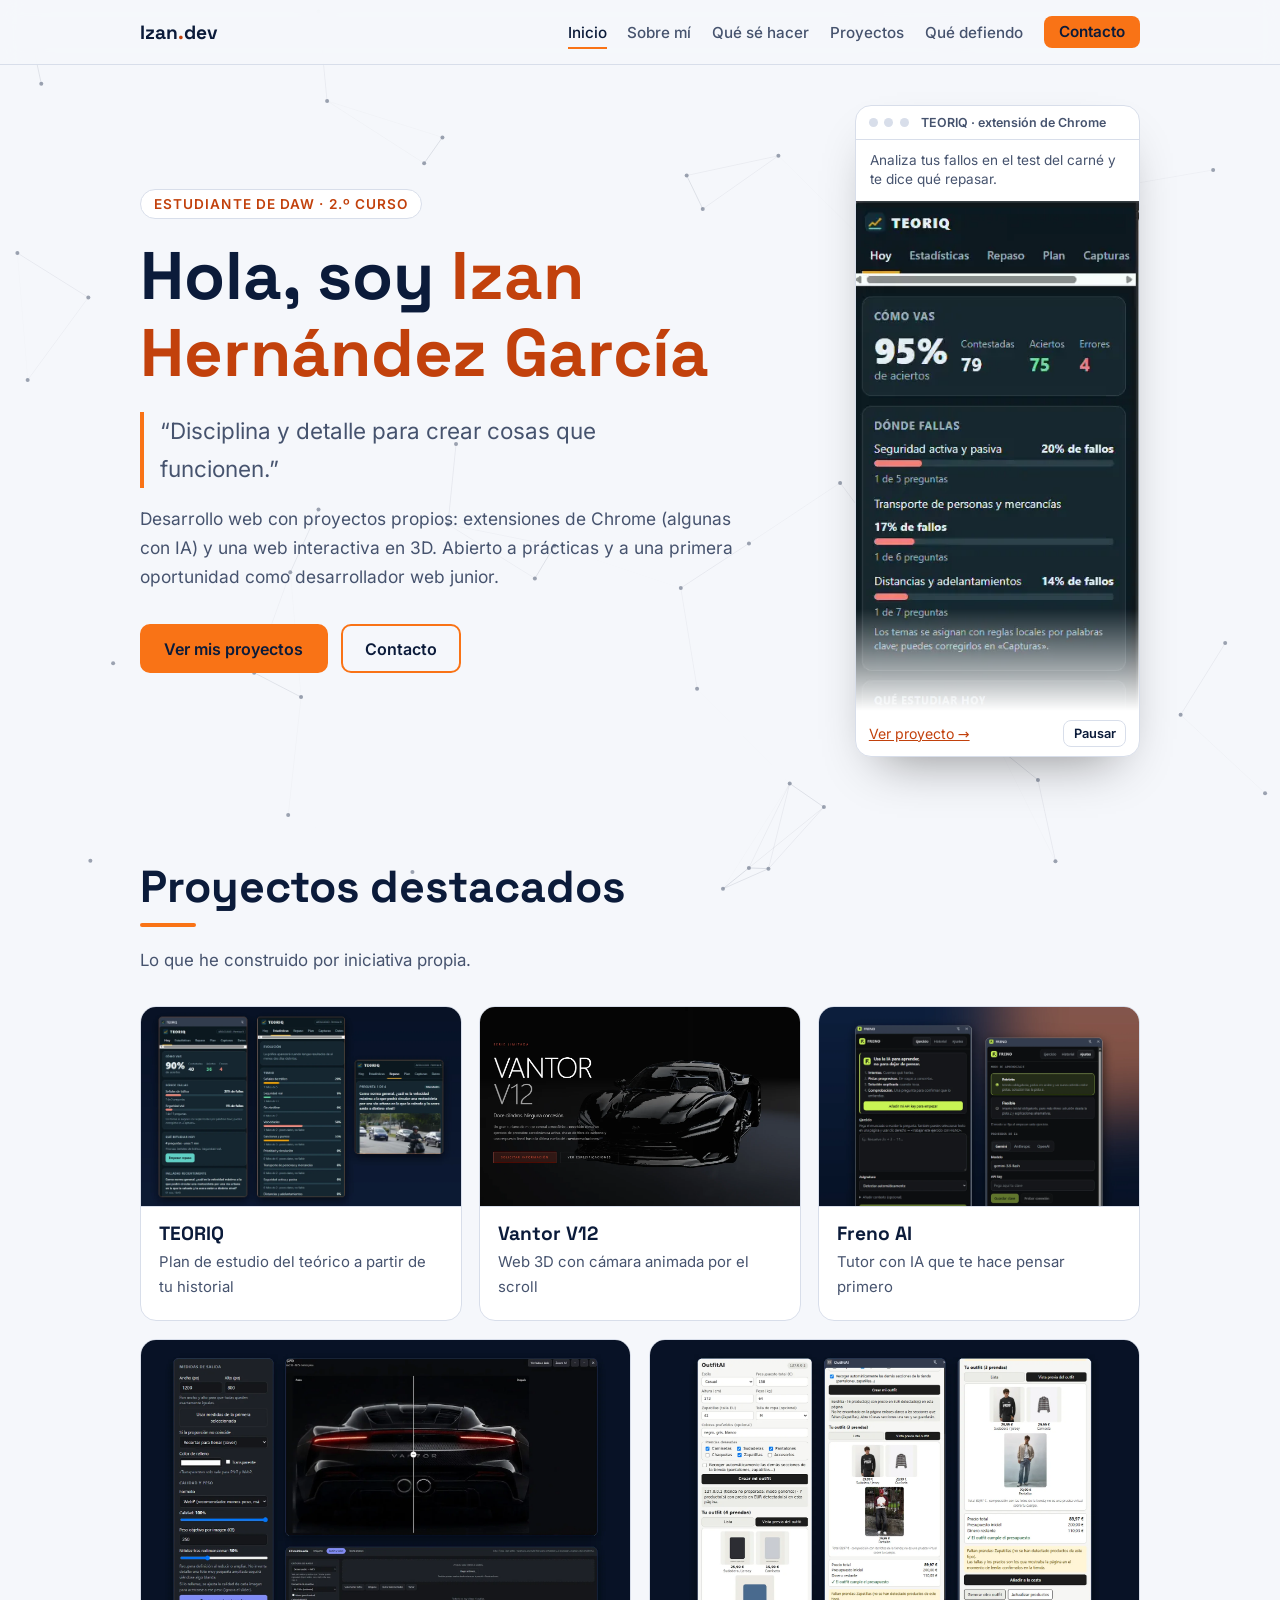
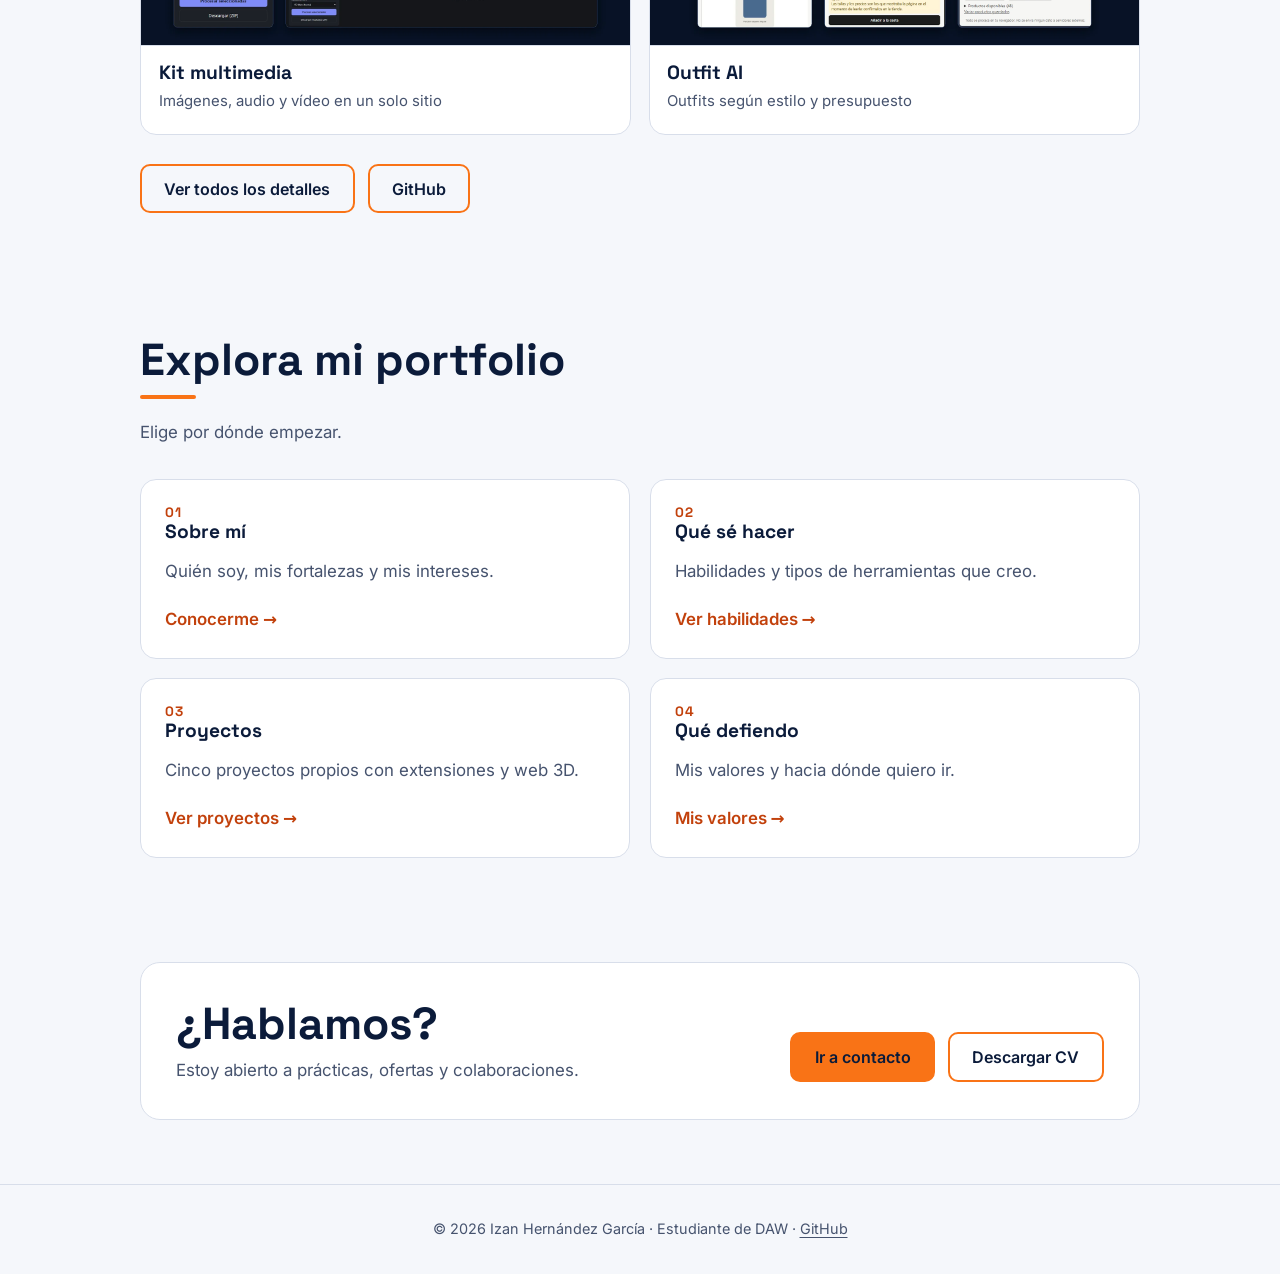
<file: index.html>
<!DOCTYPE html>
<html lang="es">
<head>
<meta charset="utf-8">
<meta name="viewport" content="width=device-width, initial-scale=1">
<title>Estudiante de DAW · Izan Hernández</title>
<meta name="description" content="Portfolio de Izan Hernández, estudiante de Desarrollo de Aplicaciones Web. Disciplina y detalle para crear cosas que funcionen.">

<meta name="theme-color" content="#071226">
<link rel="icon" href="favicon.svg" type="image/svg+xml">
<meta property="og:type" content="website"><meta property="og:locale" content="es_ES">
<meta property="og:title" content="Estudiante de DAW · Izan Hernández"><meta property="og:description" content="Portfolio de Izan Hernández, estudiante de Desarrollo de Aplicaciones Web. Disciplina y detalle para crear cosas que funcionen.">
<meta property="og:url" content="https://izanhg2411.github.io/portfolio/index.html">
<meta property="og:image" content="https://izanhg2411.github.io/portfolio/img/og-image.png"><meta property="og:image:width" content="1200"><meta property="og:image:height" content="630"><meta property="og:image:alt" content="Izan Hernández · Estudiante de Desarrollo de Aplicaciones Web">
<meta name="twitter:card" content="summary_large_image">
<link rel="canonical" href="https://izanhg2411.github.io/portfolio/index.html">
<link rel="stylesheet" href="css/style.css">
<script src="js/main.js" defer></script>
<script type="application/ld+json">{"@context":"https://schema.org","@type":"Person","name":"Izan Hernández","url":"https://izanhg2411.github.io/portfolio/","sameAs":["https://github.com/izanhg2411"],"jobTitle":"Estudiante de Desarrollo de Aplicaciones Web"}</script>
</head>
<body data-page="inicio">
<a class="skip" href="#contenido">Saltar al contenido</a>
<div id="site-header"></div>
<noscript><p class="wrap"><a href="index.html">Inicio</a> · <a href="contacto.html">Contacto</a></p></noscript>
<main id="contenido">
<section class="hero">
 <div class="wrap hero-grid">
  <div class="hero-text">
   <span class="eyebrow">Estudiante de DAW · 2.º curso</span>
   <h1>Hola, soy <em>Izan<br>Hernández García</em></h1>
   <p class="motto">“Disciplina y detalle para crear cosas que funcionen.”</p>
   <p class="hero-sub">Desarrollo web con proyectos propios: extensiones de Chrome (algunas con IA) y una web interactiva en 3D. Abierto a prácticas y a una primera oportunidad como desarrollador web junior.</p>
   <div class="cta"><a class="btn primary" href="proyectos.html">Ver mis proyectos</a><a class="btn ghost" href="contacto.html">Contacto</a></div>
  </div>
  <figure class="hero-demo" role="group" aria-label="Demostración animada de TEORIQ">
   <div class="hd-bar" aria-hidden="true"><span></span><span></span><span></span><b>TEORIQ · extensión de Chrome</b></div>
   <p class="hd-desc">Analiza tus fallos en el test del carné y te dice qué repasar.</p>
   <video muted loop playsinline preload="none" poster="video/portada-teoriq.webp" width="344" height="620" aria-hidden="true" data-src="video/portada-teoriq.mp4"></video>
   <figcaption><a href="proyectos.html#teoriq">Ver proyecto →</a><button type="button" class="hd-pause" aria-pressed="false" aria-label="Pausar o reproducir la animación">Pausar</button></figcaption>
  </figure>
 </div>
</section>
<section>
 <div class="wrap">
  <h2>Proyectos destacados</h2>
  <p class="lead">Lo que he construido por iniciativa propia.</p>
  <div class="thumbs"><a class="card lk thumb" href="proyectos.html#teoriq"><img src="img/proyectos/teoriq/teoriq-resumen.webp" alt="Capturas de TEORIQ" width="1600" height="1000" loading="lazy" decoding="async"><div><h3>TEORIQ</h3><p>Plan de estudio del teórico a partir de tu historial</p></div></a><a class="card lk thumb" href="proyectos.html#vantor"><img src="img/proyectos/vantor-v12.webp" alt="Captura de Vantor V12" width="1248" height="780" loading="lazy" decoding="async"><div><h3>Vantor V12</h3><p>Web 3D con cámara animada por el scroll</p></div></a><a class="card lk thumb" href="proyectos.html#freno"><img src="img/proyectos/freno-ai.webp" alt="Captura de Freno AI" width="1600" height="1000" loading="lazy" decoding="async"><div><h3>Freno AI</h3><p>Tutor con IA que te hace pensar primero</p></div></a><a class="card lk thumb" href="proyectos.html#kit"><img src="img/proyectos/kit-multimedia/kit-resumen.webp" alt="Captura de Kit multimedia" width="1600" height="1000" loading="lazy" decoding="async"><div><h3>Kit multimedia</h3><p>Imágenes, audio y vídeo en un solo sitio</p></div></a><a class="card lk thumb" href="proyectos.html#outfit"><img src="img/proyectos/outfit-ai/outfit-resumen.webp" alt="Captura de Outfit AI" width="1600" height="1000" loading="lazy" decoding="async"><div><h3>Outfit AI</h3><p>Outfits según estilo y presupuesto</p></div></a></div>
  <p class="more"><a class="btn ghost" href="proyectos.html">Ver todos los detalles</a> <a class="btn ghost" href="https://github.com/izanhg2411" target="_blank" rel="noopener">GitHub</a></p>
 </div>
</section>
<section>
 <div class="wrap">
  <h2>Explora mi portfolio</h2>
  <p class="lead">Elige por dónde empezar.</p>
  <div class="grid g4">
   <a class="card lk" href="sobre-mi.html"><span class="num">01</span><h3>Sobre mí</h3><p>Quién soy, mis fortalezas y mis intereses.</p><span class="go">Conocerme →</span></a>
   <a class="card lk" href="habilidades.html"><span class="num">02</span><h3>Qué sé hacer</h3><p>Habilidades y tipos de herramientas que creo.</p><span class="go">Ver habilidades →</span></a>
   <a class="card lk" href="proyectos.html"><span class="num">03</span><h3>Proyectos</h3><p>Cinco proyectos propios con extensiones y web 3D.</p><span class="go">Ver proyectos →</span></a>
   <a class="card lk" href="valores.html"><span class="num">04</span><h3>Qué defiendo</h3><p>Mis valores y hacia dónde quiero ir.</p><span class="go">Mis valores →</span></a>
  </div>
 </div>
</section>
<section>
 <div class="wrap">
  <div class="band"><div><h2>¿Hablamos?</h2><p>Estoy abierto a prácticas, ofertas y colaboraciones.</p></div><div class="cta"><a class="btn primary" href="contacto.html">Ir a contacto</a><a class="btn ghost" data-cv href="cv/Izan-Hernandez-CV.pdf" download hidden>Descargar CV</a></div></div>
 </div>
</section>
</main>
<footer id="site-footer"></footer>
</body>
</html>
</file>
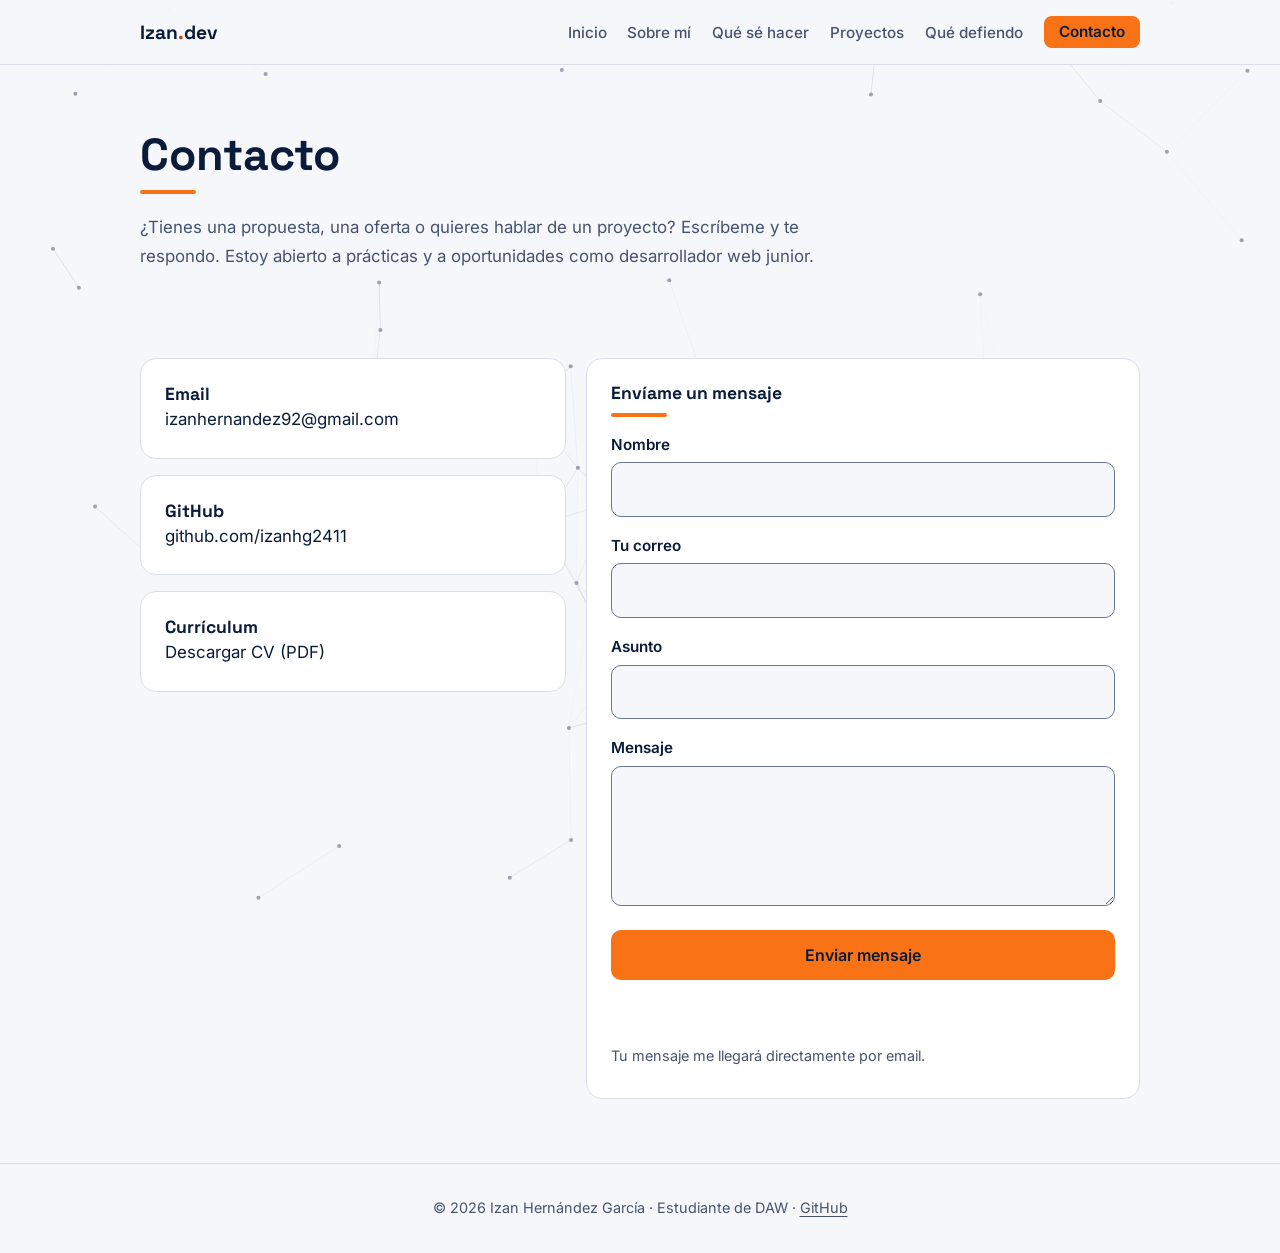
<file: contacto.html>
<!DOCTYPE html>
<html lang="es">
<head>
<meta charset="utf-8">
<meta name="viewport" content="width=device-width, initial-scale=1">
<title>Contacto · Izan Hernández</title>
<meta name="description" content="Contacta con Izan por email o GitHub.">

<meta name="theme-color" content="#071226">
<link rel="icon" href="favicon.svg" type="image/svg+xml">
<meta property="og:type" content="website"><meta property="og:locale" content="es_ES">
<meta property="og:title" content="Contacto · Izan Hernández"><meta property="og:description" content="Contacta con Izan por email o GitHub.">
<meta property="og:url" content="https://izanhg2411.github.io/portfolio/contacto.html">
<meta property="og:image" content="https://izanhg2411.github.io/portfolio/img/og-image.png"><meta property="og:image:width" content="1200"><meta property="og:image:height" content="630"><meta property="og:image:alt" content="Izan Hernández · Estudiante de Desarrollo de Aplicaciones Web">
<meta name="twitter:card" content="summary_large_image">
<link rel="canonical" href="https://izanhg2411.github.io/portfolio/contacto.html">
<link rel="stylesheet" href="css/style.css">
<script src="js/main.js" defer></script>
</head>
<body data-page="contacto">
<a class="skip" href="#contenido">Saltar al contenido</a>
<div id="site-header"></div>
<noscript><p class="wrap"><a href="index.html">Inicio</a> · <a href="contacto.html">Contacto</a></p></noscript>
<main id="contenido">
<div class="page-head"><div class="wrap"><h1 class="title">Contacto</h1>
 <p class="lead">¿Tienes una propuesta, una oferta o quieres hablar de un proyecto? Escríbeme y te respondo. Estoy abierto a prácticas y a oportunidades como desarrollador web junior.</p></div></div>
<section><div class="wrap"><div class="contact-layout">
 <div class="stack">
  <a class="card lk" data-link="email" href="#"><strong>Email</strong><span class="val"></span></a>
  <a class="card lk" data-link="linkedin" href="#"><strong>LinkedIn</strong><span class="val"></span></a>
  <a class="card lk" data-link="github" href="#"><strong>GitHub</strong><span class="val"></span></a>
  <a class="card lk" data-cv href="cv/Izan-Hernandez-CV.pdf" download hidden><strong>Currículum</strong><span class="val">Descargar CV (PDF)</span></a>
 </div>
 <div class="card">
  <h2 class="sub" style="margin-top:0">Envíame un mensaje</h2>
  <form class="form" id="contact-form">
   <div><label for="nombre">Nombre</label><input id="nombre" name="nombre" autocomplete="name" required></div>
   <div><label for="correo">Tu correo</label><input id="correo" name="correo" type="email" autocomplete="email" required></div>
   <div><label for="asunto">Asunto</label><input id="asunto" name="asunto" required></div>
   <div><label for="mensaje">Mensaje</label><textarea id="mensaje" name="mensaje" required></textarea></div>
   <button class="btn primary" type="submit">Enviar mensaje</button>
   <p id="status" role="status" aria-live="polite"></p>
   <p class="note">Tu mensaje me llegará directamente por email.</p>
  </form>
 </div>
</div></div></section>
</main>
<footer id="site-footer"></footer>
</body>
</html>
</file>
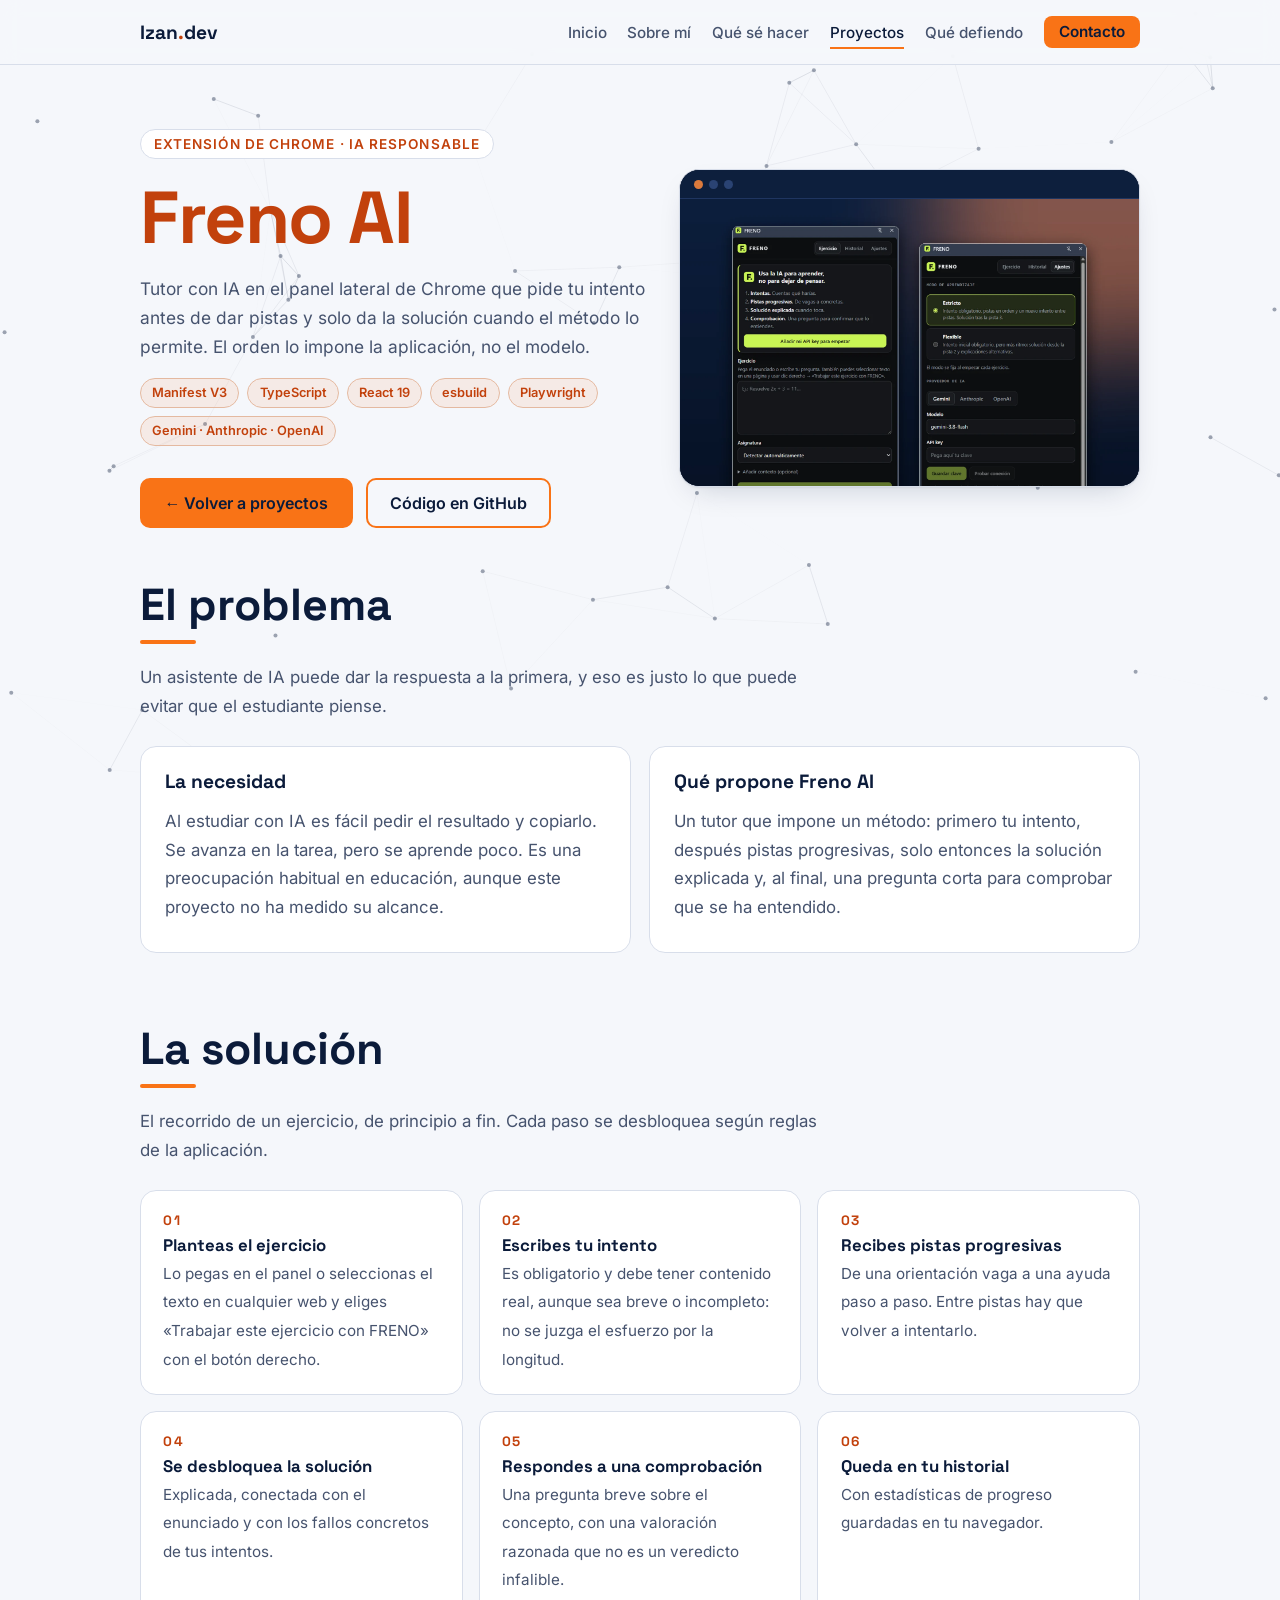
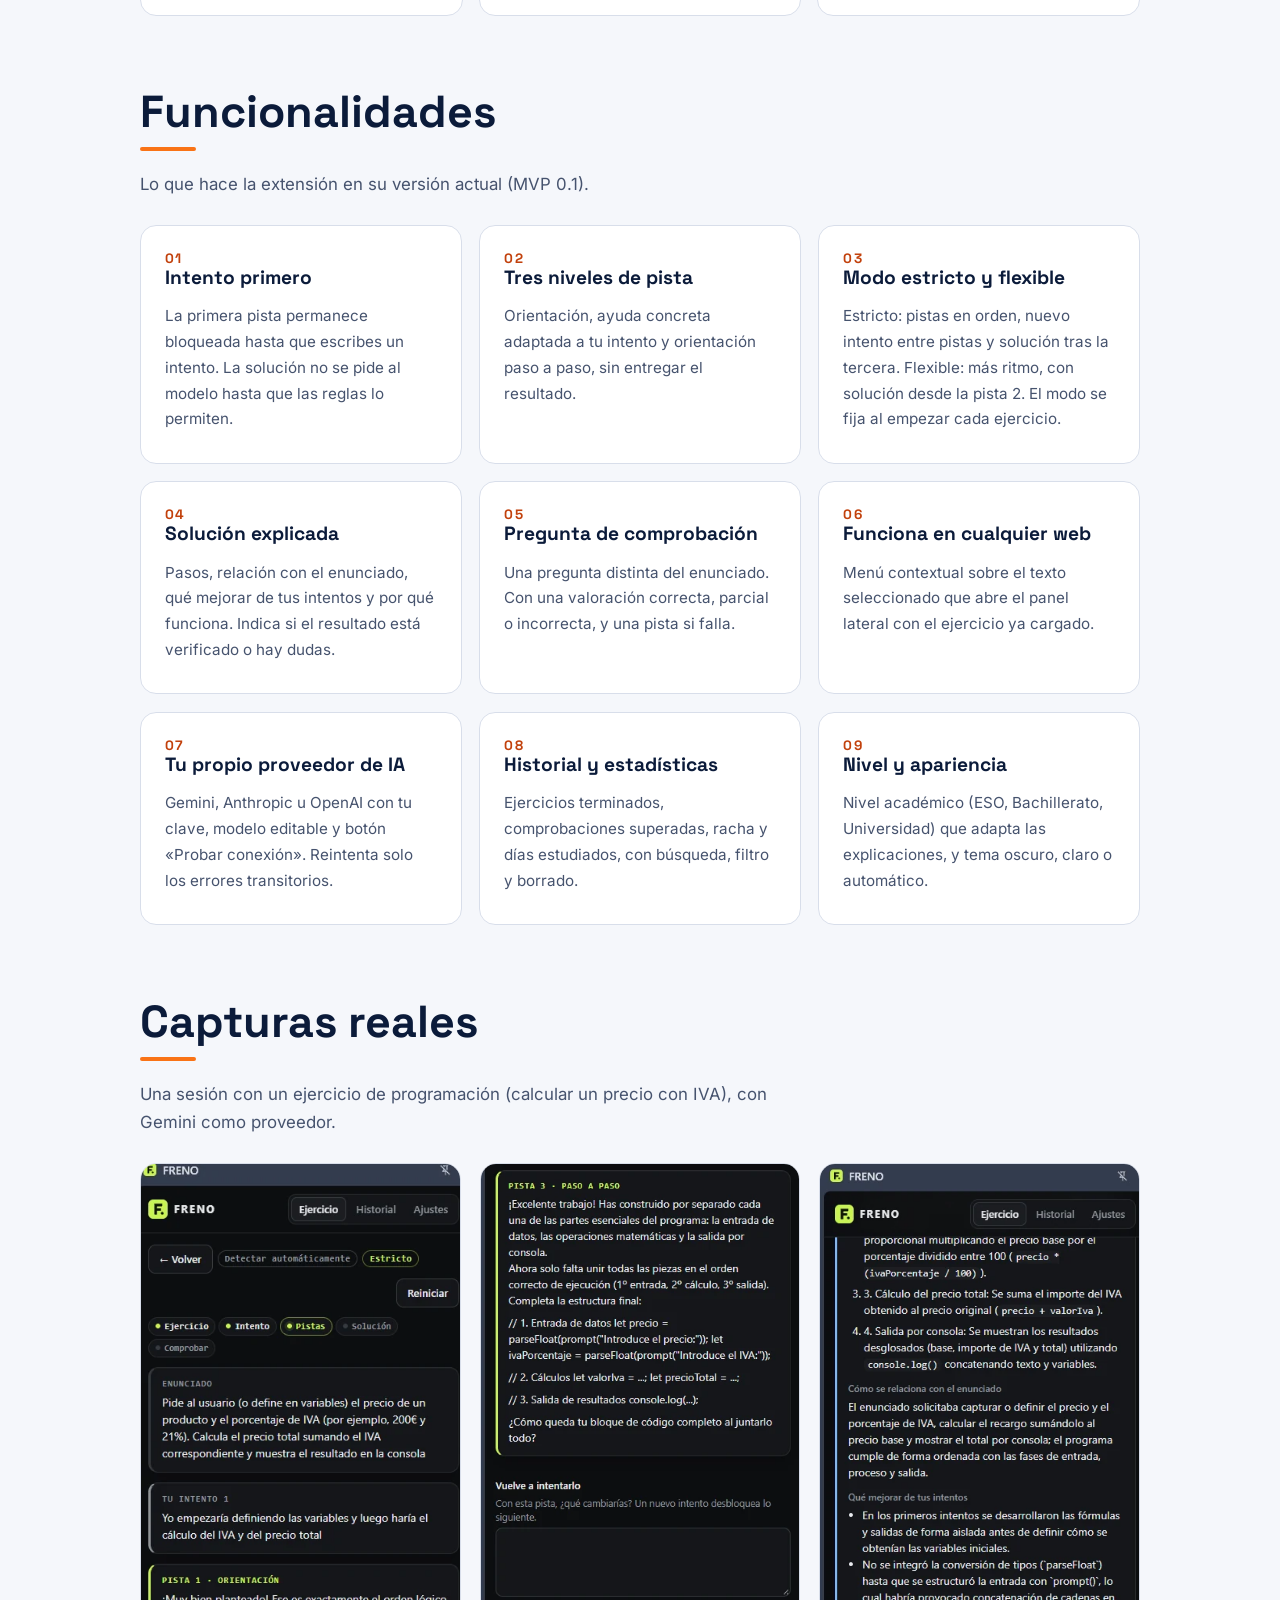
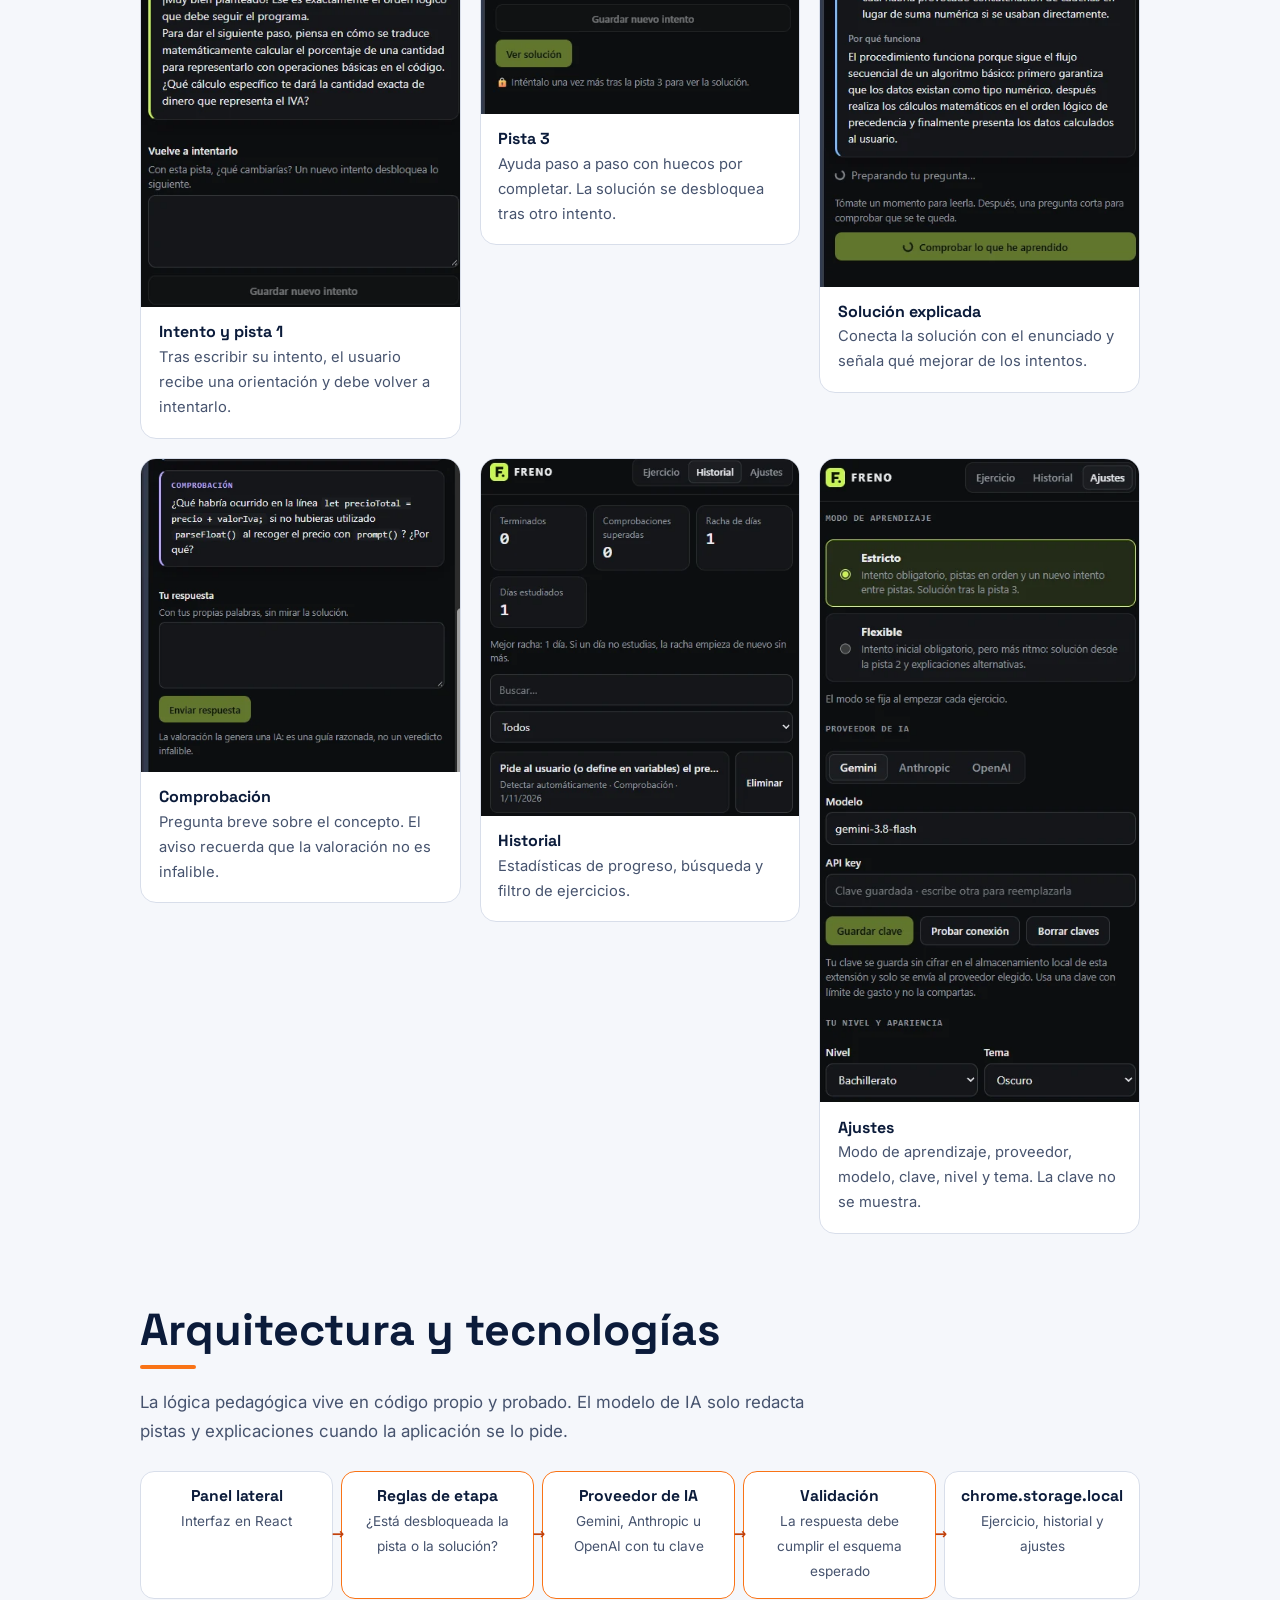
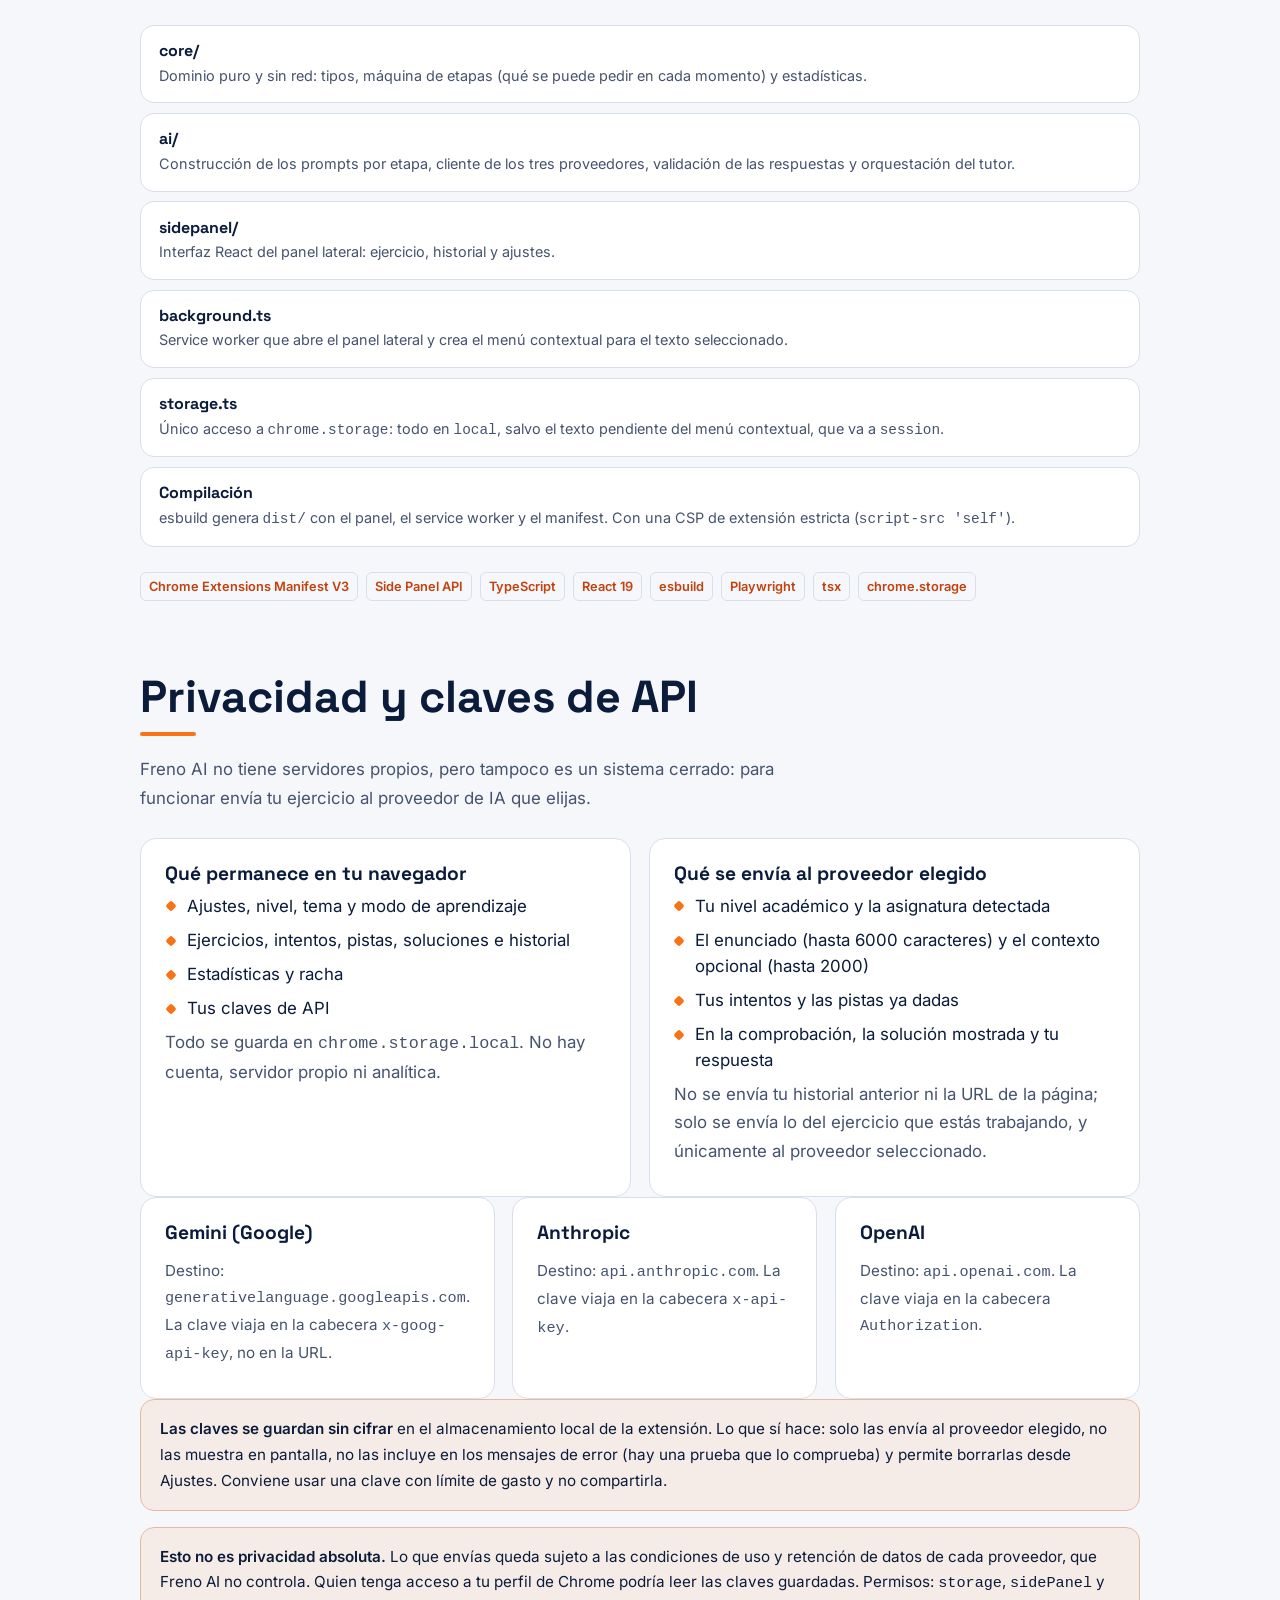
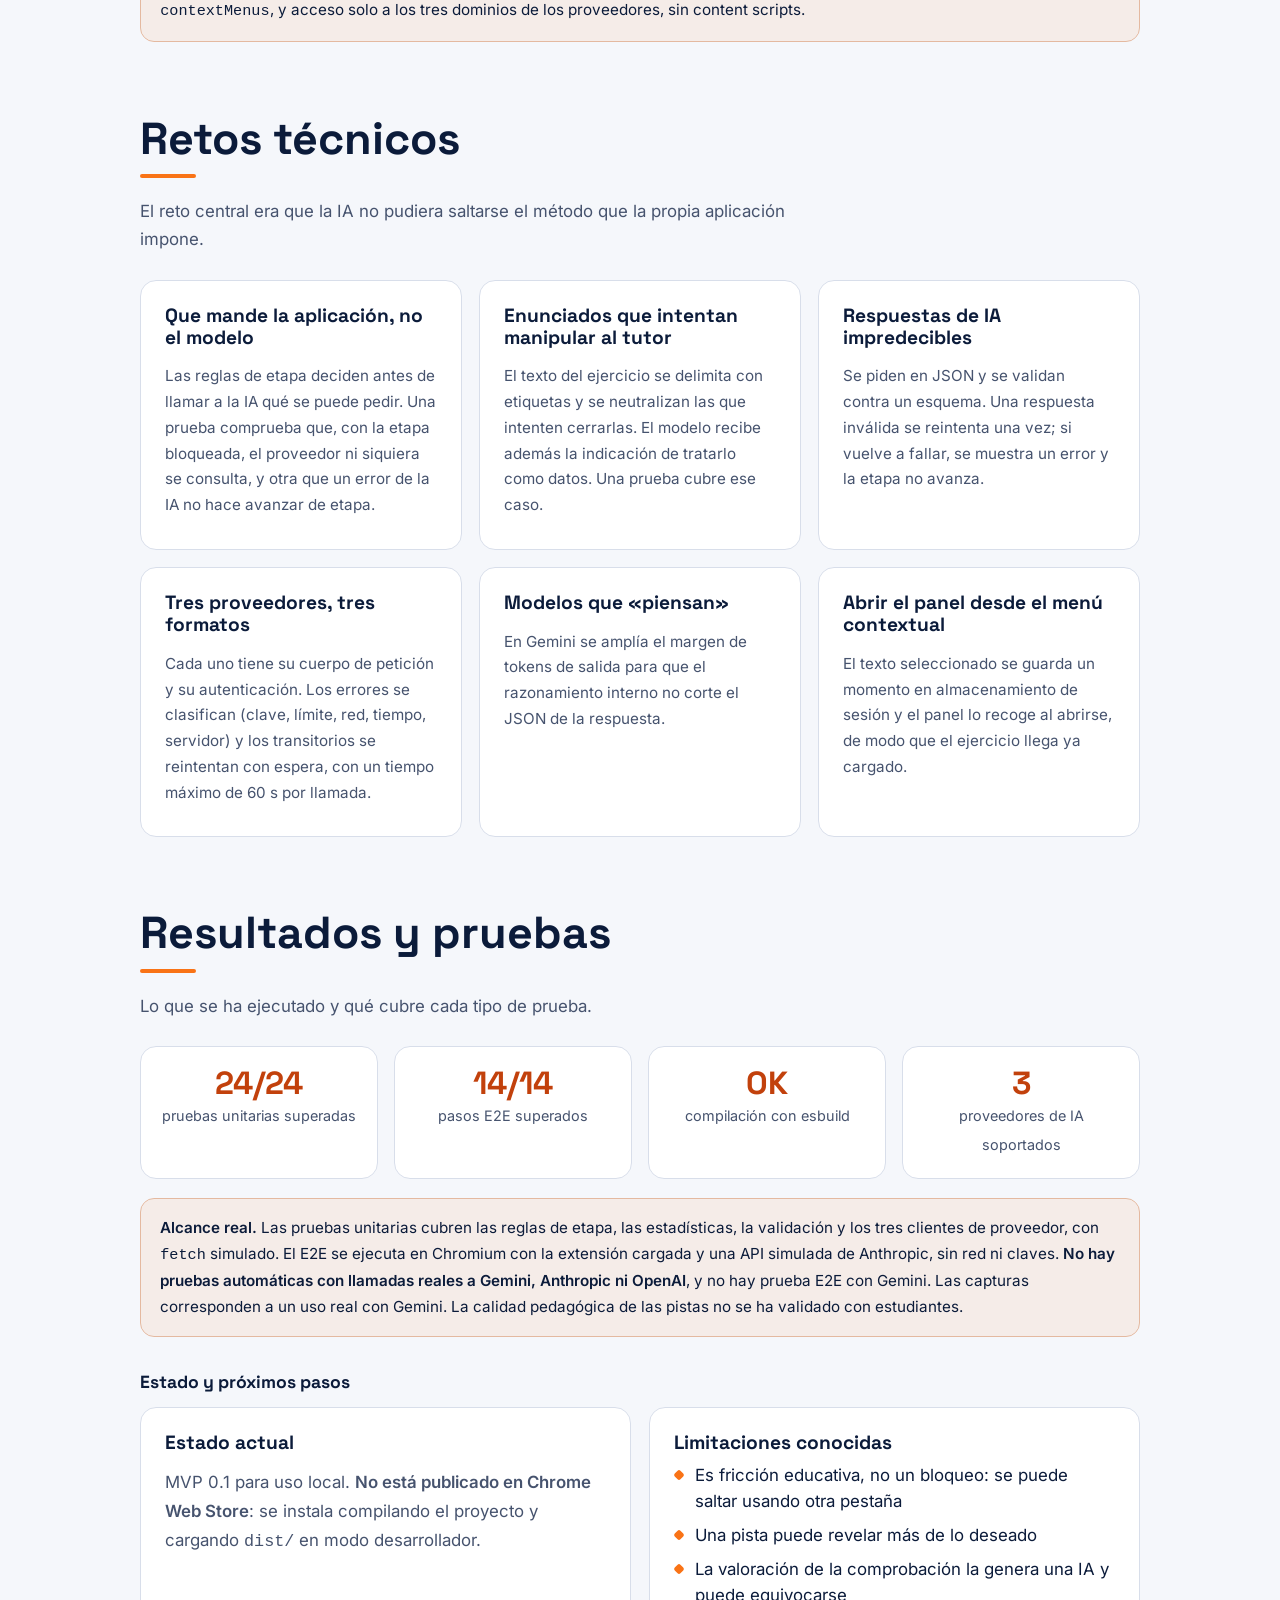
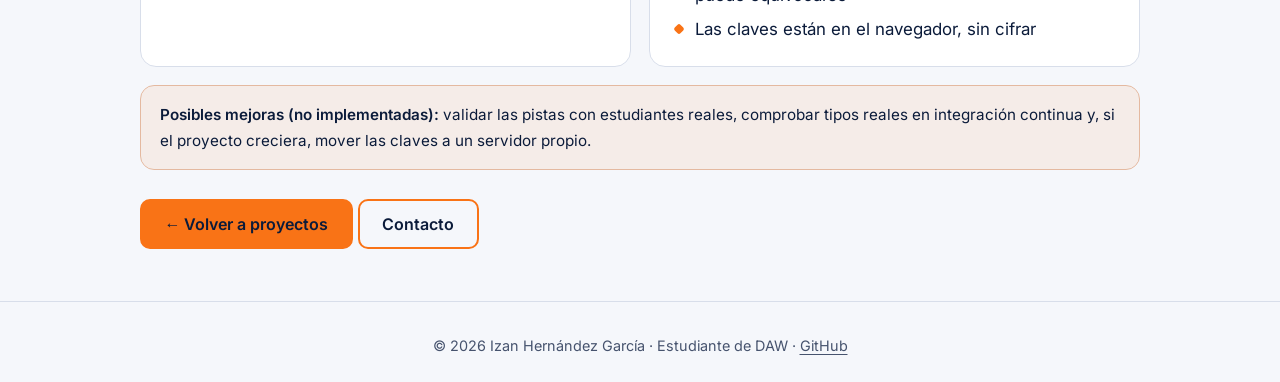
<file: freno-ai.html>
<!DOCTYPE html>
<html lang="es">
<head>
<meta charset="utf-8">
<meta name="viewport" content="width=device-width, initial-scale=1">
<title>Freno AI · Proyectos · Izan Hernández</title>
<meta name="description" content="Freno AI: extensión de Chrome (Manifest V3, TypeScript, React) con un tutor en el panel lateral que exige tu intento antes de dar pistas y solo da la solución cuando el método lo permite. Funciona con tu propia clave de Gemini, Anthropic u OpenAI. Proyecto de Izan Hernández.">

<meta name="theme-color" content="#071226">
<link rel="icon" href="favicon.svg" type="image/svg+xml">
<meta property="og:type" content="website"><meta property="og:locale" content="es_ES">
<meta property="og:title" content="Freno AI · Izan Hernández"><meta property="og:description" content="Tutor con IA en el panel lateral de Chrome que pide tu intento antes de dar pistas.">
<meta property="og:url" content="https://izanhg2411.github.io/portfolio/freno-ai.html">
<meta name="twitter:card" content="summary_large_image">
<meta property="og:image" content="https://izanhg2411.github.io/portfolio/img/proyectos/freno-ai.webp">
<link rel="canonical" href="https://izanhg2411.github.io/portfolio/freno-ai.html">
<link rel="stylesheet" href="css/style.css">
<script src="js/main.js" defer></script>
</head>
<body data-page="proyectos">
<a class="skip" href="#contenido">Saltar al contenido</a>
<div id="site-header"></div>
<noscript><p class="wrap"><a href="index.html">Inicio</a> · <a href="proyectos.html">Proyectos</a> · <a href="contacto.html">Contacto</a></p></noscript>
<main id="contenido">

<!-- A. Hero -->
<div class="wrap">
 <div class="tq-hero">
  <div>
   <span class="eyebrow">Extensión de Chrome · IA responsable</span>
   <h1><em>Freno AI</em></h1>
   <p class="hero-sub">Tutor con IA en el panel lateral de Chrome que pide tu intento antes de dar pistas y solo da la solución cuando el método lo permite. El orden lo impone la aplicación, no el modelo.</p>
   <div class="chips" aria-label="Tecnologías"><span>Manifest V3</span><span>TypeScript</span><span>React 19</span><span>esbuild</span><span>Playwright</span><span>Gemini · Anthropic · OpenAI</span></div>
   <div class="cta">
    <a class="btn primary" href="proyectos.html#freno">← Volver a proyectos</a>
    <a class="btn ghost" data-pj="frenoCode" href="#">Código en GitHub</a>
   </div>
  </div>
  <figure class="tq-shot">
   <div class="pj-bar" aria-hidden="true"><i></i><i></i><i></i></div>
   <img src="img/proyectos/freno-ai.webp" alt="Freno AI en el panel lateral de Chrome: pantalla de inicio y ajustes con los tres proveedores de IA" width="1600" height="1000" decoding="async">
  </figure>
 </div>
</div>

<!-- B. Problema -->
<section class="tq-sec"><div class="wrap">
 <h2>El problema</h2>
 <p class="lead">Un asistente de IA puede dar la respuesta a la primera, y eso es justo lo que puede evitar que el estudiante piense.</p>
 <div class="tq-two">
  <div class="card"><h3>La necesidad</h3><p>Al estudiar con IA es fácil pedir el resultado y copiarlo. Se avanza en la tarea, pero se aprende poco. Es una preocupación habitual en educación, aunque este proyecto no ha medido su alcance.</p></div>
  <div class="card"><h3>Qué propone Freno AI</h3><p>Un tutor que impone un método: primero tu intento, después pistas progresivas, solo entonces la solución explicada y, al final, una pregunta corta para comprobar que se ha entendido.</p></div>
 </div>
</div></section>

<!-- C. Solución -->
<section class="tq-sec"><div class="wrap">
 <h2>La solución</h2>
 <p class="lead">El recorrido de un ejercicio, de principio a fin. Cada paso se desbloquea según reglas de la aplicación.</p>
 <ol class="tq-steps">
  <li><strong>Planteas el ejercicio</strong><span>Lo pegas en el panel o seleccionas el texto en cualquier web y eliges «Trabajar este ejercicio con FRENO» con el botón derecho.</span></li>
  <li><strong>Escribes tu intento</strong><span>Es obligatorio y debe tener contenido real, aunque sea breve o incompleto: no se juzga el esfuerzo por la longitud.</span></li>
  <li><strong>Recibes pistas progresivas</strong><span>De una orientación vaga a una ayuda paso a paso. Entre pistas hay que volver a intentarlo.</span></li>
  <li><strong>Se desbloquea la solución</strong><span>Explicada, conectada con el enunciado y con los fallos concretos de tus intentos.</span></li>
  <li><strong>Respondes a una comprobación</strong><span>Una pregunta breve sobre el concepto, con una valoración razonada que no es un veredicto infalible.</span></li>
  <li><strong>Queda en tu historial</strong><span>Con estadísticas de progreso guardadas en tu navegador.</span></li>
 </ol>
</div></section>

<!-- D. Funcionalidades -->
<section class="tq-sec"><div class="wrap">
 <h2>Funcionalidades</h2>
 <p class="lead">Lo que hace la extensión en su versión actual (MVP 0.1).</p>
 <div class="tq-feats">
  <div class="card"><span class="num">01</span><h3>Intento primero</h3><p>La primera pista permanece bloqueada hasta que escribes un intento. La solución no se pide al modelo hasta que las reglas lo permiten.</p></div>
  <div class="card"><span class="num">02</span><h3>Tres niveles de pista</h3><p>Orientación, ayuda concreta adaptada a tu intento y orientación paso a paso, sin entregar el resultado.</p></div>
  <div class="card"><span class="num">03</span><h3>Modo estricto y flexible</h3><p>Estricto: pistas en orden, nuevo intento entre pistas y solución tras la tercera. Flexible: más ritmo, con solución desde la pista 2. El modo se fija al empezar cada ejercicio.</p></div>
  <div class="card"><span class="num">04</span><h3>Solución explicada</h3><p>Pasos, relación con el enunciado, qué mejorar de tus intentos y por qué funciona. Indica si el resultado está verificado o hay dudas.</p></div>
  <div class="card"><span class="num">05</span><h3>Pregunta de comprobación</h3><p>Una pregunta distinta del enunciado. Con una valoración correcta, parcial o incorrecta, y una pista si falla.</p></div>
  <div class="card"><span class="num">06</span><h3>Funciona en cualquier web</h3><p>Menú contextual sobre el texto seleccionado que abre el panel lateral con el ejercicio ya cargado.</p></div>
  <div class="card"><span class="num">07</span><h3>Tu propio proveedor de IA</h3><p>Gemini, Anthropic u OpenAI con tu clave, modelo editable y botón «Probar conexión». Reintenta solo los errores transitorios.</p></div>
  <div class="card"><span class="num">08</span><h3>Historial y estadísticas</h3><p>Ejercicios terminados, comprobaciones superadas, racha y días estudiados, con búsqueda, filtro y borrado.</p></div>
  <div class="card"><span class="num">09</span><h3>Nivel y apariencia</h3><p>Nivel académico (ESO, Bachillerato, Universidad) que adapta las explicaciones, y tema oscuro, claro o automático.</p></div>
 </div>
</div></section>

<!-- Capturas -->
<section class="tq-sec"><div class="wrap">
 <h2>Capturas reales</h2>
 <p class="lead">Una sesión con un ejercicio de programación (calcular un precio con IVA), con Gemini como proveedor.</p>
 <div class="tq-gallery">
  <figure><img src="img/proyectos/freno-ai/pista-1.webp" alt="Ejercicio en modo estricto con el enunciado, el primer intento del usuario y la pista 1 de orientación" width="395" height="922" loading="lazy" decoding="async"><figcaption><strong>Intento y pista 1</strong>Tras escribir su intento, el usuario recibe una orientación y debe volver a intentarlo.</figcaption></figure>
  <figure><img src="img/proyectos/freno-ai/pista-3.webp" alt="Pista 3 paso a paso con una estructura de código incompleta y el botón Ver solución todavía bloqueado" width="415" height="717" loading="lazy" decoding="async"><figcaption><strong>Pista 3</strong>Ayuda paso a paso con huecos por completar. La solución se desbloquea tras otro intento.</figcaption></figure>
  <figure><img src="img/proyectos/freno-ai/solucion.webp" alt="Solución explicada con la relación con el enunciado, qué mejorar de los intentos y por qué funciona" width="408" height="926" loading="lazy" decoding="async"><figcaption><strong>Solución explicada</strong>Conecta la solución con el enunciado y señala qué mejorar de los intentos.</figcaption></figure>
 </div>
 <div class="tq-gallery">
  <figure><img src="img/proyectos/freno-ai/comprobacion.webp" alt="Pregunta de comprobación con un campo de respuesta y el aviso de que la valoración la genera una IA" width="430" height="423" loading="lazy" decoding="async"><figcaption><strong>Comprobación</strong>Pregunta breve sobre el concepto. El aviso recuerda que la valoración no es infalible.</figcaption></figure>
  <figure><img src="img/proyectos/freno-ai/historial.webp" alt="Historial con ejercicios terminados, comprobaciones superadas, racha y días estudiados" width="420" height="471" loading="lazy" decoding="async"><figcaption><strong>Historial</strong>Estadísticas de progreso, búsqueda y filtro de ejercicios.</figcaption></figure>
  <figure><img src="img/proyectos/freno-ai/ajustes.webp" alt="Ajustes: modo de aprendizaje, proveedor de IA, modelo, clave de API, nivel y tema" width="396" height="800" loading="lazy" decoding="async"><figcaption><strong>Ajustes</strong>Modo de aprendizaje, proveedor, modelo, clave, nivel y tema. La clave no se muestra.</figcaption></figure>
 </div>
</div></section>

<!-- E. Arquitectura -->
<section class="tq-sec"><div class="wrap">
 <h2>Arquitectura y tecnologías</h2>
 <p class="lead">La lógica pedagógica vive en código propio y probado. El modelo de IA solo redacta pistas y explicaciones cuando la aplicación se lo pide.</p>
 <ol class="tq-flow" aria-label="Flujo de una petición">
  <li><b>Panel lateral</b><span>Interfaz en React</span></li>
  <li class="core"><b>Reglas de etapa</b><span>¿Está desbloqueada la pista o la solución?</span></li>
  <li class="core"><b>Proveedor de IA</b><span>Gemini, Anthropic u OpenAI con tu clave</span></li>
  <li class="core"><b>Validación</b><span>La respuesta debe cumplir el esquema esperado</span></li>
  <li><b>chrome.storage.local</b><span>Ejercicio, historial y ajustes</span></li>
 </ol>
 <ul class="tq-arch">
  <li><b>core/</b><small>Dominio puro y sin red: tipos, máquina de etapas (qué se puede pedir en cada momento) y estadísticas.</small></li>
  <li><b>ai/</b><small>Construcción de los prompts por etapa, cliente de los tres proveedores, validación de las respuestas y orquestación del tutor.</small></li>
  <li><b>sidepanel/</b><small>Interfaz React del panel lateral: ejercicio, historial y ajustes.</small></li>
  <li><b>background.ts</b><small>Service worker que abre el panel lateral y crea el menú contextual para el texto seleccionado.</small></li>
  <li><b>storage.ts</b><small>Único acceso a <code>chrome.storage</code>: todo en <code>local</code>, salvo el texto pendiente del menú contextual, que va a <code>session</code>.</small></li>
  <li><b>Compilación</b><small>esbuild genera <code>dist/</code> con el panel, el service worker y el manifest. Con una CSP de extensión estricta (<code>script-src 'self'</code>).</small></li>
 </ul>
 <div class="chips" aria-label="Tecnologías"><span>Chrome Extensions Manifest V3</span><span>Side Panel API</span><span>TypeScript</span><span>React 19</span><span>esbuild</span><span>Playwright</span><span>tsx</span><span>chrome.storage</span></div>
</div></section>

<!-- F. Privacidad -->
<section class="tq-sec"><div class="wrap">
 <h2>Privacidad y claves de API</h2>
 <p class="lead">Freno AI no tiene servidores propios, pero tampoco es un sistema cerrado: para funcionar envía tu ejercicio al proveedor de IA que elijas.</p>
 <div class="tq-two">
  <div class="card"><h3>Qué permanece en tu navegador</h3><ul class="tq-list"><li>Ajustes, nivel, tema y modo de aprendizaje</li><li>Ejercicios, intentos, pistas, soluciones e historial</li><li>Estadísticas y racha</li><li>Tus claves de API</li></ul><p>Todo se guarda en <code>chrome.storage.local</code>. No hay cuenta, servidor propio ni analítica.</p></div>
  <div class="card"><h3>Qué se envía al proveedor elegido</h3><ul class="tq-list"><li>Tu nivel académico y la asignatura detectada</li><li>El enunciado (hasta 6000 caracteres) y el contexto opcional (hasta 2000)</li><li>Tus intentos y las pistas ya dadas</li><li>En la comprobación, la solución mostrada y tu respuesta</li></ul><p>No se envía tu historial anterior ni la URL de la página; solo se envía lo del ejercicio que estás trabajando, y únicamente al proveedor seleccionado.</p></div>
 </div>
 <div class="tq-feats">
  <div class="card"><h3>Gemini (Google)</h3><p>Destino: <code>generativelanguage.googleapis.com</code>. La clave viaja en la cabecera <code>x-goog-api-key</code>, no en la URL.</p></div>
  <div class="card"><h3>Anthropic</h3><p>Destino: <code>api.anthropic.com</code>. La clave viaja en la cabecera <code>x-api-key</code>.</p></div>
  <div class="card"><h3>OpenAI</h3><p>Destino: <code>api.openai.com</code>. La clave viaja en la cabecera <code>Authorization</code>.</p></div>
 </div>
 <div class="tq-note"><strong>Las claves se guardan sin cifrar</strong> en el almacenamiento local de la extensión. Lo que sí hace: solo las envía al proveedor elegido, no las muestra en pantalla, no las incluye en los mensajes de error (hay una prueba que lo comprueba) y permite borrarlas desde Ajustes. Conviene usar una clave con límite de gasto y no compartirla.</div>
 <div class="tq-note" style="margin-top:1rem"><strong>Esto no es privacidad absoluta.</strong> Lo que envías queda sujeto a las condiciones de uso y retención de datos de cada proveedor, que Freno AI no controla. Quien tenga acceso a tu perfil de Chrome podría leer las claves guardadas. Permisos: <code>storage</code>, <code>sidePanel</code> y <code>contextMenus</code>, y acceso solo a los tres dominios de los proveedores, sin content scripts.</div>
</div></section>

<!-- G. Retos -->
<section class="tq-sec"><div class="wrap">
 <h2>Retos técnicos</h2>
 <p class="lead">El reto central era que la IA no pudiera saltarse el método que la propia aplicación impone.</p>
 <div class="tq-feats">
  <div class="card"><h3>Que mande la aplicación, no el modelo</h3><p>Las reglas de etapa deciden antes de llamar a la IA qué se puede pedir. Una prueba comprueba que, con la etapa bloqueada, el proveedor ni siquiera se consulta, y otra que un error de la IA no hace avanzar de etapa.</p></div>
  <div class="card"><h3>Enunciados que intentan manipular al tutor</h3><p>El texto del ejercicio se delimita con etiquetas y se neutralizan las que intenten cerrarlas. El modelo recibe además la indicación de tratarlo como datos. Una prueba cubre ese caso.</p></div>
  <div class="card"><h3>Respuestas de IA impredecibles</h3><p>Se piden en JSON y se validan contra un esquema. Una respuesta inválida se reintenta una vez; si vuelve a fallar, se muestra un error y la etapa no avanza.</p></div>
  <div class="card"><h3>Tres proveedores, tres formatos</h3><p>Cada uno tiene su cuerpo de petición y su autenticación. Los errores se clasifican (clave, límite, red, tiempo, servidor) y los transitorios se reintentan con espera, con un tiempo máximo de 60 s por llamada.</p></div>
  <div class="card"><h3>Modelos que «piensan»</h3><p>En Gemini se amplía el margen de tokens de salida para que el razonamiento interno no corte el JSON de la respuesta.</p></div>
  <div class="card"><h3>Abrir el panel desde el menú contextual</h3><p>El texto seleccionado se guarda un momento en almacenamiento de sesión y el panel lo recoge al abrirse, de modo que el ejercicio llega ya cargado.</p></div>
 </div>
</div></section>

<!-- H. Resultados -->
<section class="tq-sec"><div class="wrap">
 <h2>Resultados y pruebas</h2>
 <p class="lead">Lo que se ha ejecutado y qué cubre cada tipo de prueba.</p>
 <div class="tq-stats">
  <div class="tq-stat"><b>24/24</b><span>pruebas unitarias superadas</span></div>
  <div class="tq-stat"><b>14/14</b><span>pasos E2E superados</span></div>
  <div class="tq-stat"><b>OK</b><span>compilación con esbuild</span></div>
  <div class="tq-stat"><b>3</b><span>proveedores de IA soportados</span></div>
 </div>
 <div class="tq-note"><strong>Alcance real.</strong> Las pruebas unitarias cubren las reglas de etapa, las estadísticas, la validación y los tres clientes de proveedor, con <code>fetch</code> simulado. El E2E se ejecuta en Chromium con la extensión cargada y una API simulada de Anthropic, sin red ni claves. <strong>No hay pruebas automáticas con llamadas reales a Gemini, Anthropic ni OpenAI</strong>, y no hay prueba E2E con Gemini. Las capturas corresponden a un uso real con Gemini. La calidad pedagógica de las pistas no se ha validado con estudiantes.</div>
 <h3 class="sub">Estado y próximos pasos</h3>
 <div class="tq-two">
  <div class="card"><h3>Estado actual</h3><p>MVP 0.1 para uso local. <strong>No está publicado en Chrome Web Store</strong>: se instala compilando el proyecto y cargando <code>dist/</code> en modo desarrollador.</p></div>
  <div class="card"><h3>Limitaciones conocidas</h3><ul class="tq-list"><li>Es fricción educativa, no un bloqueo: se puede saltar usando otra pestaña</li><li>Una pista puede revelar más de lo deseado</li><li>La valoración de la comprobación la genera una IA y puede equivocarse</li><li>Las claves están en el navegador, sin cifrar</li></ul></div>
 </div>
 <p class="tq-note" style="margin-top:1.1rem"><strong>Posibles mejoras (no implementadas):</strong> validar las pistas con estudiantes reales, comprobar tipos reales en integración continua y, si el proyecto creciera, mover las claves a un servidor propio.</p>
 <p class="tq-back"><a class="btn primary" href="proyectos.html#freno">← Volver a proyectos</a> <a class="btn ghost" href="contacto.html">Contacto</a></p>
</div></section>

</main>
<footer id="site-footer"></footer>
</body>
</html>
</file>
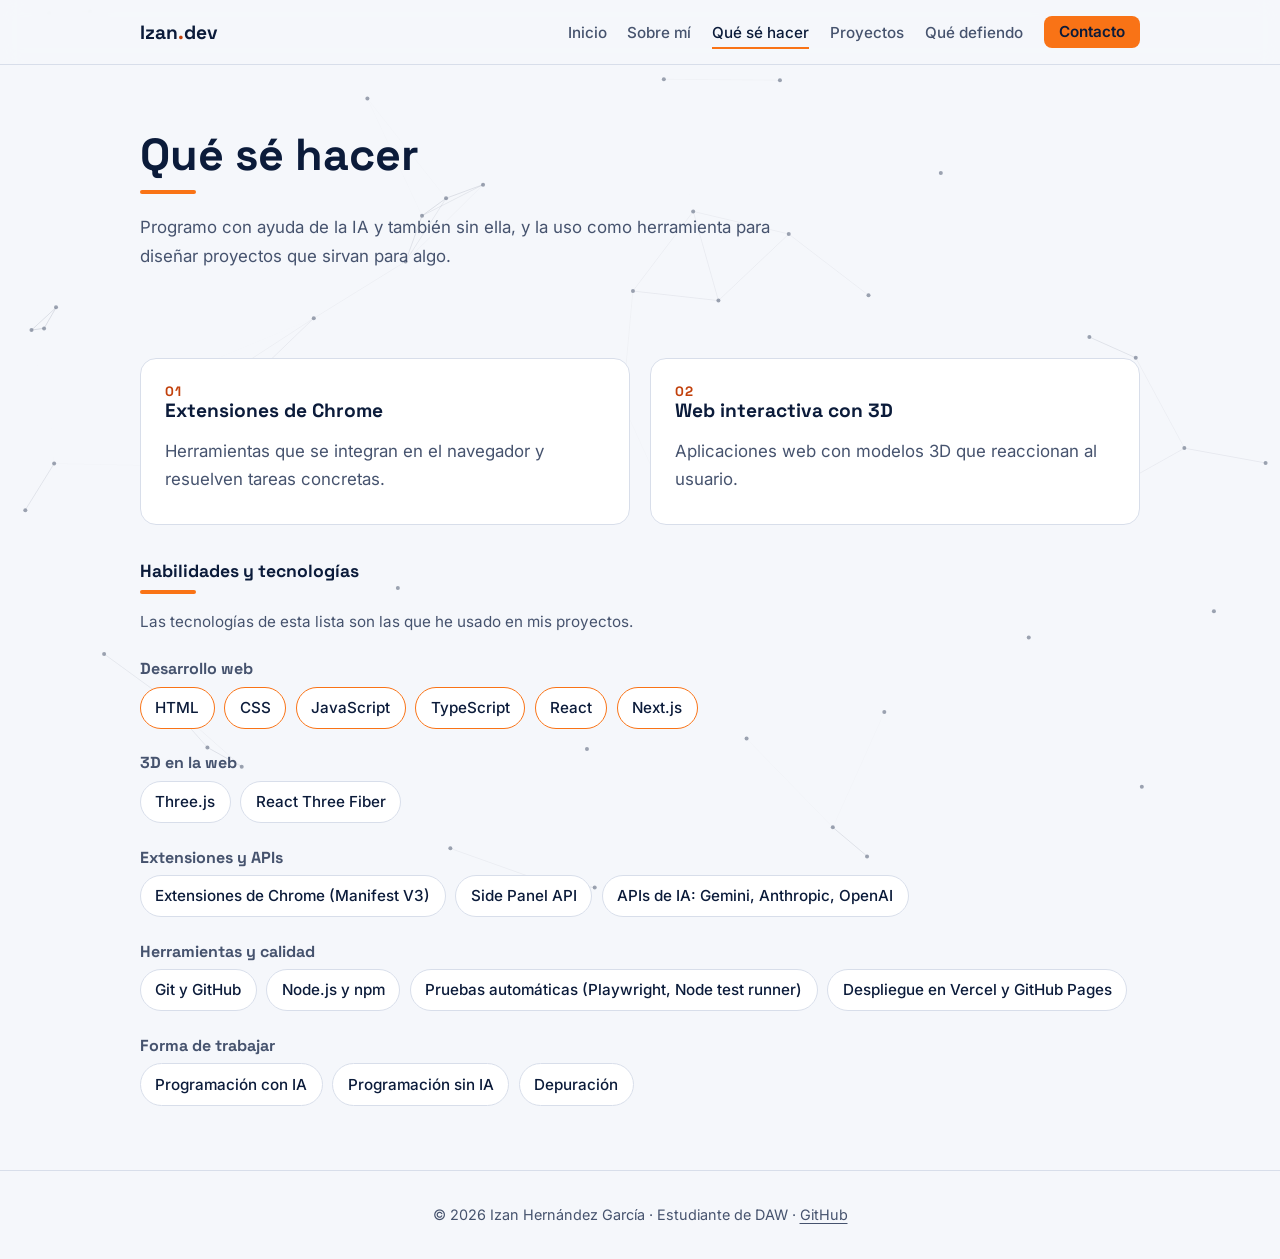
<file: habilidades.html>
<!DOCTYPE html>
<html lang="es">
<head>
<meta charset="utf-8">
<meta name="viewport" content="width=device-width, initial-scale=1">
<title>Qué sé hacer · Izan Hernández</title>
<meta name="description" content="Habilidades y tecnologías de Izan.">

<meta name="theme-color" content="#071226">
<link rel="icon" href="favicon.svg" type="image/svg+xml">
<meta property="og:type" content="website"><meta property="og:locale" content="es_ES">
<meta property="og:title" content="Qué sé hacer · Izan Hernández"><meta property="og:description" content="Habilidades y tecnologías de Izan.">
<meta property="og:url" content="https://izanhg2411.github.io/portfolio/habilidades.html">
<meta property="og:image" content="https://izanhg2411.github.io/portfolio/img/og-image.png"><meta property="og:image:width" content="1200"><meta property="og:image:height" content="630"><meta property="og:image:alt" content="Izan Hernández · Estudiante de Desarrollo de Aplicaciones Web">
<meta name="twitter:card" content="summary_large_image">
<link rel="canonical" href="https://izanhg2411.github.io/portfolio/habilidades.html">
<link rel="stylesheet" href="css/style.css">
<script src="js/main.js" defer></script>
</head>
<body data-page="habilidades">
<a class="skip" href="#contenido">Saltar al contenido</a>
<div id="site-header"></div>
<noscript><p class="wrap"><a href="index.html">Inicio</a> · <a href="contacto.html">Contacto</a></p></noscript>
<main id="contenido">
<div class="page-head"><div class="wrap"><h1 class="title">Qué sé hacer</h1>
 <p class="lead">Programo con ayuda de la IA y también sin ella, y la uso como herramienta para diseñar proyectos que sirvan para algo.</p></div></div>
<section><div class="wrap">
 <div class="grid g2">
  <article class="card"><span class="num">01</span><h3>Extensiones de Chrome</h3><p>Herramientas que se integran en el navegador y resuelven tareas concretas.</p></article>
  <article class="card"><span class="num">02</span><h3>Web interactiva con 3D</h3><p>Aplicaciones web con modelos 3D que reaccionan al usuario.</p></article>
 </div>
 <h2 class="sub">Habilidades y tecnologías</h2>
 <p class="note-s">Las tecnologías de esta lista son las que he usado en mis proyectos.</p>
 <h3 class="grp">Desarrollo web</h3>
 <ul class="tags"><li class="hot">HTML</li><li class="hot">CSS</li><li class="hot">JavaScript</li><li class="hot">TypeScript</li><li class="hot">React</li><li class="hot">Next.js</li></ul>
 <h3 class="grp">3D en la web</h3>
 <ul class="tags"><li>Three.js</li><li>React Three Fiber</li></ul>
 <h3 class="grp">Extensiones y APIs</h3>
 <ul class="tags"><li>Extensiones de Chrome (Manifest V3)</li><li>Side Panel API</li><li>APIs de IA: Gemini, Anthropic, OpenAI</li></ul>
 <h3 class="grp">Herramientas y calidad</h3>
 <ul class="tags"><li>Git y GitHub</li><li>Node.js y npm</li><li>Pruebas automáticas (Playwright, Node test runner)</li><li>Despliegue en Vercel y GitHub Pages</li></ul>
 <h3 class="grp">Forma de trabajar</h3>
 <ul class="tags"><li>Programación con IA</li><li>Programación sin IA</li><li>Depuración</li></ul>
</div></section>
</main>
<footer id="site-footer"></footer>
</body>
</html>
</file>
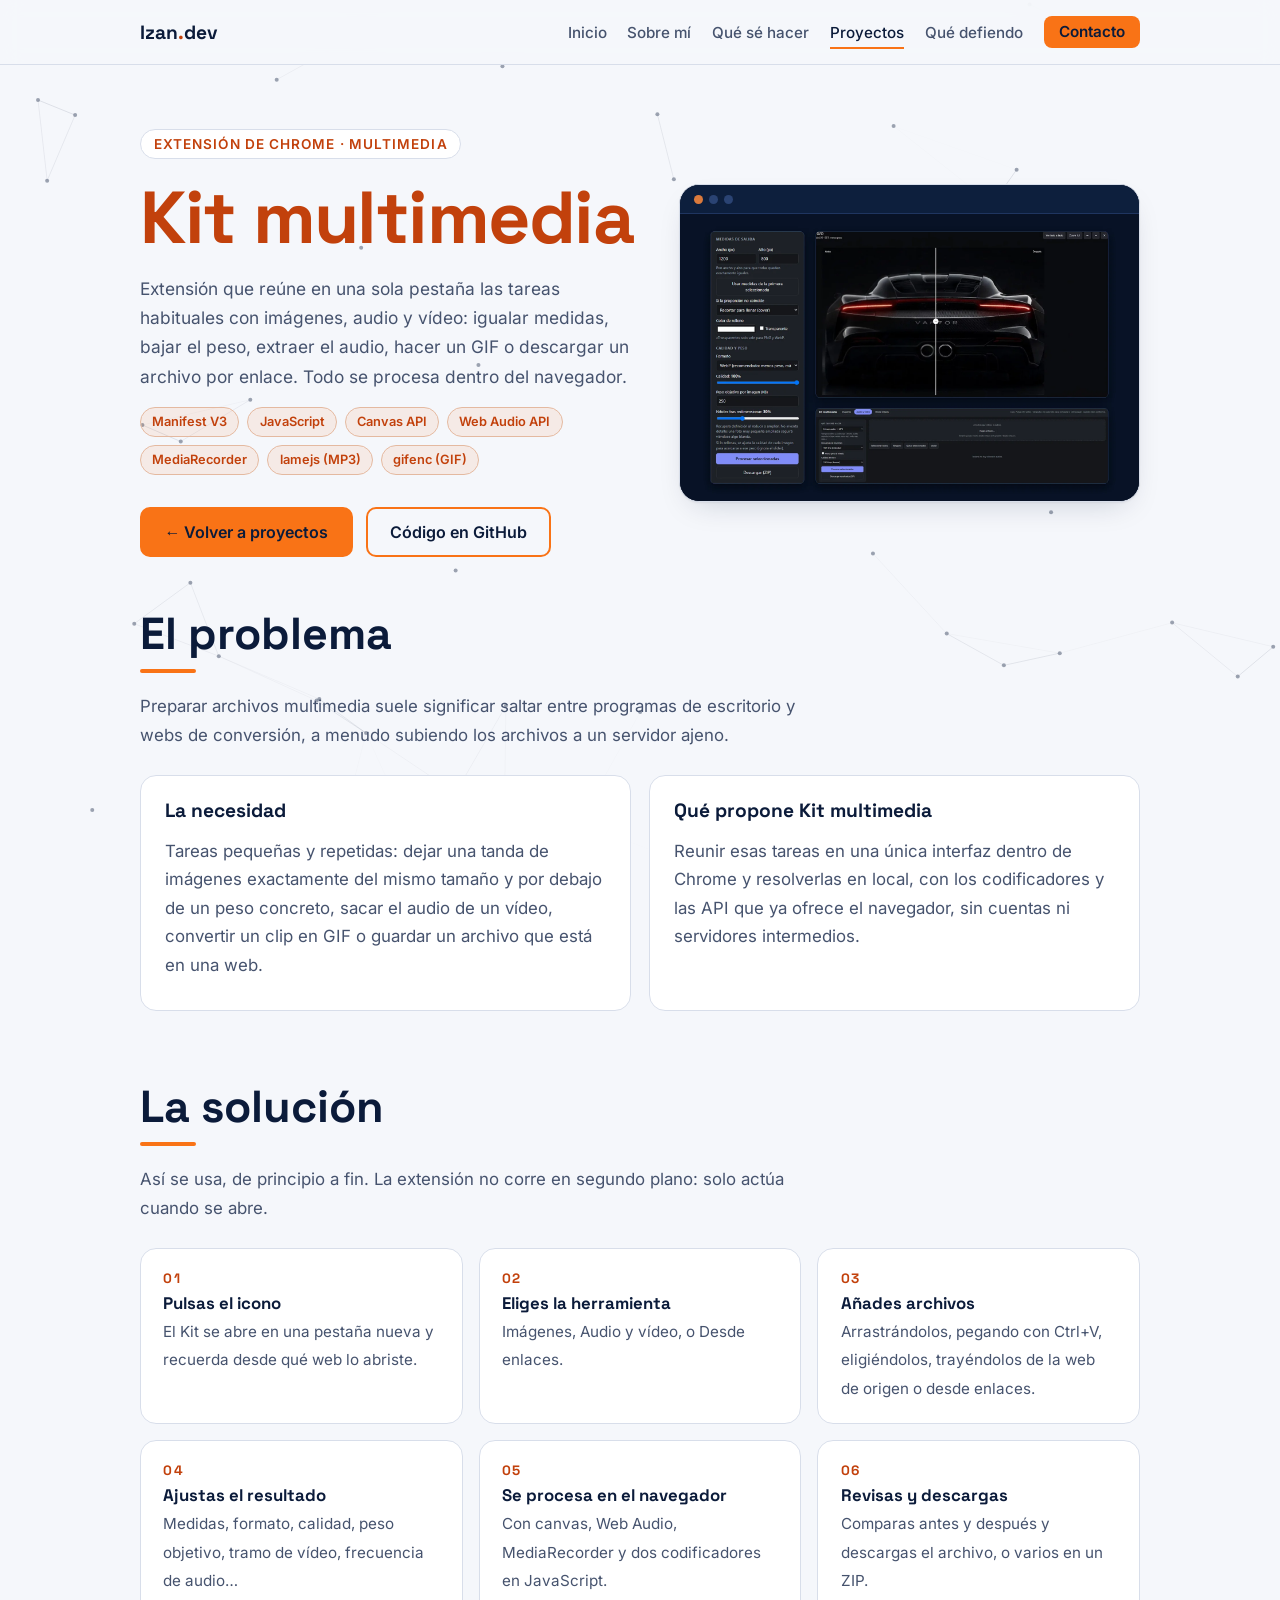
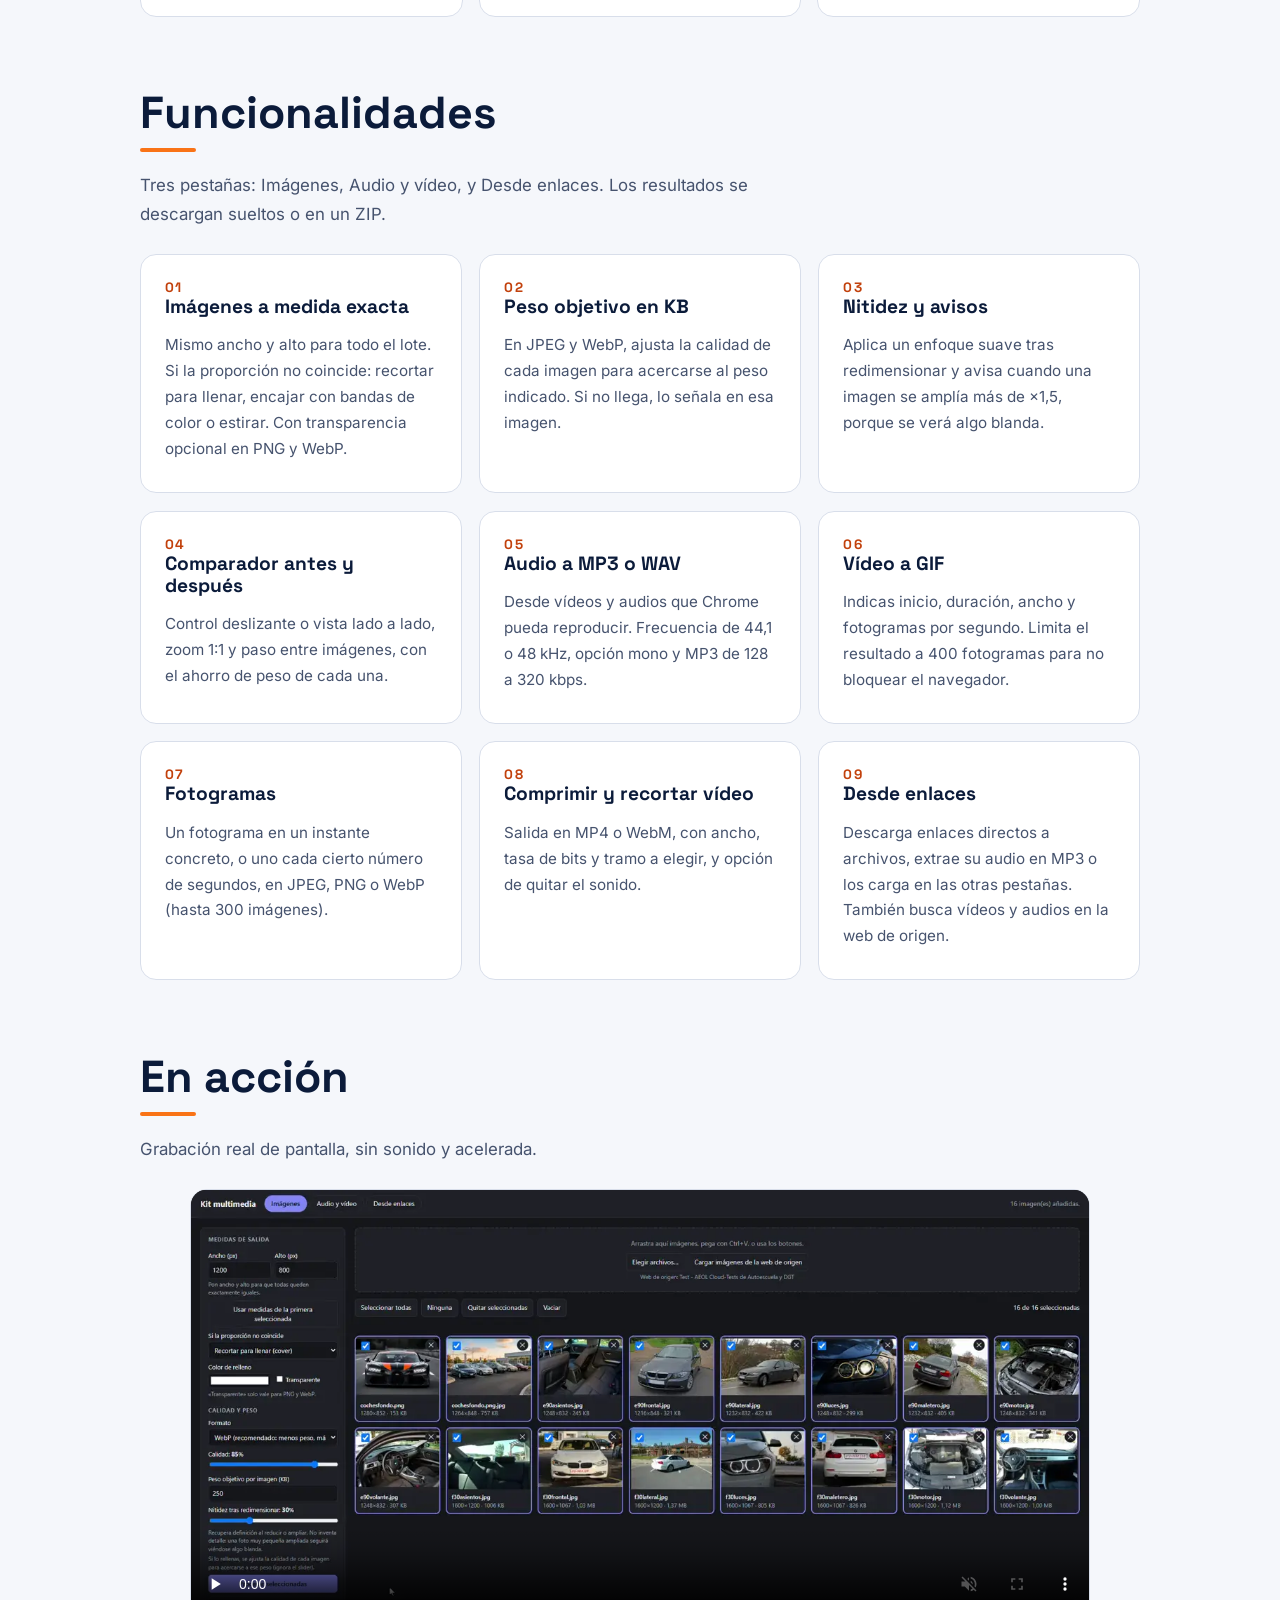
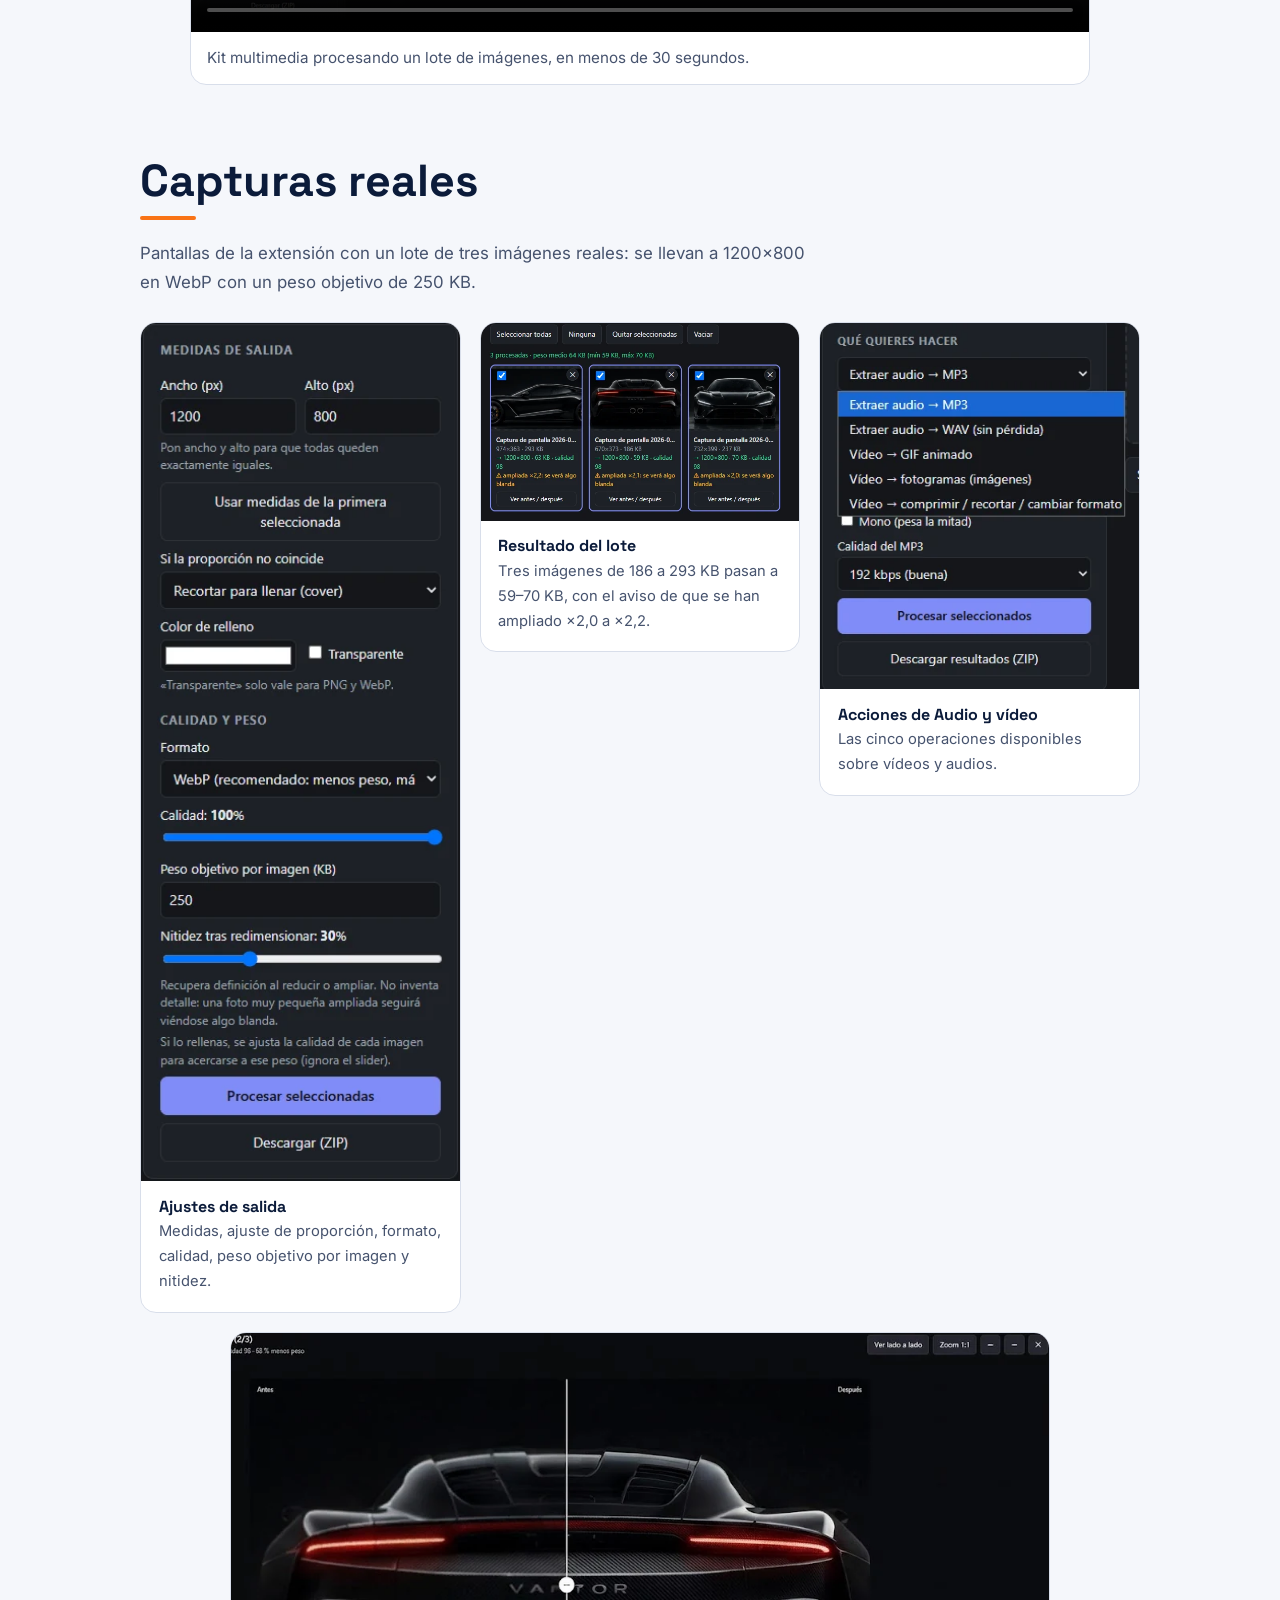
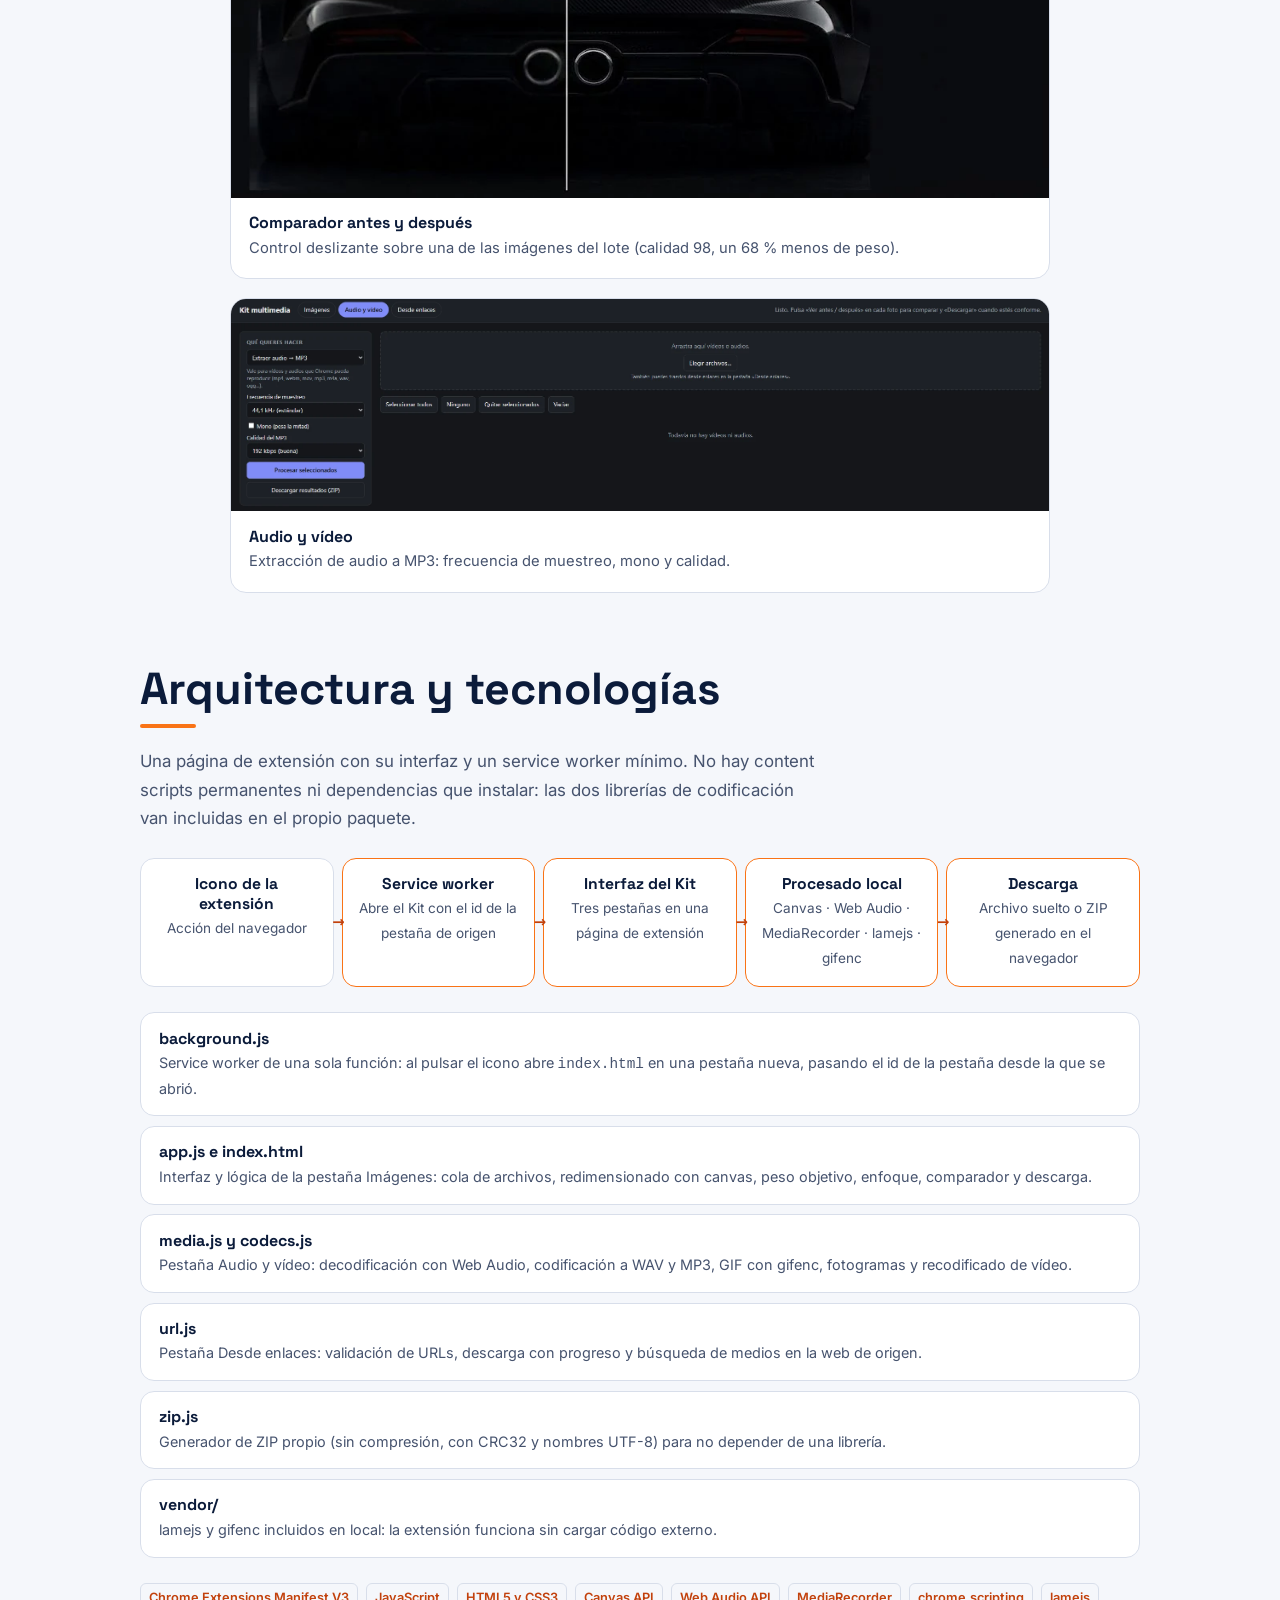
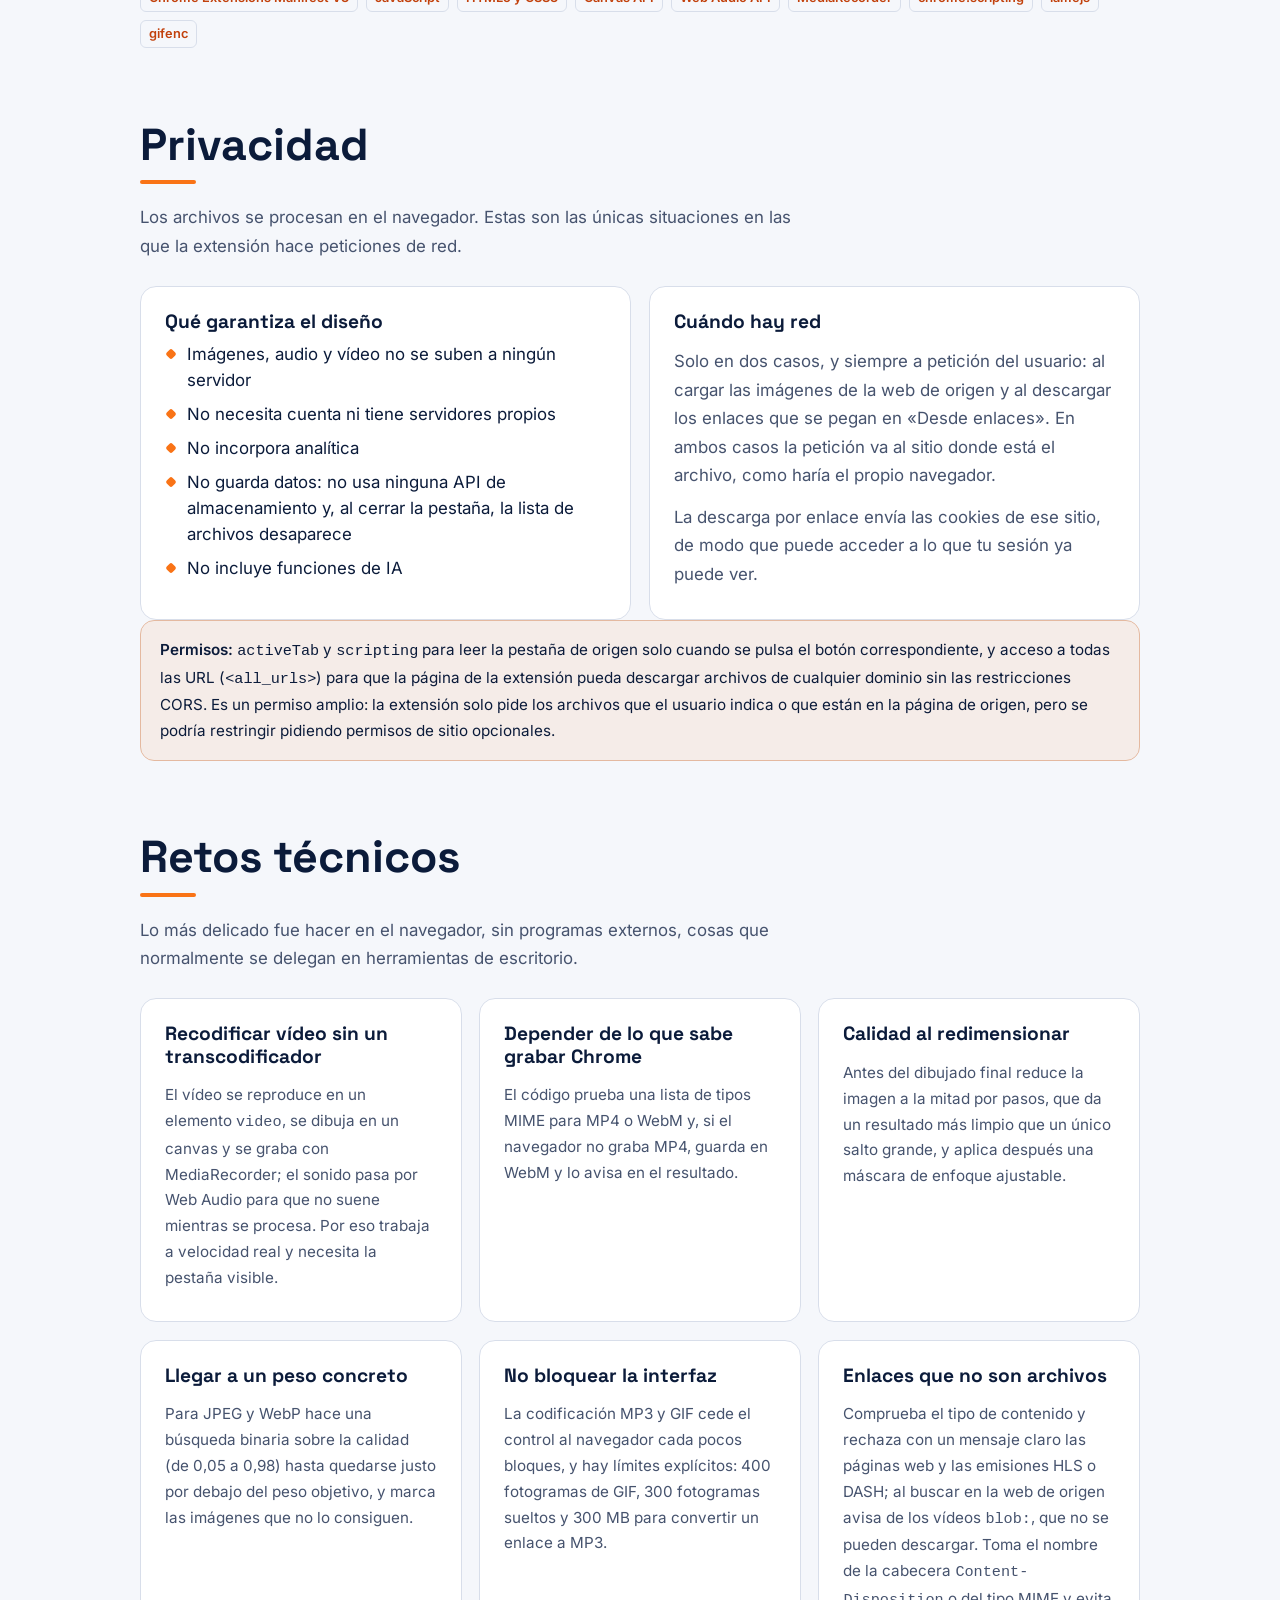
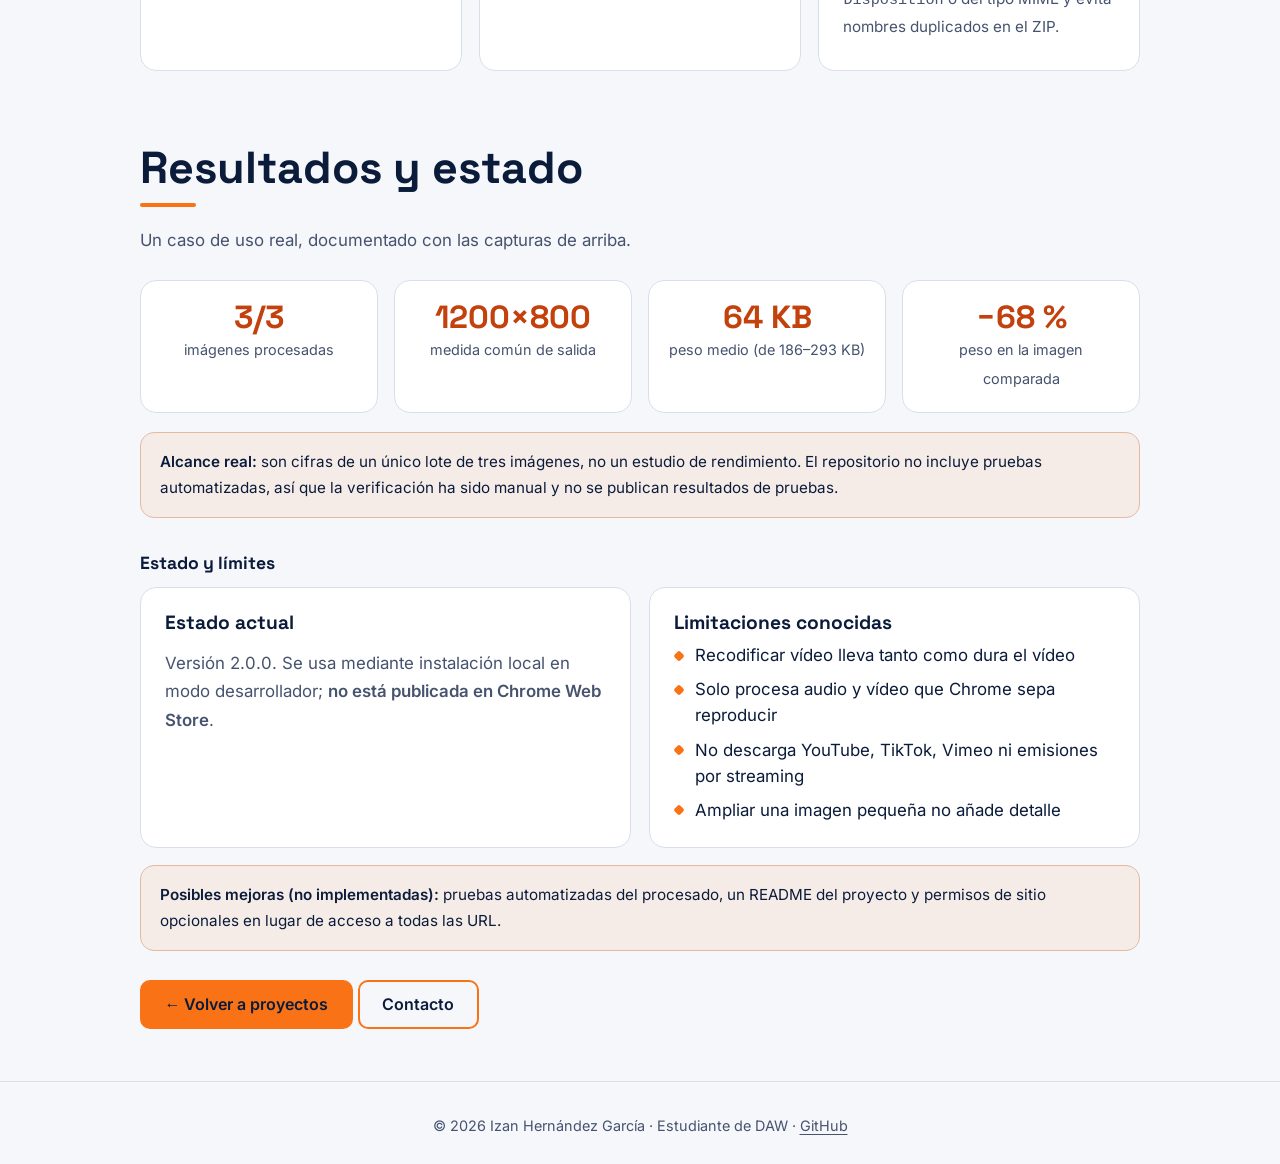
<file: kit-multimedia.html>
<!DOCTYPE html>
<html lang="es">
<head>
<meta charset="utf-8">
<meta name="viewport" content="width=device-width, initial-scale=1">
<title>Kit multimedia · Proyectos · Izan Hernández</title>
<meta name="description" content="Kit multimedia: extensión de Chrome (Manifest V3, JavaScript) que iguala imágenes, extrae audio a MP3, crea GIF, saca fotogramas, comprime vídeo y descarga archivos por enlace, todo procesado en el navegador. Proyecto de Izan Hernández.">

<meta name="theme-color" content="#071226">
<link rel="icon" href="favicon.svg" type="image/svg+xml">
<meta property="og:type" content="website"><meta property="og:locale" content="es_ES">
<meta property="og:title" content="Kit multimedia · Izan Hernández"><meta property="og:description" content="Extensión de Chrome con herramientas para imágenes, audio y vídeo que trabaja en local, sin subir tus archivos.">
<meta property="og:url" content="https://izanhg2411.github.io/portfolio/kit-multimedia.html">
<meta name="twitter:card" content="summary_large_image">
<meta property="og:image" content="https://izanhg2411.github.io/portfolio/img/proyectos/kit-multimedia/kit-resumen.webp">
<link rel="canonical" href="https://izanhg2411.github.io/portfolio/kit-multimedia.html">
<link rel="stylesheet" href="css/style.css">
<script src="js/main.js" defer></script>
</head>
<body data-page="proyectos">
<a class="skip" href="#contenido">Saltar al contenido</a>
<div id="site-header"></div>
<noscript><p class="wrap"><a href="index.html">Inicio</a> · <a href="proyectos.html">Proyectos</a> · <a href="contacto.html">Contacto</a></p></noscript>
<main id="contenido">

<!-- A. Hero -->
<div class="wrap">
 <div class="tq-hero">
  <div>
   <span class="eyebrow">Extensión de Chrome · Multimedia</span>
   <h1><em>Kit multimedia</em></h1>
   <p class="hero-sub">Extensión que reúne en una sola pestaña las tareas habituales con imágenes, audio y vídeo: igualar medidas, bajar el peso, extraer el audio, hacer un GIF o descargar un archivo por enlace. Todo se procesa dentro del navegador.</p>
   <div class="chips" aria-label="Tecnologías"><span>Manifest V3</span><span>JavaScript</span><span>Canvas API</span><span>Web Audio API</span><span>MediaRecorder</span><span>lamejs (MP3)</span><span>gifenc (GIF)</span></div>
   <div class="cta">
    <a class="btn primary" href="proyectos.html#kit">← Volver a proyectos</a>
    <a class="btn ghost" data-pj="kitCode" href="#">Código en GitHub</a>
   </div>
  </div>
  <figure class="tq-shot">
   <div class="pj-bar" aria-hidden="true"><i></i><i></i><i></i></div>
   <img src="img/proyectos/kit-multimedia/kit-resumen.webp" alt="Tres pantallas reales de Kit multimedia: ajustes de salida de imágenes, comparador antes y después, y la pestaña Audio y vídeo" width="1600" height="1000" decoding="async">
  </figure>
 </div>
</div>

<!-- B. Problema -->
<section class="tq-sec"><div class="wrap">
 <h2>El problema</h2>
 <p class="lead">Preparar archivos multimedia suele significar saltar entre programas de escritorio y webs de conversión, a menudo subiendo los archivos a un servidor ajeno.</p>
 <div class="tq-two">
  <div class="card"><h3>La necesidad</h3><p>Tareas pequeñas y repetidas: dejar una tanda de imágenes exactamente del mismo tamaño y por debajo de un peso concreto, sacar el audio de un vídeo, convertir un clip en GIF o guardar un archivo que está en una web.</p></div>
  <div class="card"><h3>Qué propone Kit multimedia</h3><p>Reunir esas tareas en una única interfaz dentro de Chrome y resolverlas en local, con los codificadores y las API que ya ofrece el navegador, sin cuentas ni servidores intermedios.</p></div>
 </div>
</div></section>

<!-- C. Solución -->
<section class="tq-sec"><div class="wrap">
 <h2>La solución</h2>
 <p class="lead">Así se usa, de principio a fin. La extensión no corre en segundo plano: solo actúa cuando se abre.</p>
 <ol class="tq-steps">
  <li><strong>Pulsas el icono</strong><span>El Kit se abre en una pestaña nueva y recuerda desde qué web lo abriste.</span></li>
  <li><strong>Eliges la herramienta</strong><span>Imágenes, Audio y vídeo, o Desde enlaces.</span></li>
  <li><strong>Añades archivos</strong><span>Arrastrándolos, pegando con Ctrl+V, eligiéndolos, trayéndolos de la web de origen o desde enlaces.</span></li>
  <li><strong>Ajustas el resultado</strong><span>Medidas, formato, calidad, peso objetivo, tramo de vídeo, frecuencia de audio…</span></li>
  <li><strong>Se procesa en el navegador</strong><span>Con canvas, Web Audio, MediaRecorder y dos codificadores en JavaScript.</span></li>
  <li><strong>Revisas y descargas</strong><span>Comparas antes y después y descargas el archivo, o varios en un ZIP.</span></li>
 </ol>
</div></section>

<!-- D. Funcionalidades -->
<section class="tq-sec"><div class="wrap">
 <h2>Funcionalidades</h2>
 <p class="lead">Tres pestañas: Imágenes, Audio y vídeo, y Desde enlaces. Los resultados se descargan sueltos o en un ZIP.</p>
 <div class="tq-feats">
  <div class="card"><span class="num">01</span><h3>Imágenes a medida exacta</h3><p>Mismo ancho y alto para todo el lote. Si la proporción no coincide: recortar para llenar, encajar con bandas de color o estirar. Con transparencia opcional en PNG y WebP.</p></div>
  <div class="card"><span class="num">02</span><h3>Peso objetivo en KB</h3><p>En JPEG y WebP, ajusta la calidad de cada imagen para acercarse al peso indicado. Si no llega, lo señala en esa imagen.</p></div>
  <div class="card"><span class="num">03</span><h3>Nitidez y avisos</h3><p>Aplica un enfoque suave tras redimensionar y avisa cuando una imagen se amplía más de ×1,5, porque se verá algo blanda.</p></div>
  <div class="card"><span class="num">04</span><h3>Comparador antes y después</h3><p>Control deslizante o vista lado a lado, zoom 1:1 y paso entre imágenes, con el ahorro de peso de cada una.</p></div>
  <div class="card"><span class="num">05</span><h3>Audio a MP3 o WAV</h3><p>Desde vídeos y audios que Chrome pueda reproducir. Frecuencia de 44,1 o 48 kHz, opción mono y MP3 de 128 a 320 kbps.</p></div>
  <div class="card"><span class="num">06</span><h3>Vídeo a GIF</h3><p>Indicas inicio, duración, ancho y fotogramas por segundo. Limita el resultado a 400 fotogramas para no bloquear el navegador.</p></div>
  <div class="card"><span class="num">07</span><h3>Fotogramas</h3><p>Un fotograma en un instante concreto, o uno cada cierto número de segundos, en JPEG, PNG o WebP (hasta 300 imágenes).</p></div>
  <div class="card"><span class="num">08</span><h3>Comprimir y recortar vídeo</h3><p>Salida en MP4 o WebM, con ancho, tasa de bits y tramo a elegir, y opción de quitar el sonido.</p></div>
  <div class="card"><span class="num">09</span><h3>Desde enlaces</h3><p>Descarga enlaces directos a archivos, extrae su audio en MP3 o los carga en las otras pestañas. También busca vídeos y audios en la web de origen.</p></div>
 </div>
</div></section>

<!-- En acción -->
<section class="tq-sec"><div class="wrap">
 <h2>En acción</h2>
 <p class="lead">Grabación real de pantalla, sin sonido y acelerada.</p>
 <figure class="demo-video demo-wide"><video controls muted playsinline preload="none" poster="video/kit-multimedia.webp" width="1280" height="630" aria-label="Kit multimedia en acción"><source src="video/kit-multimedia.mp4" type="video/mp4">Tu navegador no puede reproducir este vídeo.</video><figcaption>Kit multimedia procesando un lote de imágenes, en menos de 30 segundos.</figcaption></figure>
</div></section>

<!-- Capturas -->
<section class="tq-sec"><div class="wrap">
 <h2>Capturas reales</h2>
 <p class="lead">Pantallas de la extensión con un lote de tres imágenes reales: se llevan a 1200×800 en WebP con un peso objetivo de 250 KB.</p>
 <div class="tq-gallery">
  <figure><img src="img/proyectos/kit-multimedia/ajustes-imagenes.webp" alt="Panel de ajustes de la pestaña Imágenes: ancho y alto, recorte, color de relleno, formato WebP, calidad, peso objetivo y nitidez" width="314" height="846" loading="lazy" decoding="async"><figcaption><strong>Ajustes de salida</strong>Medidas, ajuste de proporción, formato, calidad, peso objetivo por imagen y nitidez.</figcaption></figure>
  <figure><img src="img/proyectos/kit-multimedia/imagenes-resultado.webp" alt="Tres imágenes procesadas a 1200×800 con su peso final, calidad aplicada y aviso de ampliación" width="629" height="391" loading="lazy" decoding="async"><figcaption><strong>Resultado del lote</strong>Tres imágenes de 186 a 293 KB pasan a 59–70 KB, con el aviso de que se han ampliado ×2,0 a ×2,2.</figcaption></figure>
  <figure><img src="img/proyectos/kit-multimedia/acciones-audio-video.webp" alt="Desplegable de acciones de Audio y vídeo: extraer audio a MP3 o WAV, vídeo a GIF, a fotogramas y comprimir o recortar" width="347" height="399" loading="lazy" decoding="async"><figcaption><strong>Acciones de Audio y vídeo</strong>Las cinco operaciones disponibles sobre vídeos y audios.</figcaption></figure>
 </div>
 <div class="tq-gallery one">
  <figure><img src="img/proyectos/kit-multimedia/comparador.webp" alt="Comparador antes y después con un control deslizante sobre una imagen procesada" width="1024" height="582" loading="lazy" decoding="async"><figcaption><strong>Comparador antes y después</strong>Control deslizante sobre una de las imágenes del lote (calidad 98, un 68 % menos de peso).</figcaption></figure>
 </div>
 <div class="tq-gallery one">
  <figure><img src="img/proyectos/kit-multimedia/audio-video.webp" alt="Pestaña Audio y vídeo con la acción Extraer audio a MP3, frecuencia de muestreo y calidad" width="1919" height="497" loading="lazy" decoding="async"><figcaption><strong>Audio y vídeo</strong>Extracción de audio a MP3: frecuencia de muestreo, mono y calidad.</figcaption></figure>
 </div>
</div></section>

<!-- E. Arquitectura -->
<section class="tq-sec"><div class="wrap">
 <h2>Arquitectura y tecnologías</h2>
 <p class="lead">Una página de extensión con su interfaz y un service worker mínimo. No hay content scripts permanentes ni dependencias que instalar: las dos librerías de codificación van incluidas en el propio paquete.</p>
 <ol class="tq-flow" aria-label="Flujo de la extensión">
  <li><b>Icono de la extensión</b><span>Acción del navegador</span></li>
  <li class="core"><b>Service worker</b><span>Abre el Kit con el id de la pestaña de origen</span></li>
  <li class="core"><b>Interfaz del Kit</b><span>Tres pestañas en una página de extensión</span></li>
  <li class="core"><b>Procesado local</b><span>Canvas · Web Audio · MediaRecorder · lamejs · gifenc</span></li>
  <li class="core"><b>Descarga</b><span>Archivo suelto o ZIP generado en el navegador</span></li>
 </ol>
 <ul class="tq-arch">
  <li><b>background.js</b><small>Service worker de una sola función: al pulsar el icono abre <code>index.html</code> en una pestaña nueva, pasando el id de la pestaña desde la que se abrió.</small></li>
  <li><b>app.js e index.html</b><small>Interfaz y lógica de la pestaña Imágenes: cola de archivos, redimensionado con canvas, peso objetivo, enfoque, comparador y descarga.</small></li>
  <li><b>media.js y codecs.js</b><small>Pestaña Audio y vídeo: decodificación con Web Audio, codificación a WAV y MP3, GIF con gifenc, fotogramas y recodificado de vídeo.</small></li>
  <li><b>url.js</b><small>Pestaña Desde enlaces: validación de URLs, descarga con progreso y búsqueda de medios en la web de origen.</small></li>
  <li><b>zip.js</b><small>Generador de ZIP propio (sin compresión, con CRC32 y nombres UTF-8) para no depender de una librería.</small></li>
  <li><b>vendor/</b><small>lamejs y gifenc incluidos en local: la extensión funciona sin cargar código externo.</small></li>
 </ul>
 <div class="chips" aria-label="Tecnologías"><span>Chrome Extensions Manifest V3</span><span>JavaScript</span><span>HTML5 y CSS3</span><span>Canvas API</span><span>Web Audio API</span><span>MediaRecorder</span><span>chrome.scripting</span><span>lamejs</span><span>gifenc</span></div>
</div></section>

<!-- F. Privacidad -->
<section class="tq-sec"><div class="wrap">
 <h2>Privacidad</h2>
 <p class="lead">Los archivos se procesan en el navegador. Estas son las únicas situaciones en las que la extensión hace peticiones de red.</p>
 <div class="tq-two">
  <div class="card"><h3>Qué garantiza el diseño</h3><ul class="tq-list"><li>Imágenes, audio y vídeo no se suben a ningún servidor</li><li>No necesita cuenta ni tiene servidores propios</li><li>No incorpora analítica</li><li>No guarda datos: no usa ninguna API de almacenamiento y, al cerrar la pestaña, la lista de archivos desaparece</li><li>No incluye funciones de IA</li></ul></div>
  <div class="card"><h3>Cuándo hay red</h3><p>Solo en dos casos, y siempre a petición del usuario: al cargar las imágenes de la web de origen y al descargar los enlaces que se pegan en «Desde enlaces». En ambos casos la petición va al sitio donde está el archivo, como haría el propio navegador.</p><p>La descarga por enlace envía las cookies de ese sitio, de modo que puede acceder a lo que tu sesión ya puede ver.</p></div>
 </div>
 <div class="tq-note"><strong>Permisos:</strong> <code>activeTab</code> y <code>scripting</code> para leer la pestaña de origen solo cuando se pulsa el botón correspondiente, y acceso a todas las URL (<code>&lt;all_urls&gt;</code>) para que la página de la extensión pueda descargar archivos de cualquier dominio sin las restricciones CORS. Es un permiso amplio: la extensión solo pide los archivos que el usuario indica o que están en la página de origen, pero se podría restringir pidiendo permisos de sitio opcionales.</div>
</div></section>

<!-- G. Retos -->
<section class="tq-sec"><div class="wrap">
 <h2>Retos técnicos</h2>
 <p class="lead">Lo más delicado fue hacer en el navegador, sin programas externos, cosas que normalmente se delegan en herramientas de escritorio.</p>
 <div class="tq-feats">
  <div class="card"><h3>Recodificar vídeo sin un transcodificador</h3><p>El vídeo se reproduce en un elemento <code>video</code>, se dibuja en un canvas y se graba con MediaRecorder; el sonido pasa por Web Audio para que no suene mientras se procesa. Por eso trabaja a velocidad real y necesita la pestaña visible.</p></div>
  <div class="card"><h3>Depender de lo que sabe grabar Chrome</h3><p>El código prueba una lista de tipos MIME para MP4 o WebM y, si el navegador no graba MP4, guarda en WebM y lo avisa en el resultado.</p></div>
  <div class="card"><h3>Calidad al redimensionar</h3><p>Antes del dibujado final reduce la imagen a la mitad por pasos, que da un resultado más limpio que un único salto grande, y aplica después una máscara de enfoque ajustable.</p></div>
  <div class="card"><h3>Llegar a un peso concreto</h3><p>Para JPEG y WebP hace una búsqueda binaria sobre la calidad (de 0,05 a 0,98) hasta quedarse justo por debajo del peso objetivo, y marca las imágenes que no lo consiguen.</p></div>
  <div class="card"><h3>No bloquear la interfaz</h3><p>La codificación MP3 y GIF cede el control al navegador cada pocos bloques, y hay límites explícitos: 400 fotogramas de GIF, 300 fotogramas sueltos y 300 MB para convertir un enlace a MP3.</p></div>
  <div class="card"><h3>Enlaces que no son archivos</h3><p>Comprueba el tipo de contenido y rechaza con un mensaje claro las páginas web y las emisiones HLS o DASH; al buscar en la web de origen avisa de los vídeos <code>blob:</code>, que no se pueden descargar. Toma el nombre de la cabecera <code>Content-Disposition</code> o del tipo MIME y evita nombres duplicados en el ZIP.</p></div>
 </div>
</div></section>

<!-- H. Resultados -->
<section class="tq-sec"><div class="wrap">
 <h2>Resultados y estado</h2>
 <p class="lead">Un caso de uso real, documentado con las capturas de arriba.</p>
 <div class="tq-stats">
  <div class="tq-stat"><b>3/3</b><span>imágenes procesadas</span></div>
  <div class="tq-stat"><b>1200×800</b><span>medida común de salida</span></div>
  <div class="tq-stat"><b>64 KB</b><span>peso medio (de 186–293 KB)</span></div>
  <div class="tq-stat"><b>−68 %</b><span>peso en la imagen comparada</span></div>
 </div>
 <p class="tq-note"><strong>Alcance real:</strong> son cifras de un único lote de tres imágenes, no un estudio de rendimiento. El repositorio no incluye pruebas automatizadas, así que la verificación ha sido manual y no se publican resultados de pruebas.</p>
 <h3 class="sub">Estado y límites</h3>
 <div class="tq-two">
  <div class="card"><h3>Estado actual</h3><p>Versión 2.0.0. Se usa mediante instalación local en modo desarrollador; <strong>no está publicada en Chrome Web Store</strong>.</p></div>
  <div class="card"><h3>Limitaciones conocidas</h3><ul class="tq-list"><li>Recodificar vídeo lleva tanto como dura el vídeo</li><li>Solo procesa audio y vídeo que Chrome sepa reproducir</li><li>No descarga YouTube, TikTok, Vimeo ni emisiones por streaming</li><li>Ampliar una imagen pequeña no añade detalle</li></ul></div>
 </div>
 <p class="tq-note" style="margin-top:1.1rem"><strong>Posibles mejoras (no implementadas):</strong> pruebas automatizadas del procesado, un README del proyecto y permisos de sitio opcionales en lugar de acceso a todas las URL.</p>
 <p class="tq-back"><a class="btn primary" href="proyectos.html#kit">← Volver a proyectos</a> <a class="btn ghost" href="contacto.html">Contacto</a></p>
</div></section>

</main>
<footer id="site-footer"></footer>
</body>
</html>
</file>
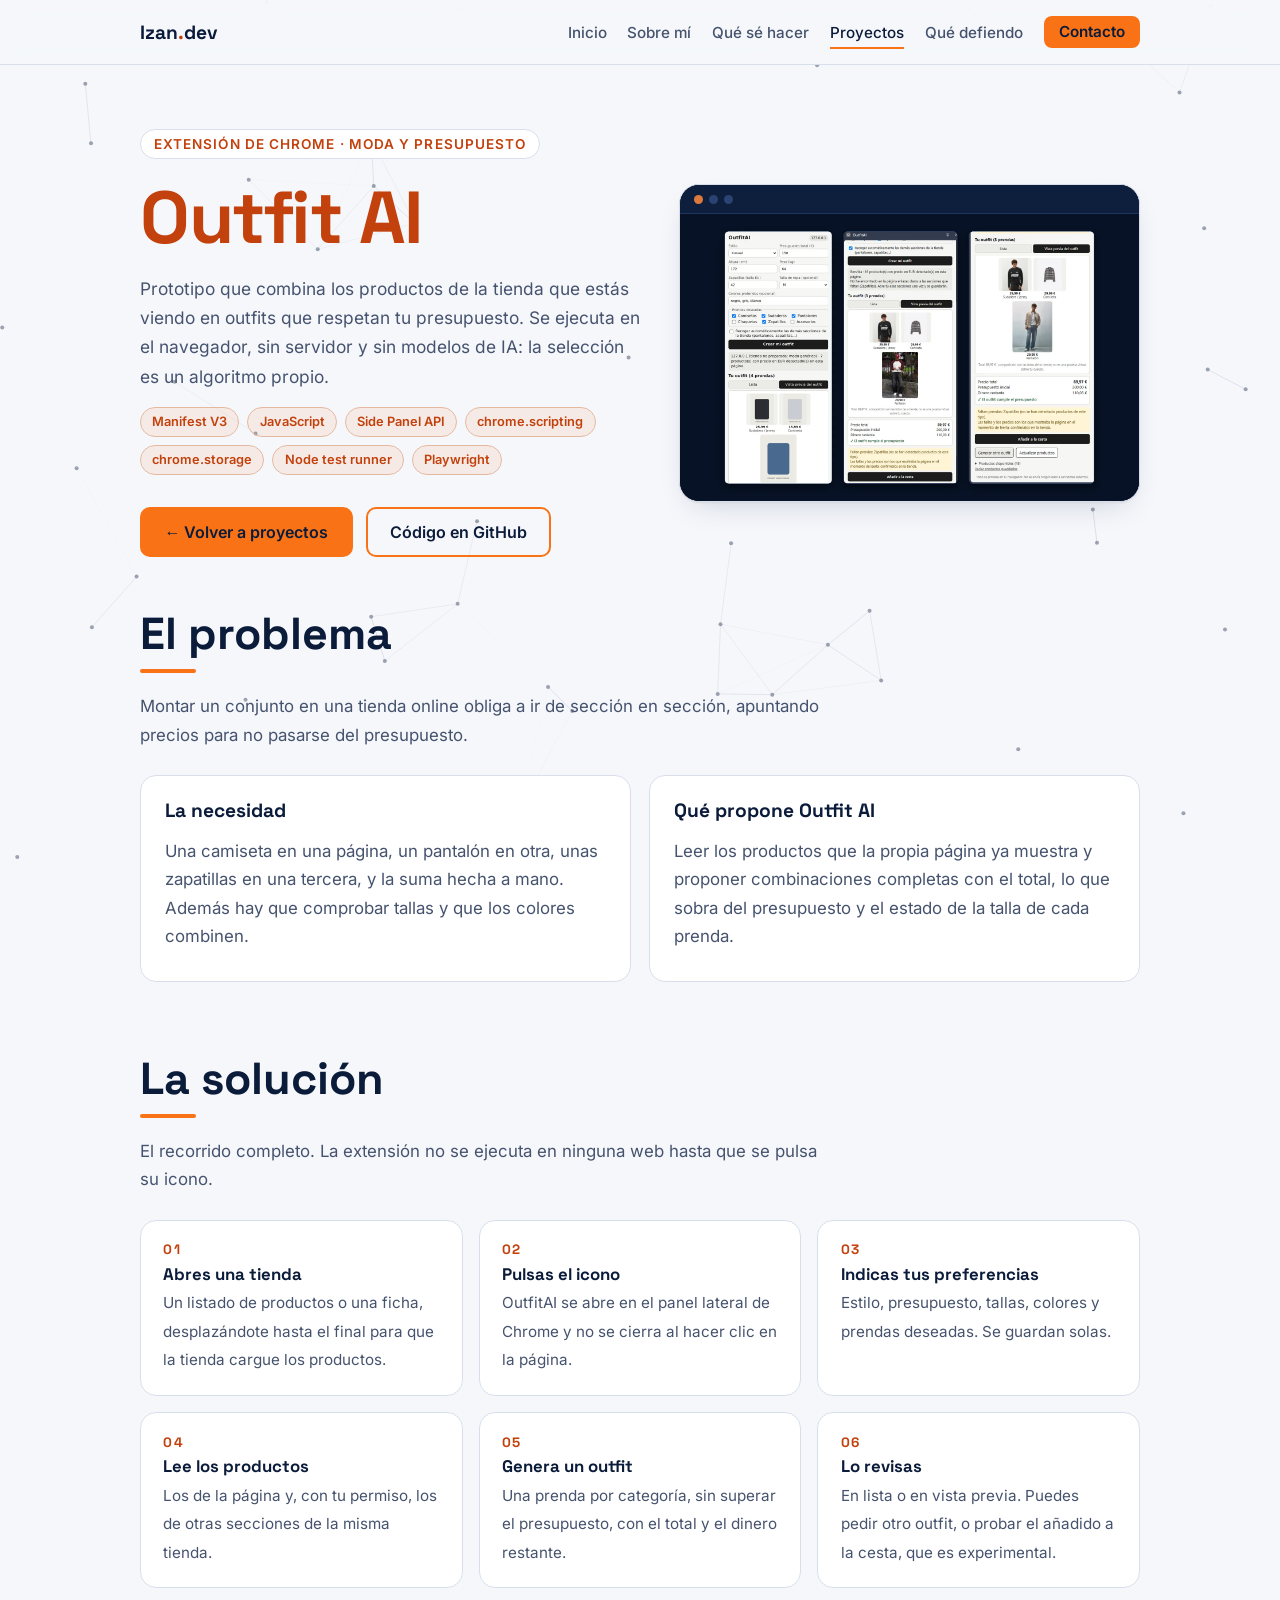
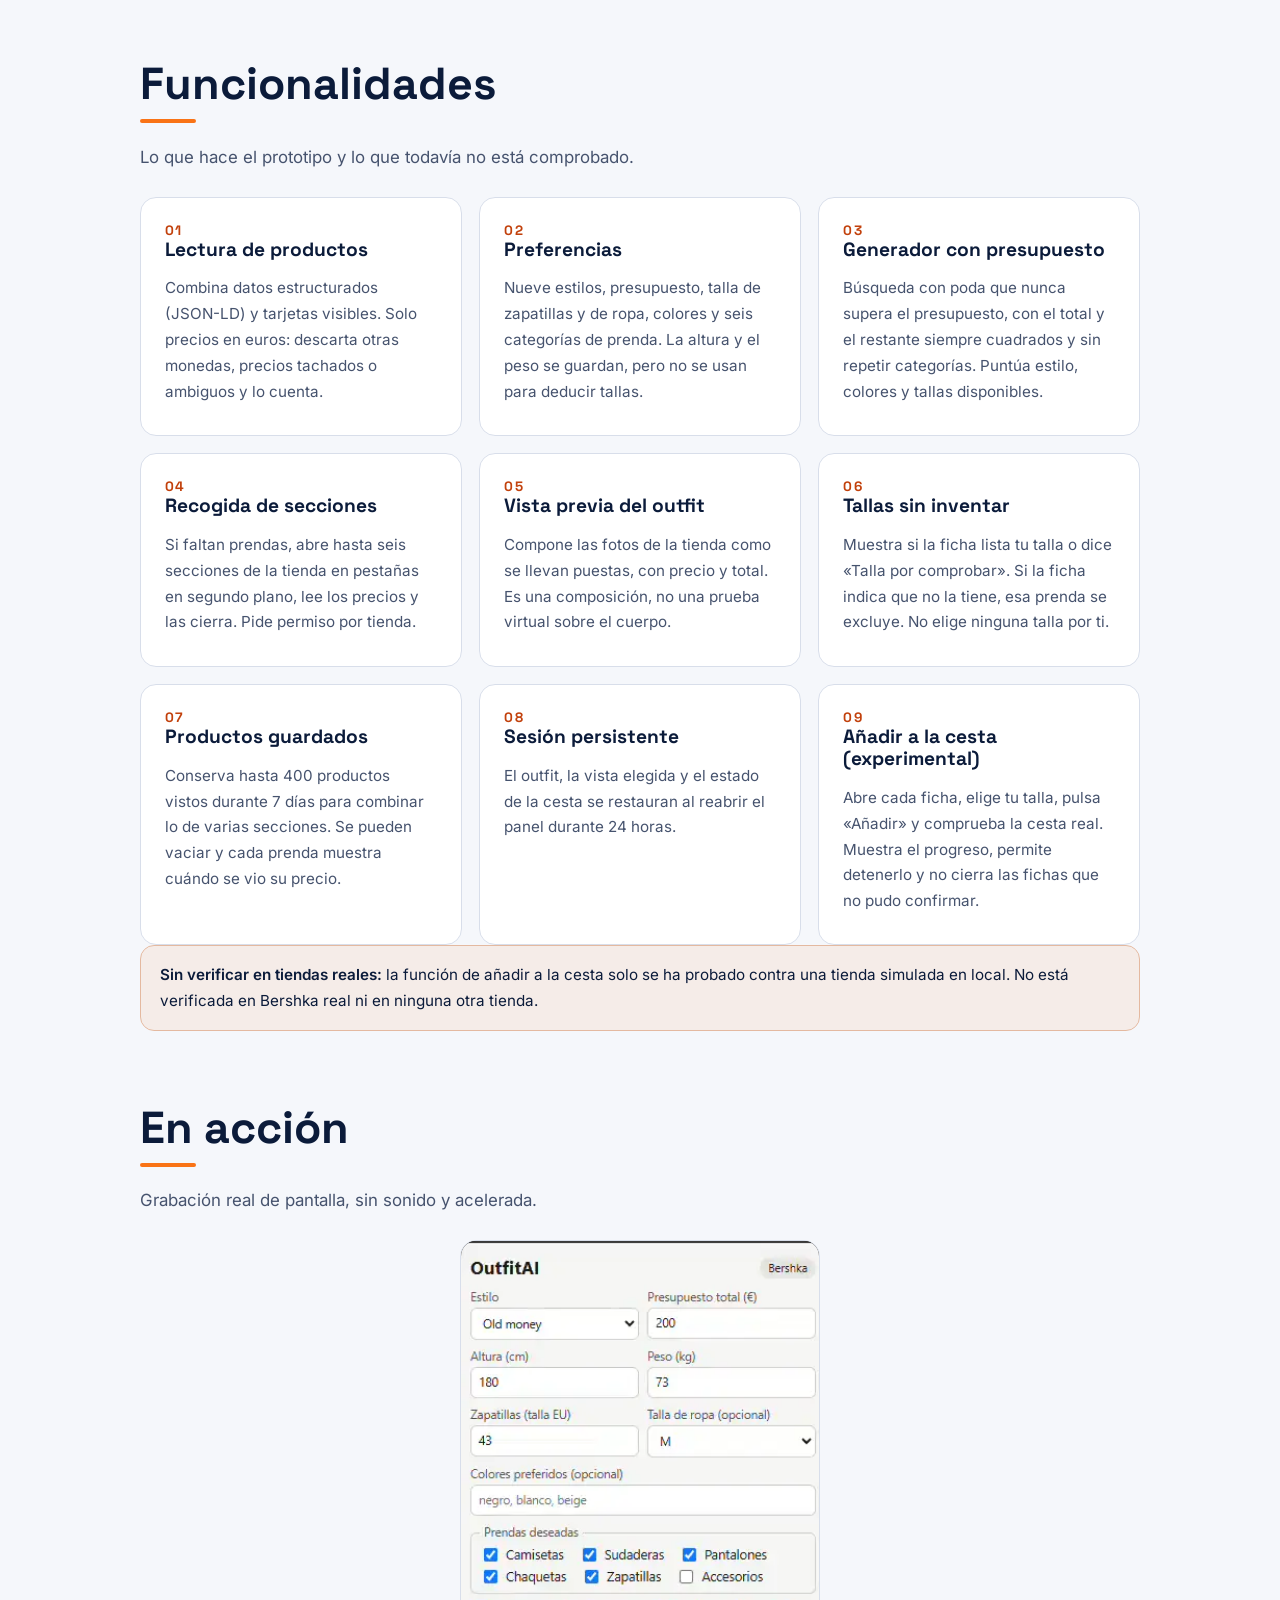
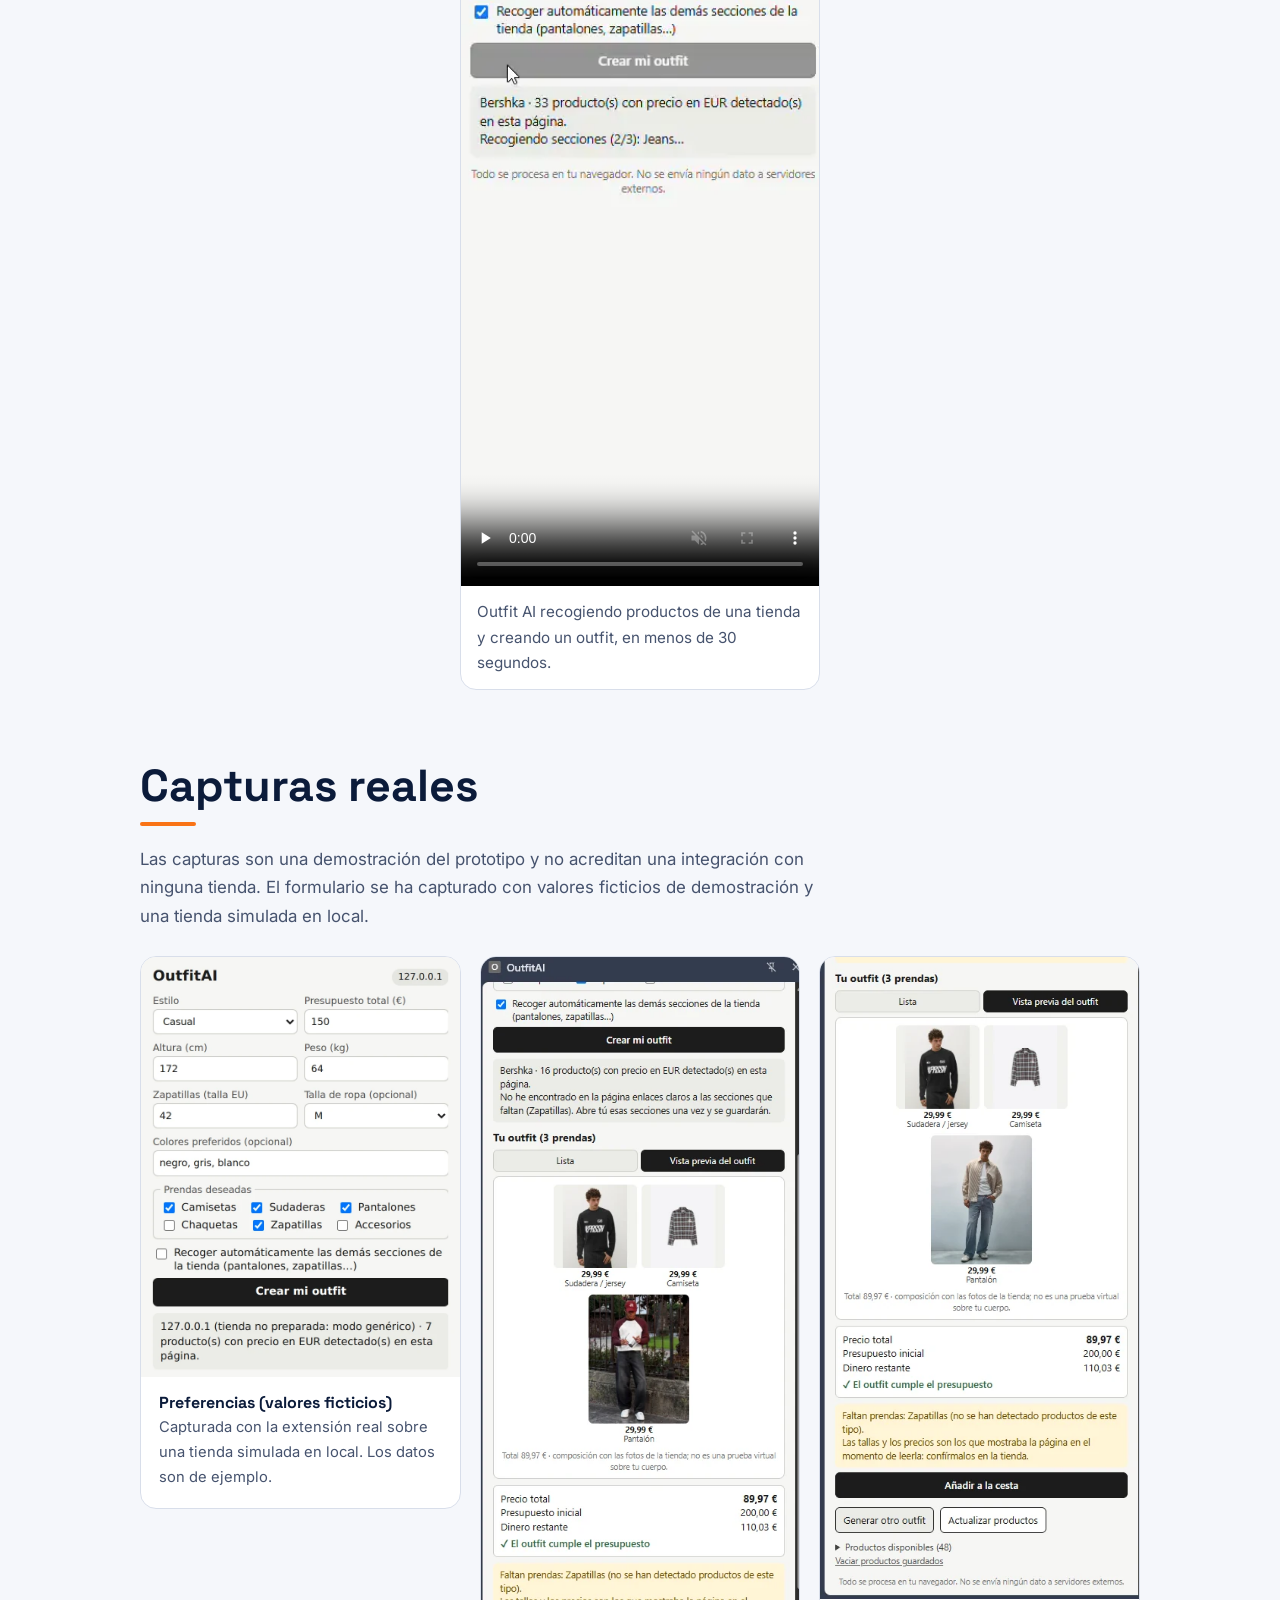
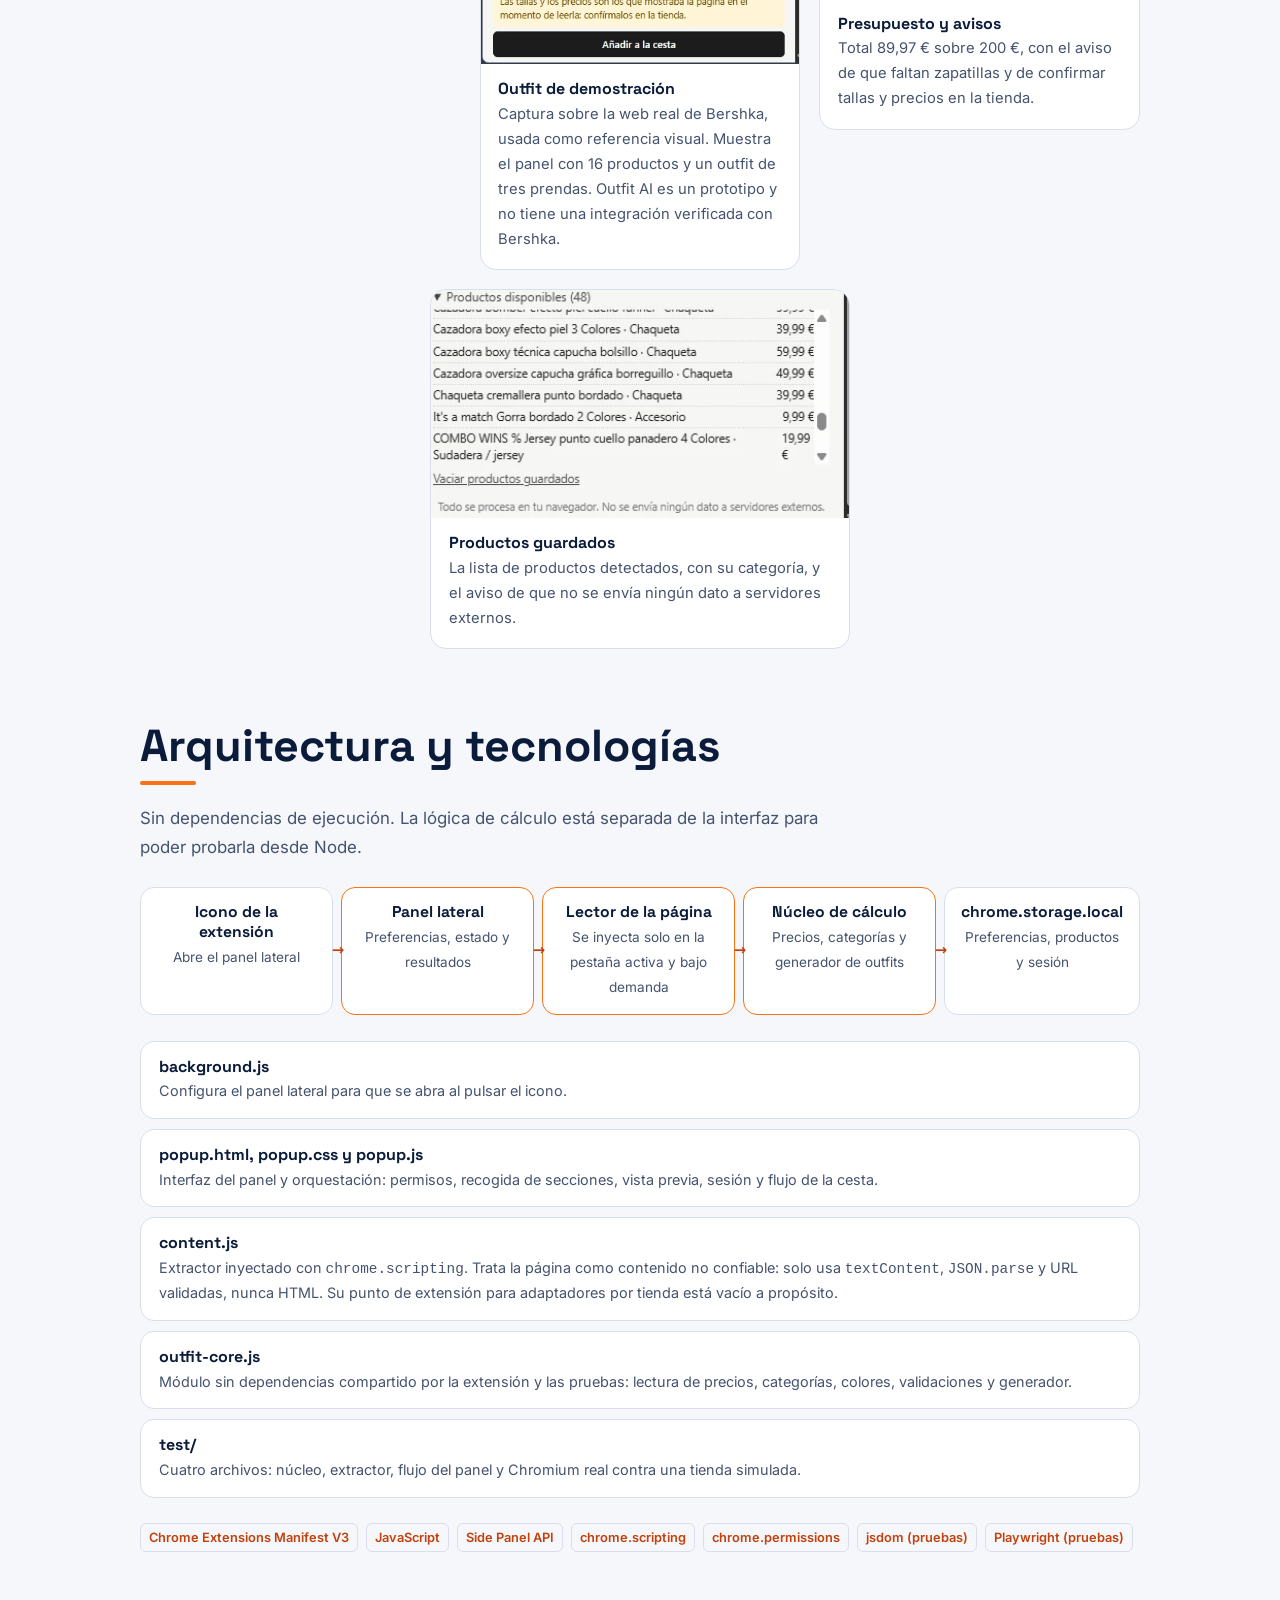
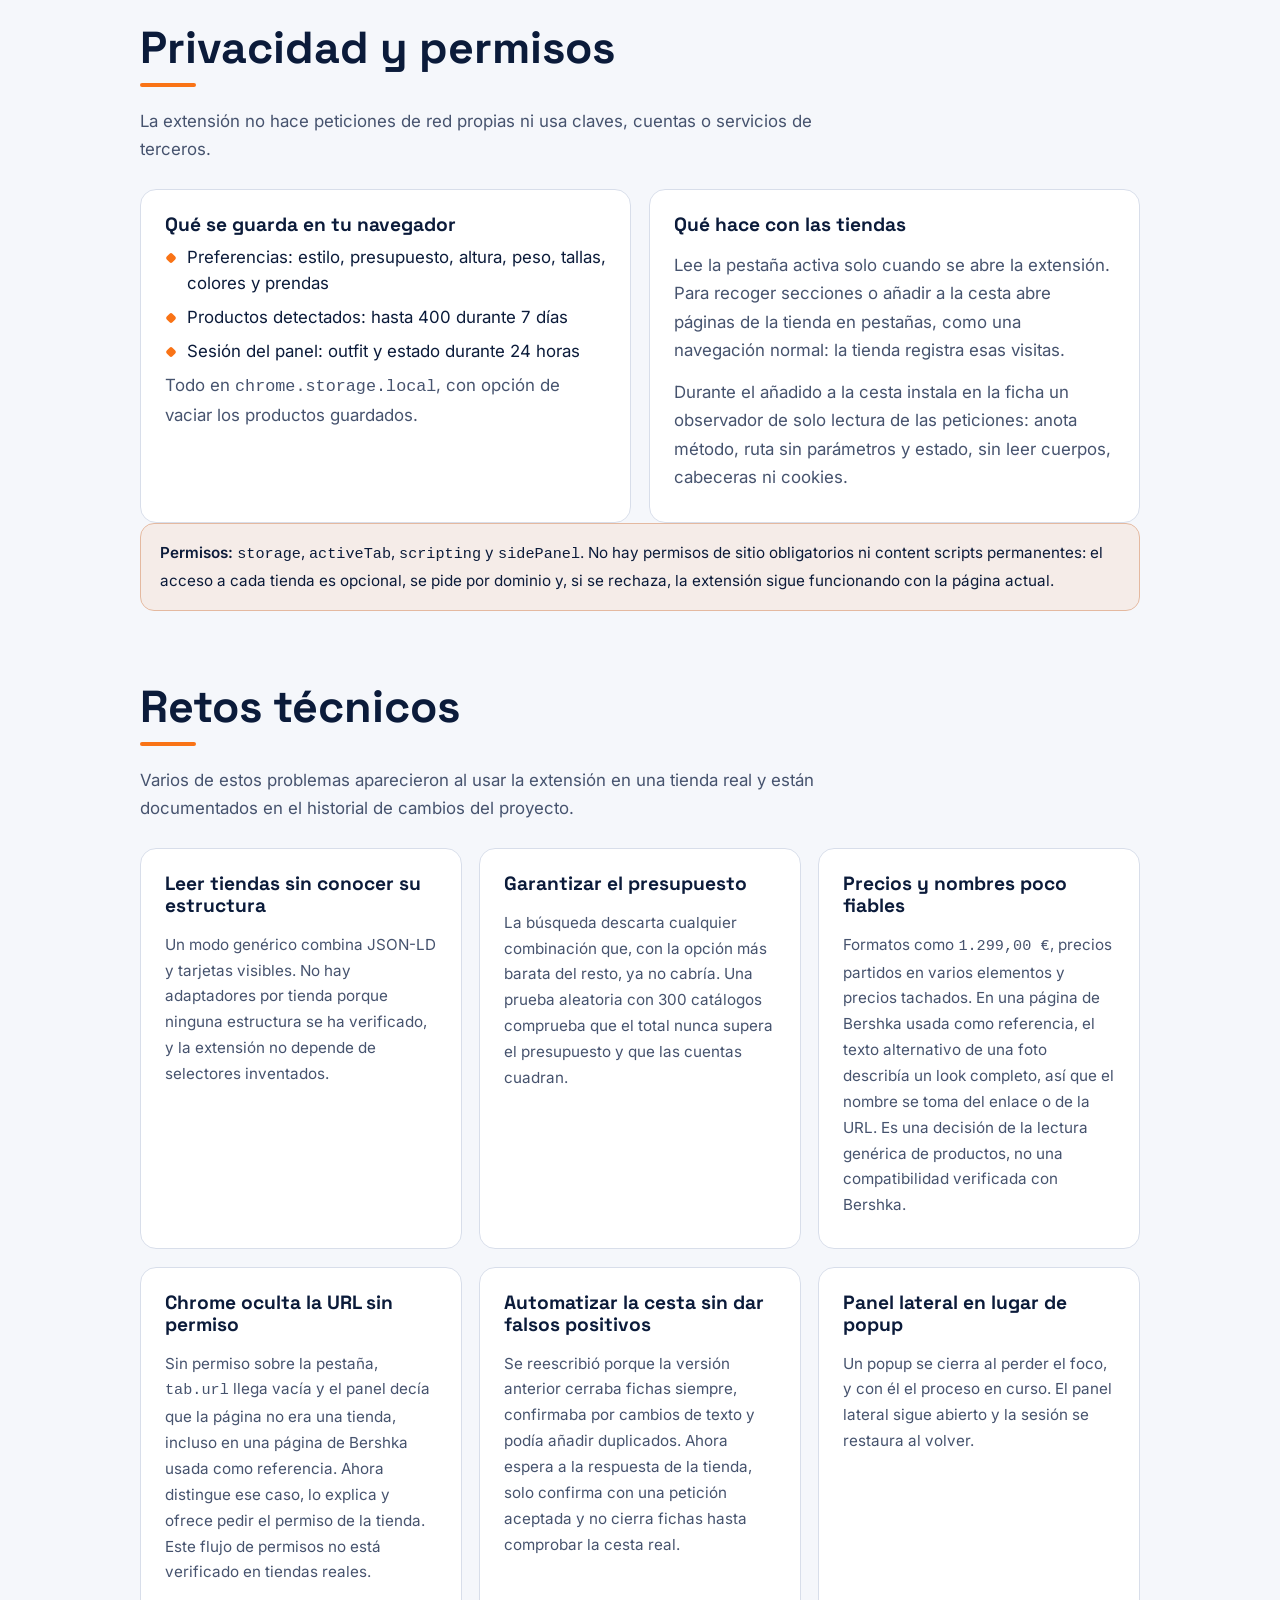
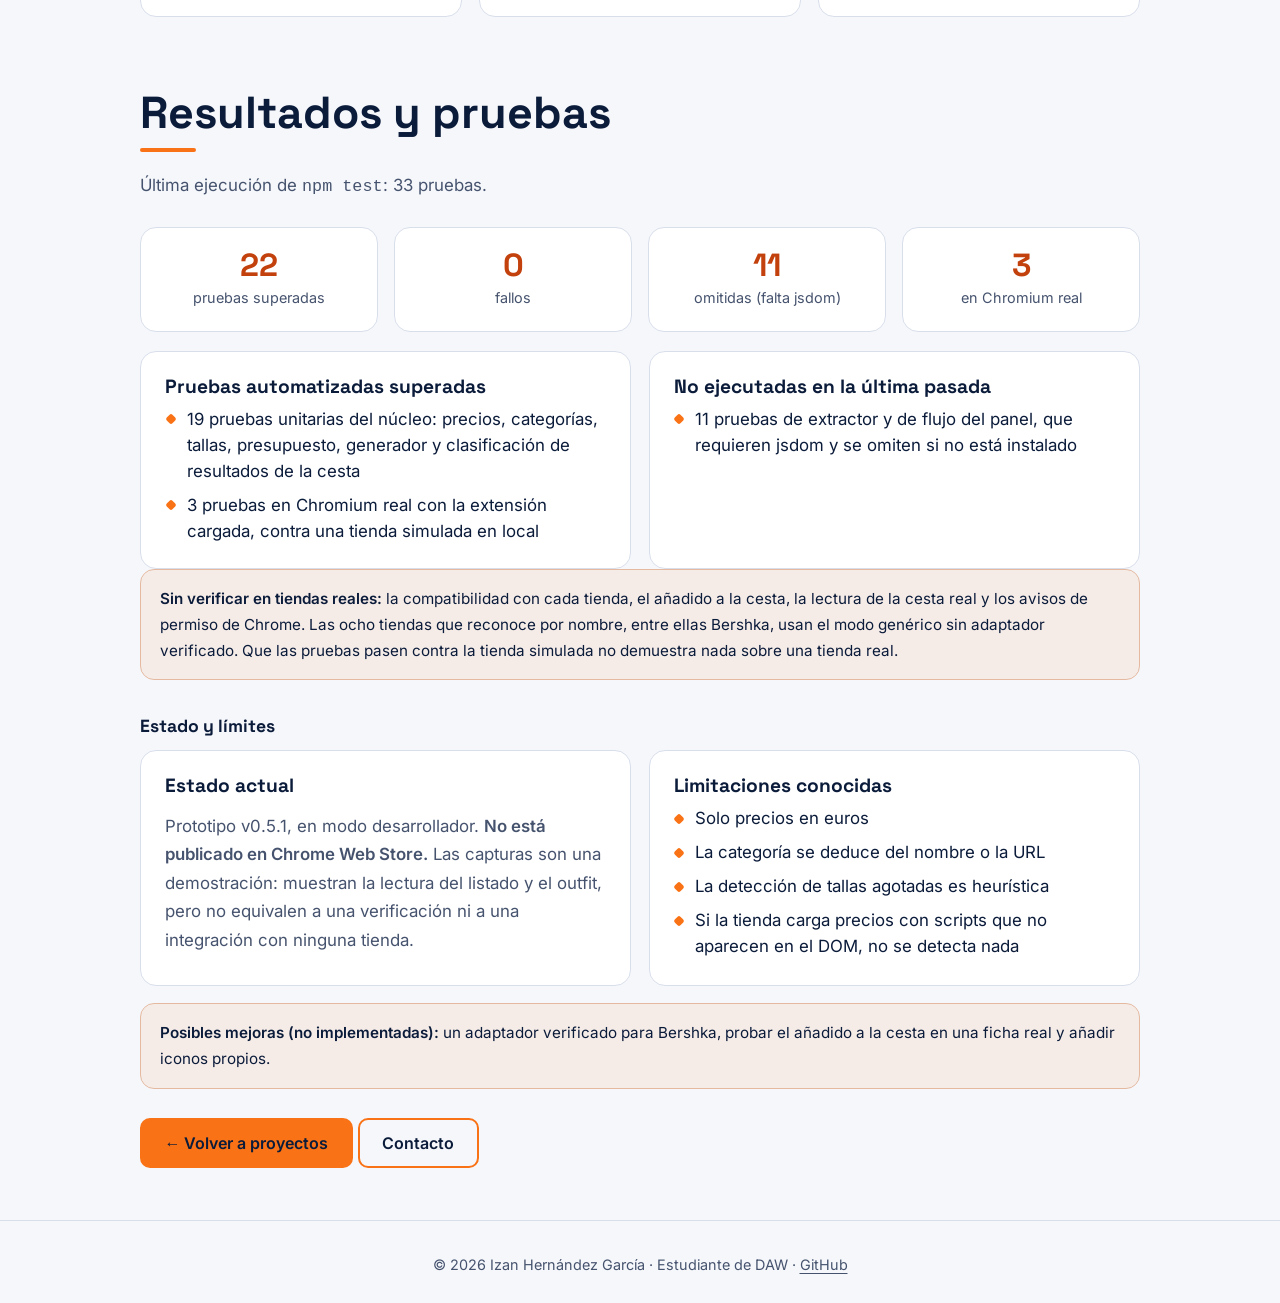
<file: outfit-ai.html>
<!DOCTYPE html>
<html lang="es">
<head>
<meta charset="utf-8">
<meta name="viewport" content="width=device-width, initial-scale=1">
<title>Outfit AI · Proyectos · Izan Hernández</title>
<meta name="description" content="Outfit AI: prototipo de extensión de Chrome (Manifest V3, JavaScript) que combina los productos de la tienda que estás viendo en outfits que nunca superan tu presupuesto. Se ejecuta en local, sin servidor ni modelos de IA. Proyecto de Izan Hernández.">

<meta name="theme-color" content="#071226">
<link rel="icon" href="favicon.svg" type="image/svg+xml">
<meta property="og:type" content="website"><meta property="og:locale" content="es_ES">
<meta property="og:title" content="Outfit AI · Izan Hernández"><meta property="og:description" content="Prototipo de extensión de Chrome que propone outfits con los productos de la tienda que estás viendo, dentro de tu presupuesto.">
<meta property="og:url" content="https://izanhg2411.github.io/portfolio/outfit-ai.html">
<meta name="twitter:card" content="summary_large_image">
<meta property="og:image" content="https://izanhg2411.github.io/portfolio/img/proyectos/outfit-ai/outfit-resumen.webp">
<link rel="canonical" href="https://izanhg2411.github.io/portfolio/outfit-ai.html">
<link rel="stylesheet" href="css/style.css">
<script src="js/main.js" defer></script>
</head>
<body data-page="proyectos">
<a class="skip" href="#contenido">Saltar al contenido</a>
<div id="site-header"></div>
<noscript><p class="wrap"><a href="index.html">Inicio</a> · <a href="proyectos.html">Proyectos</a> · <a href="contacto.html">Contacto</a></p></noscript>
<main id="contenido">

<!-- A. Hero -->
<div class="wrap">
 <div class="tq-hero">
  <div>
   <span class="eyebrow">Extensión de Chrome · Moda y presupuesto</span>
   <h1><em>Outfit AI</em></h1>
   <p class="hero-sub">Prototipo que combina los productos de la tienda que estás viendo en outfits que respetan tu presupuesto. Se ejecuta en el navegador, sin servidor y sin modelos de IA: la selección es un algoritmo propio.</p>
   <div class="chips" aria-label="Tecnologías"><span>Manifest V3</span><span>JavaScript</span><span>Side Panel API</span><span>chrome.scripting</span><span>chrome.storage</span><span>Node test runner</span><span>Playwright</span></div>
   <div class="cta">
    <a class="btn primary" href="proyectos.html#outfit">← Volver a proyectos</a>
    <a class="btn ghost" data-pj="outfitCode" href="#">Código en GitHub</a>
   </div>
  </div>
  <figure class="tq-shot">
   <div class="pj-bar" aria-hidden="true"><i></i><i></i><i></i></div>
   <img src="img/proyectos/outfit-ai/outfit-resumen.webp" alt="Tres capturas del panel de Outfit AI: a la izquierda, el formulario de preferencias y un outfit de cuatro prendas con imágenes genéricas, junto al texto «127.0.0.1 (tienda no preparada: modo genérico)»; en el centro, un panel con el texto «Bershka · 16 producto(s)» y un outfit de tres prendas con fotos de producto; a la derecha, la vista previa de un outfit de tres prendas con total de 89,97 € y el botón «Añadir a la cesta»" width="1600" height="1000" decoding="async">
  </figure>
 </div>
</div>

<!-- B. Problema -->
<section class="tq-sec"><div class="wrap">
 <h2>El problema</h2>
 <p class="lead">Montar un conjunto en una tienda online obliga a ir de sección en sección, apuntando precios para no pasarse del presupuesto.</p>
 <div class="tq-two">
  <div class="card"><h3>La necesidad</h3><p>Una camiseta en una página, un pantalón en otra, unas zapatillas en una tercera, y la suma hecha a mano. Además hay que comprobar tallas y que los colores combinen.</p></div>
  <div class="card"><h3>Qué propone Outfit AI</h3><p>Leer los productos que la propia página ya muestra y proponer combinaciones completas con el total, lo que sobra del presupuesto y el estado de la talla de cada prenda.</p></div>
 </div>
</div></section>

<!-- C. Solución -->
<section class="tq-sec"><div class="wrap">
 <h2>La solución</h2>
 <p class="lead">El recorrido completo. La extensión no se ejecuta en ninguna web hasta que se pulsa su icono.</p>
 <ol class="tq-steps">
  <li><strong>Abres una tienda</strong><span>Un listado de productos o una ficha, desplazándote hasta el final para que la tienda cargue los productos.</span></li>
  <li><strong>Pulsas el icono</strong><span>OutfitAI se abre en el panel lateral de Chrome y no se cierra al hacer clic en la página.</span></li>
  <li><strong>Indicas tus preferencias</strong><span>Estilo, presupuesto, tallas, colores y prendas deseadas. Se guardan solas.</span></li>
  <li><strong>Lee los productos</strong><span>Los de la página y, con tu permiso, los de otras secciones de la misma tienda.</span></li>
  <li><strong>Genera un outfit</strong><span>Una prenda por categoría, sin superar el presupuesto, con el total y el dinero restante.</span></li>
  <li><strong>Lo revisas</strong><span>En lista o en vista previa. Puedes pedir otro outfit, o probar el añadido a la cesta, que es experimental.</span></li>
 </ol>
</div></section>

<!-- D. Funcionalidades -->
<section class="tq-sec"><div class="wrap">
 <h2>Funcionalidades</h2>
 <p class="lead">Lo que hace el prototipo y lo que todavía no está comprobado.</p>
 <div class="tq-feats">
  <div class="card"><span class="num">01</span><h3>Lectura de productos</h3><p>Combina datos estructurados (JSON-LD) y tarjetas visibles. Solo precios en euros: descarta otras monedas, precios tachados o ambiguos y lo cuenta.</p></div>
  <div class="card"><span class="num">02</span><h3>Preferencias</h3><p>Nueve estilos, presupuesto, talla de zapatillas y de ropa, colores y seis categorías de prenda. La altura y el peso se guardan, pero no se usan para deducir tallas.</p></div>
  <div class="card"><span class="num">03</span><h3>Generador con presupuesto</h3><p>Búsqueda con poda que nunca supera el presupuesto, con el total y el restante siempre cuadrados y sin repetir categorías. Puntúa estilo, colores y tallas disponibles.</p></div>
  <div class="card"><span class="num">04</span><h3>Recogida de secciones</h3><p>Si faltan prendas, abre hasta seis secciones de la tienda en pestañas en segundo plano, lee los precios y las cierra. Pide permiso por tienda.</p></div>
  <div class="card"><span class="num">05</span><h3>Vista previa del outfit</h3><p>Compone las fotos de la tienda como se llevan puestas, con precio y total. Es una composición, no una prueba virtual sobre el cuerpo.</p></div>
  <div class="card"><span class="num">06</span><h3>Tallas sin inventar</h3><p>Muestra si la ficha lista tu talla o dice «Talla por comprobar». Si la ficha indica que no la tiene, esa prenda se excluye. No elige ninguna talla por ti.</p></div>
  <div class="card"><span class="num">07</span><h3>Productos guardados</h3><p>Conserva hasta 400 productos vistos durante 7 días para combinar lo de varias secciones. Se pueden vaciar y cada prenda muestra cuándo se vio su precio.</p></div>
  <div class="card"><span class="num">08</span><h3>Sesión persistente</h3><p>El outfit, la vista elegida y el estado de la cesta se restauran al reabrir el panel durante 24 horas.</p></div>
  <div class="card"><span class="num">09</span><h3>Añadir a la cesta (experimental)</h3><p>Abre cada ficha, elige tu talla, pulsa «Añadir» y comprueba la cesta real. Muestra el progreso, permite detenerlo y no cierra las fichas que no pudo confirmar.</p></div>
 </div>
 <div class="tq-note"><strong>Sin verificar en tiendas reales:</strong> la función de añadir a la cesta solo se ha probado contra una tienda simulada en local. No está verificada en Bershka real ni en ninguna otra tienda.</div>
</div></section>

<!-- En acción -->
<section class="tq-sec"><div class="wrap">
 <h2>En acción</h2>
 <p class="lead">Grabación real de pantalla, sin sonido y acelerada.</p>
 <figure class="demo-video demo-narrow"><video controls muted playsinline preload="none" poster="video/outfit-ai.webp" width="344" height="908" aria-label="Outfit AI en acción"><source src="video/outfit-ai.mp4" type="video/mp4">Tu navegador no puede reproducir este vídeo.</video><figcaption>Outfit AI recogiendo productos de una tienda y creando un outfit, en menos de 30 segundos.</figcaption></figure>
</div></section>

<!-- Capturas -->
<section class="tq-sec"><div class="wrap">
 <h2>Capturas reales</h2>
 <p class="lead">Las capturas son una demostración del prototipo y no acreditan una integración con ninguna tienda. El formulario se ha capturado con valores ficticios de demostración y una tienda simulada en local.</p>
 <div class="tq-gallery">
  <figure><img src="img/proyectos/outfit-ai/formulario-demo.webp" alt="Formulario de preferencias de Outfit AI con valores de demostración y el aviso de detección de productos" width="758" height="1000" loading="lazy" decoding="async"><figcaption><strong>Preferencias (valores ficticios)</strong>Capturada con la extensión real sobre una tienda simulada en local. Los datos son de ejemplo.</figcaption></figure>
  <figure><img src="img/proyectos/outfit-ai/panel-bershka.webp" alt="Panel de Outfit AI sobre la web real de Bershka, usada como referencia visual: listado de 16 productos y vista previa de un outfit de tres prendas" width="420" height="932" loading="lazy" decoding="async"><figcaption><strong>Outfit de demostración</strong>Captura sobre la web real de Bershka, usada como referencia visual. Muestra el panel con 16 productos y un outfit de tres prendas. Outfit AI es un prototipo y no tiene una integración verificada con Bershka.</figcaption></figure>
  <figure><img src="img/proyectos/outfit-ai/vista-previa-bershka.webp" alt="Vista previa del outfit con total, presupuesto inicial, dinero restante y aviso de prendas que faltan" width="420" height="846" loading="lazy" decoding="async"><figcaption><strong>Presupuesto y avisos</strong>Total 89,97 € sobre 200 €, con el aviso de que faltan zapatillas y de confirmar tallas y precios en la tienda.</figcaption></figure>
 </div>
 <div class="tq-gallery one sm">
  <figure><img src="img/proyectos/outfit-ai/productos-guardados.webp" alt="Lista de productos disponibles con nombre, categoría y precio, y el aviso de que todo se procesa en el navegador" width="406" height="221" loading="lazy" decoding="async"><figcaption><strong>Productos guardados</strong>La lista de productos detectados, con su categoría, y el aviso de que no se envía ningún dato a servidores externos.</figcaption></figure>
 </div>
</div></section>

<!-- E. Arquitectura -->
<section class="tq-sec"><div class="wrap">
 <h2>Arquitectura y tecnologías</h2>
 <p class="lead">Sin dependencias de ejecución. La lógica de cálculo está separada de la interfaz para poder probarla desde Node.</p>
 <ol class="tq-flow" aria-label="Flujo de la extensión">
  <li><b>Icono de la extensión</b><span>Abre el panel lateral</span></li>
  <li class="core"><b>Panel lateral</b><span>Preferencias, estado y resultados</span></li>
  <li class="core"><b>Lector de la página</b><span>Se inyecta solo en la pestaña activa y bajo demanda</span></li>
  <li class="core"><b>Núcleo de cálculo</b><span>Precios, categorías y generador de outfits</span></li>
  <li><b>chrome.storage.local</b><span>Preferencias, productos y sesión</span></li>
 </ol>
 <ul class="tq-arch">
  <li><b>background.js</b><small>Configura el panel lateral para que se abra al pulsar el icono.</small></li>
  <li><b>popup.html, popup.css y popup.js</b><small>Interfaz del panel y orquestación: permisos, recogida de secciones, vista previa, sesión y flujo de la cesta.</small></li>
  <li><b>content.js</b><small>Extractor inyectado con <code>chrome.scripting</code>. Trata la página como contenido no confiable: solo usa <code>textContent</code>, <code>JSON.parse</code> y URL validadas, nunca HTML. Su punto de extensión para adaptadores por tienda está vacío a propósito.</small></li>
  <li><b>outfit-core.js</b><small>Módulo sin dependencias compartido por la extensión y las pruebas: lectura de precios, categorías, colores, validaciones y generador.</small></li>
  <li><b>test/</b><small>Cuatro archivos: núcleo, extractor, flujo del panel y Chromium real contra una tienda simulada.</small></li>
 </ul>
 <div class="chips" aria-label="Tecnologías"><span>Chrome Extensions Manifest V3</span><span>JavaScript</span><span>Side Panel API</span><span>chrome.scripting</span><span>chrome.permissions</span><span>jsdom (pruebas)</span><span>Playwright (pruebas)</span></div>
</div></section>

<!-- F. Privacidad -->
<section class="tq-sec"><div class="wrap">
 <h2>Privacidad y permisos</h2>
 <p class="lead">La extensión no hace peticiones de red propias ni usa claves, cuentas o servicios de terceros.</p>
 <div class="tq-two">
  <div class="card"><h3>Qué se guarda en tu navegador</h3><ul class="tq-list"><li>Preferencias: estilo, presupuesto, altura, peso, tallas, colores y prendas</li><li>Productos detectados: hasta 400 durante 7 días</li><li>Sesión del panel: outfit y estado durante 24 horas</li></ul><p>Todo en <code>chrome.storage.local</code>, con opción de vaciar los productos guardados.</p></div>
  <div class="card"><h3>Qué hace con las tiendas</h3><p>Lee la pestaña activa solo cuando se abre la extensión. Para recoger secciones o añadir a la cesta abre páginas de la tienda en pestañas, como una navegación normal: la tienda registra esas visitas.</p><p>Durante el añadido a la cesta instala en la ficha un observador de solo lectura de las peticiones: anota método, ruta sin parámetros y estado, sin leer cuerpos, cabeceras ni cookies.</p></div>
 </div>
 <div class="tq-note"><strong>Permisos:</strong> <code>storage</code>, <code>activeTab</code>, <code>scripting</code> y <code>sidePanel</code>. No hay permisos de sitio obligatorios ni content scripts permanentes: el acceso a cada tienda es opcional, se pide por dominio y, si se rechaza, la extensión sigue funcionando con la página actual.</div>
</div></section>

<!-- G. Retos -->
<section class="tq-sec"><div class="wrap">
 <h2>Retos técnicos</h2>
 <p class="lead">Varios de estos problemas aparecieron al usar la extensión en una tienda real y están documentados en el historial de cambios del proyecto.</p>
 <div class="tq-feats">
  <div class="card"><h3>Leer tiendas sin conocer su estructura</h3><p>Un modo genérico combina JSON-LD y tarjetas visibles. No hay adaptadores por tienda porque ninguna estructura se ha verificado, y la extensión no depende de selectores inventados.</p></div>
  <div class="card"><h3>Garantizar el presupuesto</h3><p>La búsqueda descarta cualquier combinación que, con la opción más barata del resto, ya no cabría. Una prueba aleatoria con 300 catálogos comprueba que el total nunca supera el presupuesto y que las cuentas cuadran.</p></div>
  <div class="card"><h3>Precios y nombres poco fiables</h3><p>Formatos como <code>1.299,00 €</code>, precios partidos en varios elementos y precios tachados. En una página de Bershka usada como referencia, el texto alternativo de una foto describía un look completo, así que el nombre se toma del enlace o de la URL. Es una decisión de la lectura genérica de productos, no una compatibilidad verificada con Bershka.</p></div>
  <div class="card"><h3>Chrome oculta la URL sin permiso</h3><p>Sin permiso sobre la pestaña, <code>tab.url</code> llega vacía y el panel decía que la página no era una tienda, incluso en una página de Bershka usada como referencia. Ahora distingue ese caso, lo explica y ofrece pedir el permiso de la tienda. Este flujo de permisos no está verificado en tiendas reales.</p></div>
  <div class="card"><h3>Automatizar la cesta sin dar falsos positivos</h3><p>Se reescribió porque la versión anterior cerraba fichas siempre, confirmaba por cambios de texto y podía añadir duplicados. Ahora espera a la respuesta de la tienda, solo confirma con una petición aceptada y no cierra fichas hasta comprobar la cesta real.</p></div>
  <div class="card"><h3>Panel lateral en lugar de popup</h3><p>Un popup se cierra al perder el foco, y con él el proceso en curso. El panel lateral sigue abierto y la sesión se restaura al volver.</p></div>
 </div>
</div></section>

<!-- H. Resultados -->
<section class="tq-sec"><div class="wrap">
 <h2>Resultados y pruebas</h2>
 <p class="lead">Última ejecución de <code>npm test</code>: 33 pruebas.</p>
 <div class="tq-stats">
  <div class="tq-stat"><b>22</b><span>pruebas superadas</span></div>
  <div class="tq-stat"><b>0</b><span>fallos</span></div>
  <div class="tq-stat"><b>11</b><span>omitidas (falta jsdom)</span></div>
  <div class="tq-stat"><b>3</b><span>en Chromium real</span></div>
 </div>
 <div class="tq-two">
  <div class="card"><h3>Pruebas automatizadas superadas</h3><ul class="tq-list"><li>19 pruebas unitarias del núcleo: precios, categorías, tallas, presupuesto, generador y clasificación de resultados de la cesta</li><li>3 pruebas en Chromium real con la extensión cargada, contra una tienda simulada en local</li></ul></div>
  <div class="card"><h3>No ejecutadas en la última pasada</h3><ul class="tq-list"><li>11 pruebas de extractor y de flujo del panel, que requieren jsdom y se omiten si no está instalado</li></ul></div>
 </div>
 <div class="tq-note"><strong>Sin verificar en tiendas reales:</strong> la compatibilidad con cada tienda, el añadido a la cesta, la lectura de la cesta real y los avisos de permiso de Chrome. Las ocho tiendas que reconoce por nombre, entre ellas Bershka, usan el modo genérico sin adaptador verificado. Que las pruebas pasen contra la tienda simulada no demuestra nada sobre una tienda real.</div>
 <h3 class="sub">Estado y límites</h3>
 <div class="tq-two">
  <div class="card"><h3>Estado actual</h3><p>Prototipo v0.5.1, en modo desarrollador. <strong>No está publicado en Chrome Web Store.</strong> Las capturas son una demostración: muestran la lectura del listado y el outfit, pero no equivalen a una verificación ni a una integración con ninguna tienda.</p></div>
  <div class="card"><h3>Limitaciones conocidas</h3><ul class="tq-list"><li>Solo precios en euros</li><li>La categoría se deduce del nombre o la URL</li><li>La detección de tallas agotadas es heurística</li><li>Si la tienda carga precios con scripts que no aparecen en el DOM, no se detecta nada</li></ul></div>
 </div>
 <p class="tq-note" style="margin-top:1.1rem"><strong>Posibles mejoras (no implementadas):</strong> un adaptador verificado para Bershka, probar el añadido a la cesta en una ficha real y añadir iconos propios.</p>
 <p class="tq-back"><a class="btn primary" href="proyectos.html#outfit">← Volver a proyectos</a> <a class="btn ghost" href="contacto.html">Contacto</a></p>
</div></section>

</main>
<footer id="site-footer"></footer>
</body>
</html>
</file>
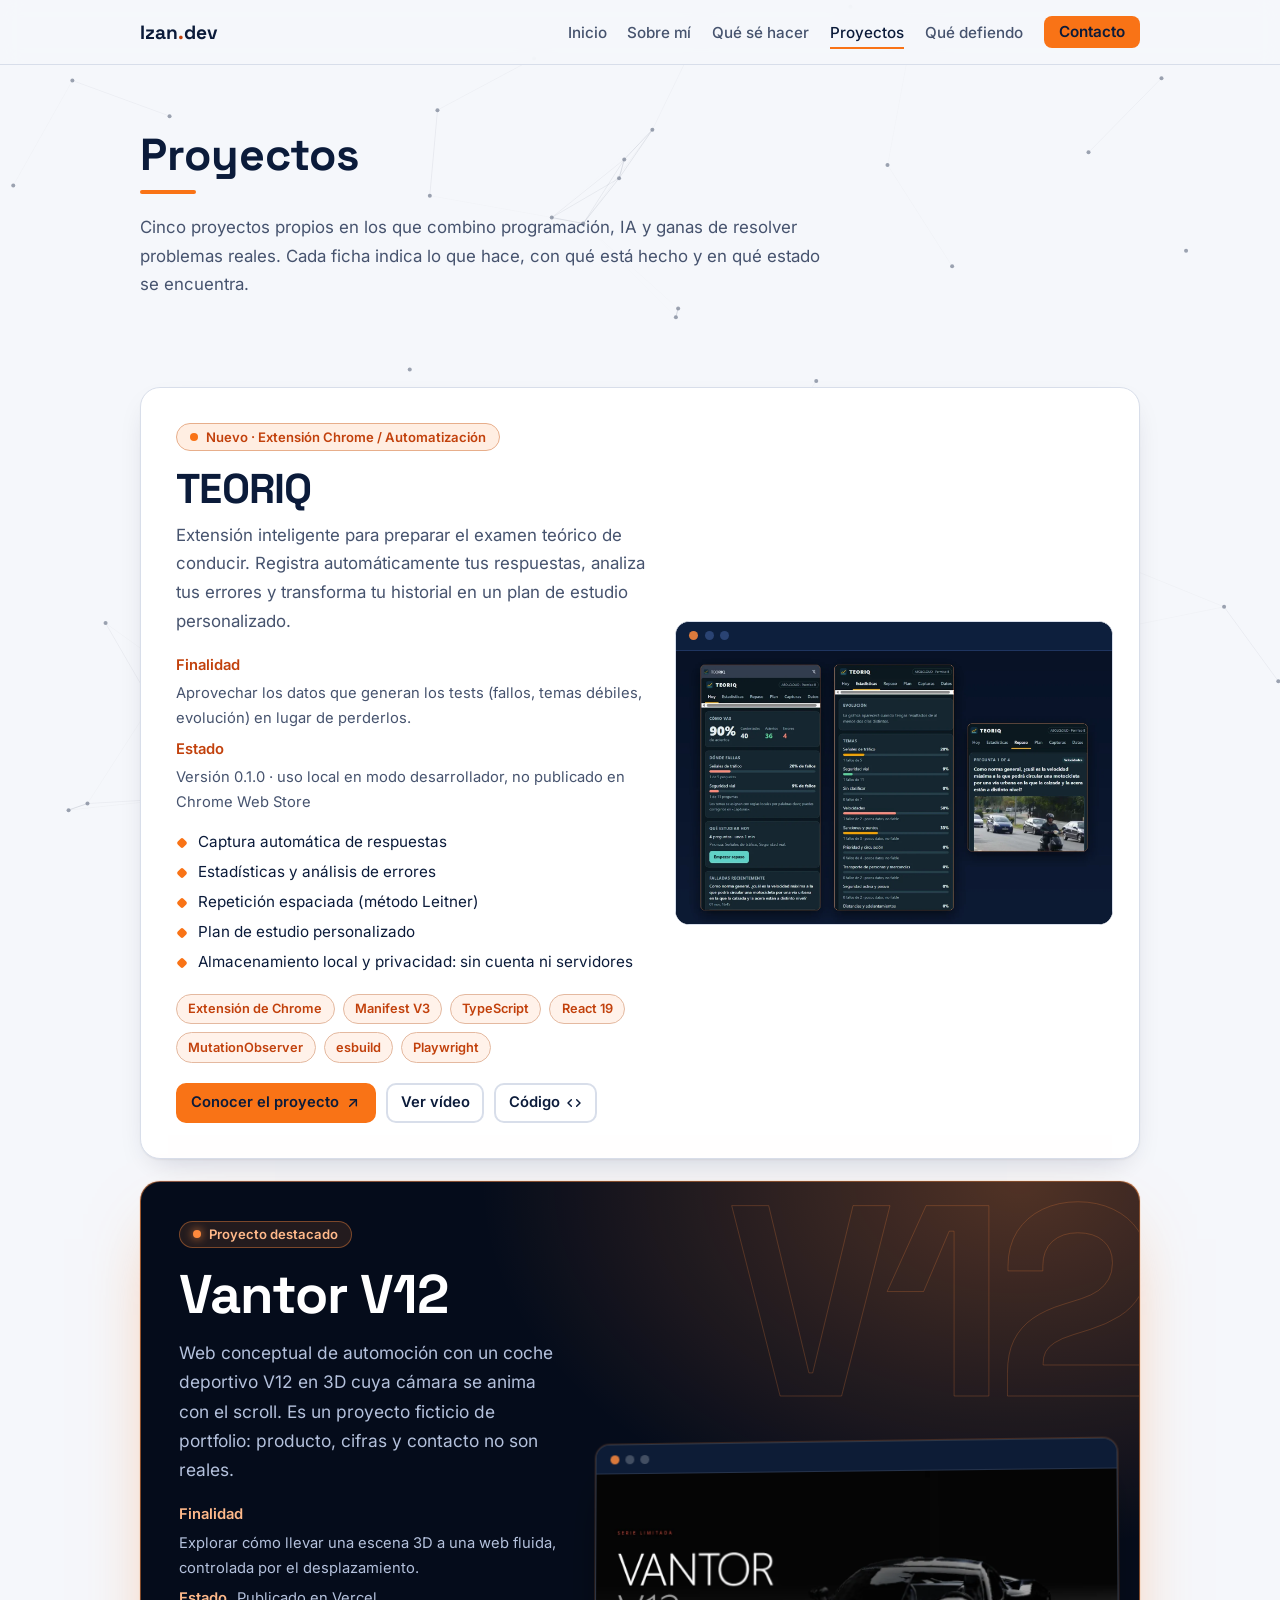
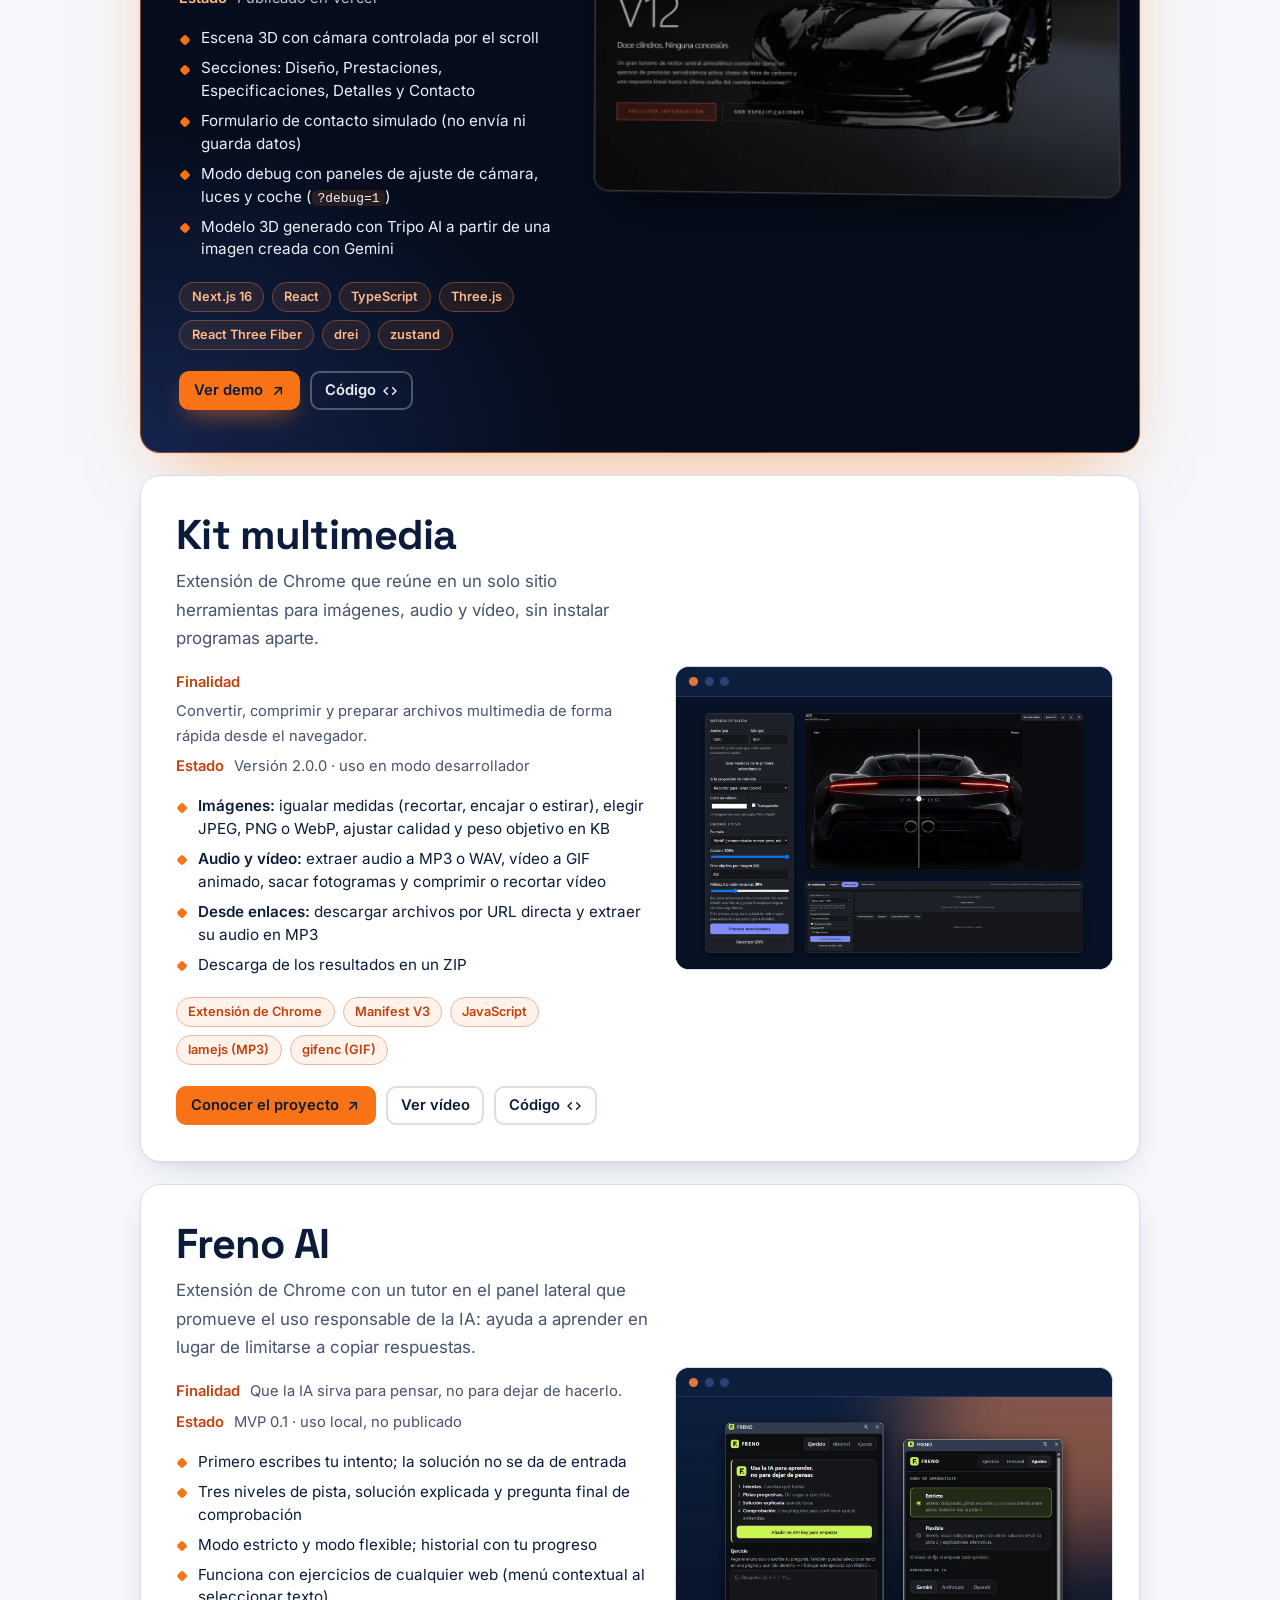
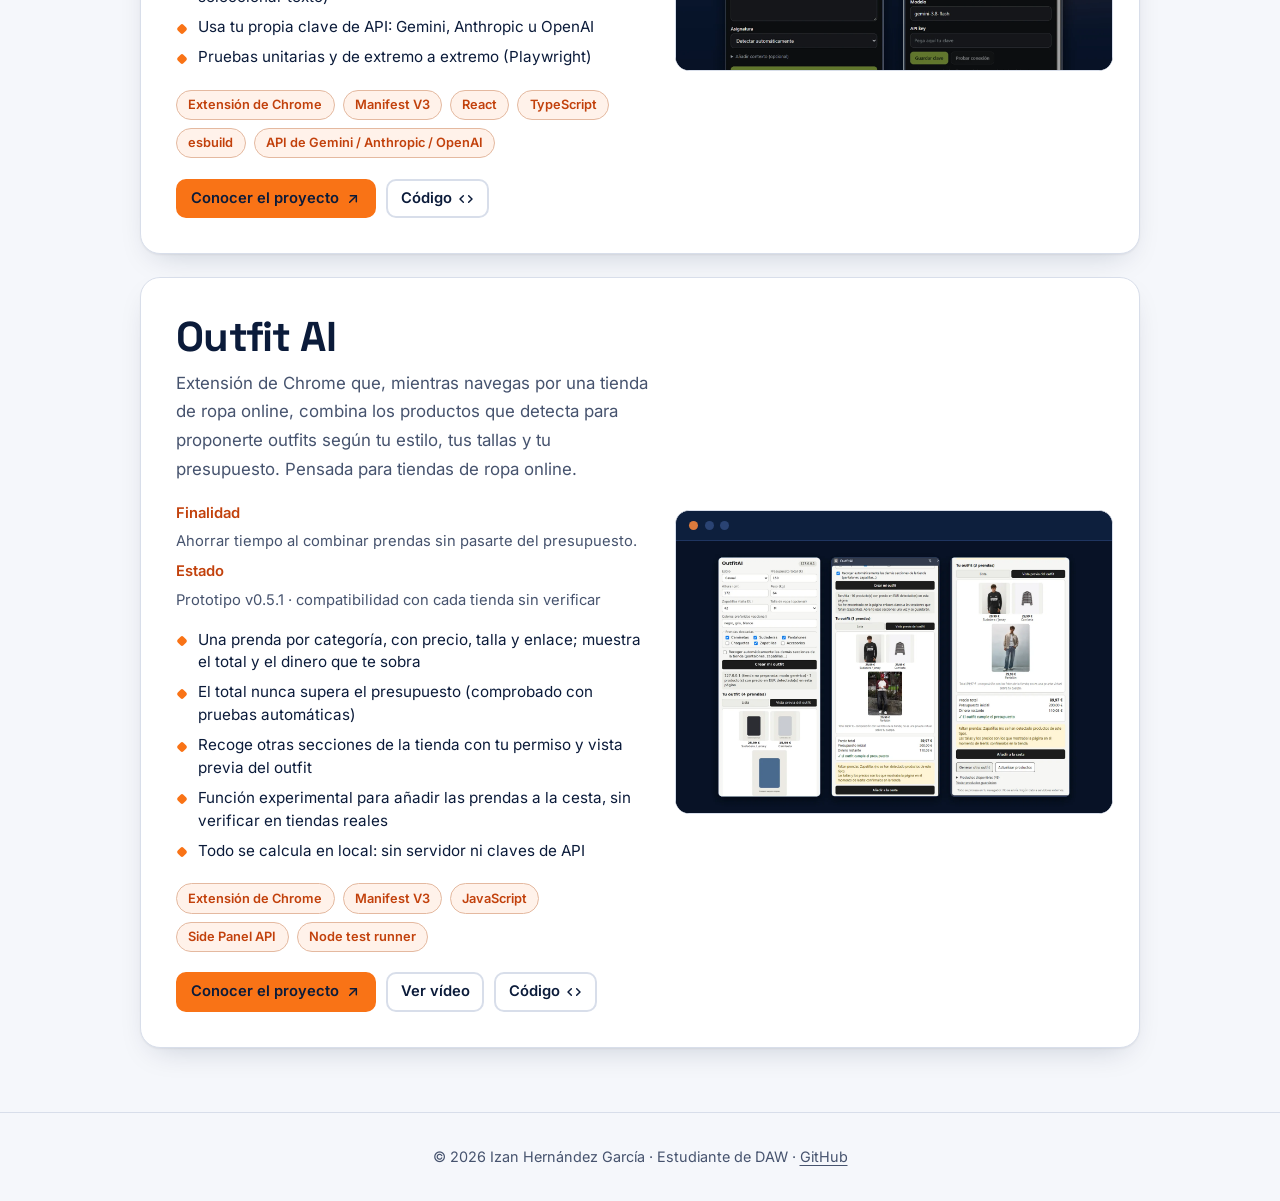
<file: proyectos.html>
<!DOCTYPE html>
<html lang="es">
<head>
<meta charset="utf-8">
<meta name="viewport" content="width=device-width, initial-scale=1">
<title>Proyectos · Izan Hernández</title>
<meta name="description" content="Proyectos de Izan Hernández: cuatro extensiones de Chrome (TEORIQ, Freno AI, Kit multimedia, Outfit AI) y una web interactiva en 3D (Vantor V12).">

<meta name="theme-color" content="#071226">
<link rel="icon" href="favicon.svg" type="image/svg+xml">
<meta property="og:type" content="website"><meta property="og:locale" content="es_ES">
<meta property="og:title" content="Proyectos · Izan Hernández"><meta property="og:description" content="Proyectos de Izan Hernández: cuatro extensiones de Chrome (TEORIQ, Freno AI, Kit multimedia, Outfit AI) y una web interactiva en 3D (Vantor V12).">
<meta property="og:url" content="https://izanhg2411.github.io/portfolio/proyectos.html">
<meta property="og:image" content="https://izanhg2411.github.io/portfolio/img/og-image.png"><meta property="og:image:width" content="1200"><meta property="og:image:height" content="630"><meta property="og:image:alt" content="Izan Hernández · Estudiante de Desarrollo de Aplicaciones Web">
<meta name="twitter:card" content="summary_large_image">
<link rel="canonical" href="https://izanhg2411.github.io/portfolio/proyectos.html">
<link rel="stylesheet" href="css/style.css">
<script src="js/main.js" defer></script>
</head>
<body data-page="proyectos">
<a class="skip" href="#contenido">Saltar al contenido</a>
<div id="site-header"></div>
<noscript><p class="wrap"><a href="index.html">Inicio</a> · <a href="contacto.html">Contacto</a></p></noscript>
<main id="contenido">
<div class="page-head"><div class="wrap"><h1 class="title">Proyectos</h1>
 <p class="lead">Cinco proyectos propios en los que combino programación, IA y ganas de resolver problemas reales. Cada ficha indica lo que hace, con qué está hecho y en qué estado se encuentra.</p></div></div>
<section class="pj-section"><div class="wrap">
  <article class="pj pj-wide" id="teoriq" aria-labelledby="t-teoriq">
   <div class="pj-media"><div class="pj-shot has-img">
    <div class="pj-bar" aria-hidden="true"><i></i><i></i><i></i></div>
    <div class="pj-canvas"><img src="img/proyectos/teoriq/teoriq-resumen.webp" alt="Tres pantallas reales del panel lateral de TEORIQ: Hoy, Estadísticas y Repaso" width="1600" height="1000" decoding="async"></div>
   </div></div>
   <div class="pj-body">
   <span class="pj-badge">Nuevo · Extensión Chrome / Automatización</span>
   <h3 id="t-teoriq">TEORIQ</h3>
   <p class="pj-desc">Extensión inteligente para preparar el examen teórico de conducir. Registra automáticamente tus respuestas, analiza tus errores y transforma tu historial en un plan de estudio personalizado.</p>
   <dl class="pj-meta"><div><dt>Finalidad</dt><dd>Aprovechar los datos que generan los tests (fallos, temas débiles, evolución) en lugar de perderlos.</dd></div><div><dt>Estado</dt><dd>Versión 0.1.0 · uso local en modo desarrollador, no publicado en Chrome Web Store</dd></div></dl>
   <ul class="pj-points"><li>Captura automática de respuestas</li><li>Estadísticas y análisis de errores</li><li>Repetición espaciada (método Leitner)</li><li>Plan de estudio personalizado</li><li>Almacenamiento local y privacidad: sin cuenta ni servidores</li></ul>
   <div class="chips" aria-label="Tecnologías"><span>Extensión de Chrome</span><span>Manifest V3</span><span>TypeScript</span><span>React 19</span><span>MutationObserver</span><span>esbuild</span><span>Playwright</span></div>
   <div class="pj-actions"><a class="pj-btn primary" href="teoriq.html">Conocer el proyecto <svg viewBox="0 0 24 24" width="16" height="16" fill="none" stroke="currentColor" stroke-width="2.2" stroke-linecap="round" stroke-linejoin="round" aria-hidden="true"><path d="M7 17 17 7"/><path d="M8 7h9v9"/></svg></a><button type="button" class="pj-btn code" data-video="video/teoriq.mp4" data-poster="video/teoriq.webp" data-title="TEORIQ en acción" data-w="344" data-h="908">Ver vídeo</button><a class="pj-btn code" data-pj="teoriqCode" href="#">Código <svg viewBox="0 0 24 24" width="16" height="16" fill="none" stroke="currentColor" stroke-width="2.2" stroke-linecap="round" stroke-linejoin="round" aria-hidden="true"><path d="m8 7-5 5 5 5"/><path d="m16 7 5 5-5 5"/></svg></a></div>
   </div>
  </article>

  <article class="pj pj-feature" id="vantor" aria-labelledby="t-vantor">
   <div class="pj-media"><div class="pj-shot has-img">
    <div class="pj-bar" aria-hidden="true"><i></i><i></i><i></i></div>
    <div class="pj-canvas"><img src="img/proyectos/vantor-v12.webp" alt="Captura de la web Vantor V12 con el coche deportivo en 3D" width="1248" height="780" decoding="async"></div>
   </div></div>
   <div class="pj-body">
   <span class="pj-badge">Proyecto destacado</span>
   <h3 id="t-vantor">Vantor V12</h3>
   <p class="pj-desc">Web conceptual de automoción con un coche deportivo V12 en 3D cuya cámara se anima con el scroll. Es un proyecto ficticio de portfolio: producto, cifras y contacto no son reales.</p>
   <dl class="pj-meta"><div><dt>Finalidad</dt><dd>Explorar cómo llevar una escena 3D a una web fluida, controlada por el desplazamiento.</dd></div><div><dt>Estado</dt><dd>Publicado en Vercel</dd></div></dl>
   <ul class="pj-points"><li>Escena 3D con cámara controlada por el scroll</li><li>Secciones: Diseño, Prestaciones, Especificaciones, Detalles y Contacto</li><li>Formulario de contacto simulado (no envía ni guarda datos)</li><li>Modo debug con paneles de ajuste de cámara, luces y coche (<code>?debug=1</code>)</li><li>Modelo 3D generado con Tripo AI a partir de una imagen creada con Gemini</li></ul>
   <div class="chips" aria-label="Tecnologías"><span>Next.js 16</span><span>React</span><span>TypeScript</span><span>Three.js</span><span>React Three Fiber</span><span>drei</span><span>zustand</span></div>
   <div class="pj-actions"><a class="pj-btn primary" data-pj="vantor" href="#">Ver demo <svg viewBox="0 0 24 24" width="16" height="16" fill="none" stroke="currentColor" stroke-width="2.2" stroke-linecap="round" stroke-linejoin="round" aria-hidden="true"><path d="M7 17 17 7"/><path d="M8 7h9v9"/></svg></a><a class="pj-btn code" data-pj="vantorCode" href="#">Código <svg viewBox="0 0 24 24" width="16" height="16" fill="none" stroke="currentColor" stroke-width="2.2" stroke-linecap="round" stroke-linejoin="round" aria-hidden="true"><path d="m8 7-5 5 5 5"/><path d="m16 7 5 5-5 5"/></svg></a></div>
   </div>
  </article>

  <article class="pj pj-wide" id="kit" aria-labelledby="t-kit">
   <div class="pj-media"><div class="pj-shot has-img">
    <div class="pj-bar" aria-hidden="true"><i></i><i></i><i></i></div>
    <div class="pj-canvas"><img src="img/proyectos/kit-multimedia/kit-resumen.webp" alt="Tres pantallas reales de Kit multimedia: ajustes de imágenes, comparador antes y después, y Audio y vídeo" width="1600" height="1000" decoding="async" loading="lazy"></div>
   </div></div>
   <div class="pj-body">
   <h3 id="t-kit">Kit multimedia</h3>
   <p class="pj-desc">Extensión de Chrome que reúne en un solo sitio herramientas para imágenes, audio y vídeo, sin instalar programas aparte.</p>
   <dl class="pj-meta"><div><dt>Finalidad</dt><dd>Convertir, comprimir y preparar archivos multimedia de forma rápida desde el navegador.</dd></div><div><dt>Estado</dt><dd>Versión 2.0.0 · uso en modo desarrollador</dd></div></dl>
   <ul class="pj-points"><li><strong>Imágenes:</strong> igualar medidas (recortar, encajar o estirar), elegir JPEG, PNG o WebP, ajustar calidad y peso objetivo en KB</li><li><strong>Audio y vídeo:</strong> extraer audio a MP3 o WAV, vídeo a GIF animado, sacar fotogramas y comprimir o recortar vídeo</li><li><strong>Desde enlaces:</strong> descargar archivos por URL directa y extraer su audio en MP3</li><li>Descarga de los resultados en un ZIP</li></ul>
   <div class="chips" aria-label="Tecnologías"><span>Extensión de Chrome</span><span>Manifest V3</span><span>JavaScript</span><span>lamejs (MP3)</span><span>gifenc (GIF)</span></div>
   <div class="pj-actions"><a class="pj-btn primary" href="kit-multimedia.html">Conocer el proyecto <svg viewBox="0 0 24 24" width="16" height="16" fill="none" stroke="currentColor" stroke-width="2.2" stroke-linecap="round" stroke-linejoin="round" aria-hidden="true"><path d="M7 17 17 7"/><path d="M8 7h9v9"/></svg></a><button type="button" class="pj-btn code" data-video="video/kit-multimedia.mp4" data-poster="video/kit-multimedia.webp" data-title="Kit multimedia en acción" data-w="1280" data-h="630">Ver vídeo</button><a class="pj-btn code" data-pj="kitCode" href="#">Código <svg viewBox="0 0 24 24" width="16" height="16" fill="none" stroke="currentColor" stroke-width="2.2" stroke-linecap="round" stroke-linejoin="round" aria-hidden="true"><path d="m8 7-5 5 5 5"/><path d="m16 7 5 5-5 5"/></svg></a></div>
   </div>
  </article>
  <article class="pj pj-wide" id="freno" aria-labelledby="t-freno">
   <div class="pj-media"><div class="pj-shot has-img">
    <div class="pj-bar" aria-hidden="true"><i></i><i></i><i></i></div>
    <div class="pj-canvas"><img src="img/proyectos/freno-ai.webp" alt="Captura de Freno AI en el panel lateral de Chrome" width="1600" height="1000" decoding="async" loading="lazy"></div>
   </div></div>
   <div class="pj-body">
   <h3 id="t-freno">Freno AI</h3>
   <p class="pj-desc">Extensión de Chrome con un tutor en el panel lateral que promueve el uso responsable de la IA: ayuda a aprender en lugar de limitarse a copiar respuestas.</p>
   <dl class="pj-meta"><div><dt>Finalidad</dt><dd>Que la IA sirva para pensar, no para dejar de hacerlo.</dd></div><div><dt>Estado</dt><dd>MVP 0.1 · uso local, no publicado</dd></div></dl>
   <ul class="pj-points"><li>Primero escribes tu intento; la solución no se da de entrada</li><li>Tres niveles de pista, solución explicada y pregunta final de comprobación</li><li>Modo estricto y modo flexible; historial con tu progreso</li><li>Funciona con ejercicios de cualquier web (menú contextual al seleccionar texto)</li><li>Usa tu propia clave de API: Gemini, Anthropic u OpenAI</li><li>Pruebas unitarias y de extremo a extremo (Playwright)</li></ul>
   <div class="chips" aria-label="Tecnologías"><span>Extensión de Chrome</span><span>Manifest V3</span><span>React</span><span>TypeScript</span><span>esbuild</span><span>API de Gemini / Anthropic / OpenAI</span></div>
   <div class="pj-actions"><a class="pj-btn primary" href="freno-ai.html">Conocer el proyecto <svg viewBox="0 0 24 24" width="16" height="16" fill="none" stroke="currentColor" stroke-width="2.2" stroke-linecap="round" stroke-linejoin="round" aria-hidden="true"><path d="M7 17 17 7"/><path d="M8 7h9v9"/></svg></a><a class="pj-btn code" data-pj="frenoCode" href="#">Código <svg viewBox="0 0 24 24" width="16" height="16" fill="none" stroke="currentColor" stroke-width="2.2" stroke-linecap="round" stroke-linejoin="round" aria-hidden="true"><path d="m8 7-5 5 5 5"/><path d="m16 7 5 5-5 5"/></svg></a></div>
   </div>
  </article>
  <article class="pj pj-wide" id="outfit" aria-labelledby="t-outfit">
   <div class="pj-media"><div class="pj-shot has-img">
    <div class="pj-bar" aria-hidden="true"><i></i><i></i><i></i></div>
    <div class="pj-canvas"><img src="img/proyectos/outfit-ai/outfit-resumen.webp" alt="Tres pantallas de Outfit AI: formulario con valores de demostración y dos outfits generados" width="1600" height="1000" decoding="async" loading="lazy"></div>
   </div></div>
   <div class="pj-body">
   <h3 id="t-outfit">Outfit AI</h3>
   <p class="pj-desc">Extensión de Chrome que, mientras navegas por una tienda de ropa online, combina los productos que detecta para proponerte outfits según tu estilo, tus tallas y tu presupuesto. Pensada para tiendas de ropa online.</p>
   <dl class="pj-meta"><div><dt>Finalidad</dt><dd>Ahorrar tiempo al combinar prendas sin pasarte del presupuesto.</dd></div><div><dt>Estado</dt><dd>Prototipo v0.5.1 · compatibilidad con cada tienda sin verificar</dd></div></dl>
   <ul class="pj-points"><li>Una prenda por categoría, con precio, talla y enlace; muestra el total y el dinero que te sobra</li><li>El total nunca supera el presupuesto (comprobado con pruebas automáticas)</li><li>Recoge otras secciones de la tienda con tu permiso y vista previa del outfit</li><li>Función experimental para añadir las prendas a la cesta, sin verificar en tiendas reales</li><li>Todo se calcula en local: sin servidor ni claves de API</li></ul>
   <div class="chips" aria-label="Tecnologías"><span>Extensión de Chrome</span><span>Manifest V3</span><span>JavaScript</span><span>Side Panel API</span><span>Node test runner</span></div>
   <div class="pj-actions"><a class="pj-btn primary" href="outfit-ai.html">Conocer el proyecto <svg viewBox="0 0 24 24" width="16" height="16" fill="none" stroke="currentColor" stroke-width="2.2" stroke-linecap="round" stroke-linejoin="round" aria-hidden="true"><path d="M7 17 17 7"/><path d="M8 7h9v9"/></svg></a><button type="button" class="pj-btn code" data-video="video/outfit-ai.mp4" data-poster="video/outfit-ai.webp" data-title="Outfit AI en acción" data-w="344" data-h="908">Ver vídeo</button><a class="pj-btn code" data-pj="outfitCode" href="#">Código <svg viewBox="0 0 24 24" width="16" height="16" fill="none" stroke="currentColor" stroke-width="2.2" stroke-linecap="round" stroke-linejoin="round" aria-hidden="true"><path d="m8 7-5 5 5 5"/><path d="m16 7 5 5-5 5"/></svg></a></div>
   </div>
  </article>
</div></section>
</main>
<footer id="site-footer"></footer>
</body>
</html>
</file>
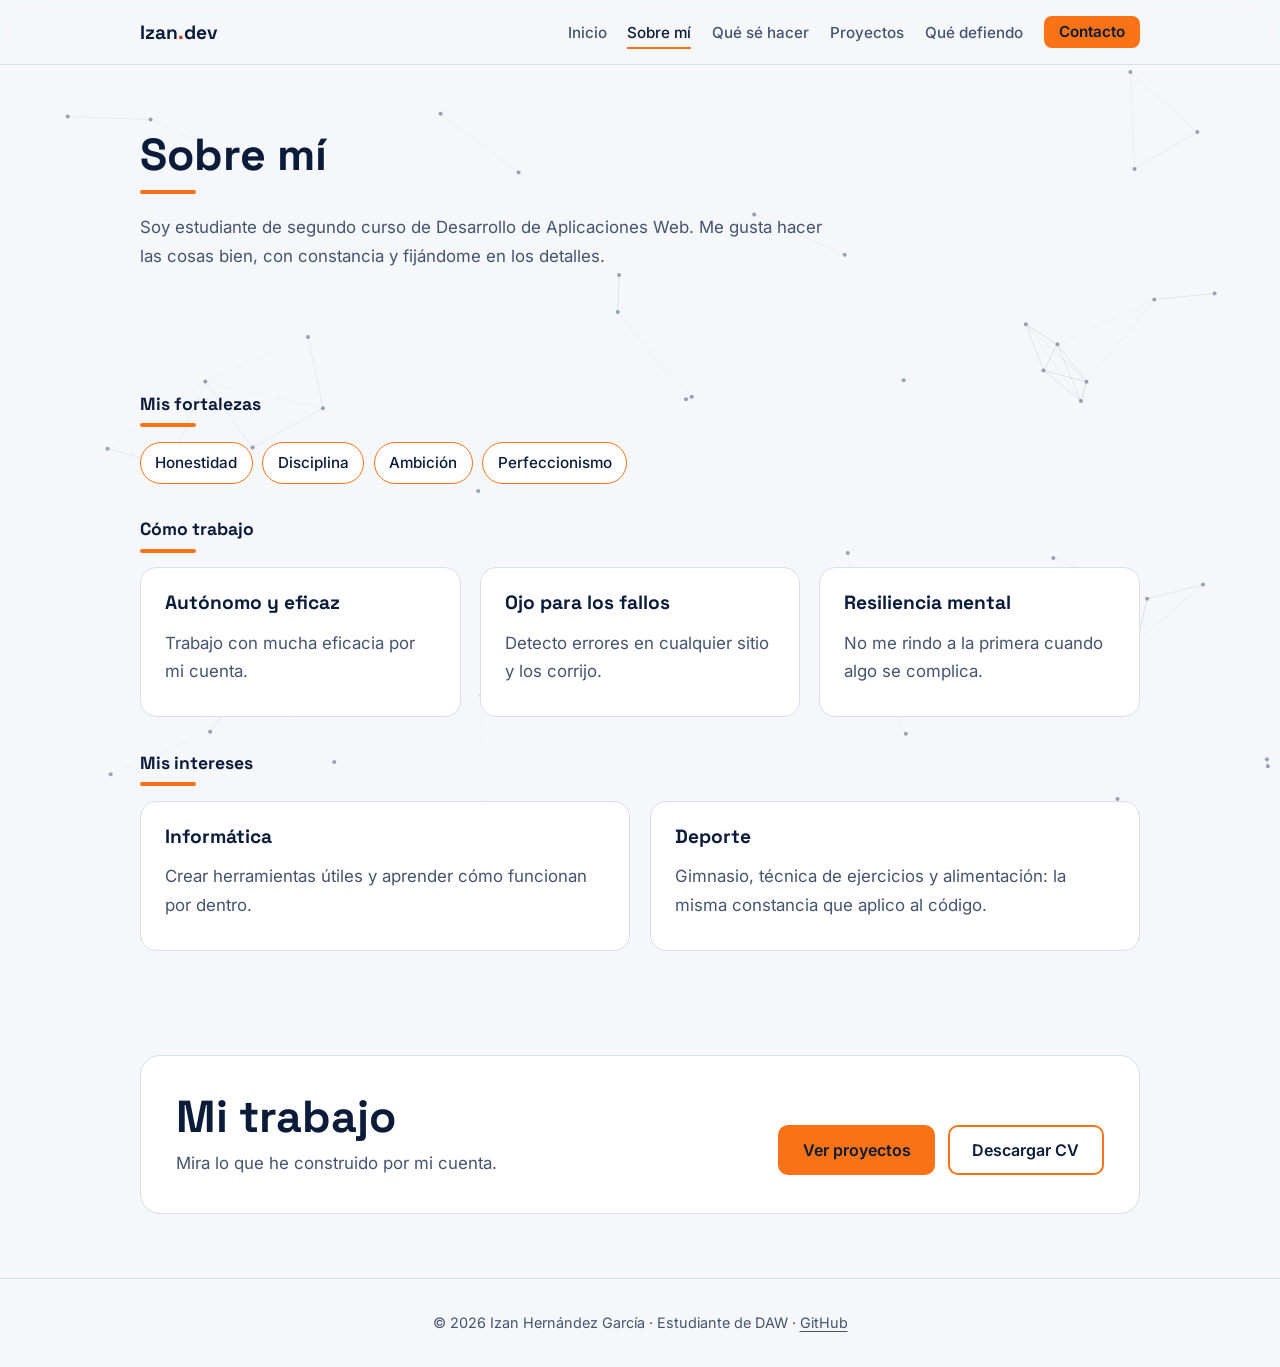
<file: sobre-mi.html>
<!DOCTYPE html>
<html lang="es">
<head>
<meta charset="utf-8">
<meta name="viewport" content="width=device-width, initial-scale=1">
<title>Sobre mí · Izan Hernández</title>
<meta name="description" content="Quién es Izan: fortalezas, forma de trabajar e intereses.">

<meta name="theme-color" content="#071226">
<link rel="icon" href="favicon.svg" type="image/svg+xml">
<meta property="og:type" content="website"><meta property="og:locale" content="es_ES">
<meta property="og:title" content="Sobre mí · Izan Hernández"><meta property="og:description" content="Quién es Izan: fortalezas, forma de trabajar e intereses.">
<meta property="og:url" content="https://izanhg2411.github.io/portfolio/sobre-mi.html">
<meta property="og:image" content="https://izanhg2411.github.io/portfolio/img/og-image.png"><meta property="og:image:width" content="1200"><meta property="og:image:height" content="630"><meta property="og:image:alt" content="Izan Hernández · Estudiante de Desarrollo de Aplicaciones Web">
<meta name="twitter:card" content="summary_large_image">
<link rel="canonical" href="https://izanhg2411.github.io/portfolio/sobre-mi.html">
<link rel="stylesheet" href="css/style.css">
<script src="js/main.js" defer></script>
</head>
<body data-page="sobre-mi">
<a class="skip" href="#contenido">Saltar al contenido</a>
<div id="site-header"></div>
<noscript><p class="wrap"><a href="index.html">Inicio</a> · <a href="contacto.html">Contacto</a></p></noscript>
<main id="contenido">
<div class="page-head"><div class="wrap"><h1 class="title">Sobre mí</h1>
 <p class="lead">Soy estudiante de segundo curso de Desarrollo de Aplicaciones Web. Me gusta hacer las cosas bien, con constancia y fijándome en los detalles.</p></div></div>
<section><div class="wrap">
 <h2 class="sub">Mis fortalezas</h2>
 <ul class="tags"><li class="hot">Honestidad</li><li class="hot">Disciplina</li><li class="hot">Ambición</li><li class="hot">Perfeccionismo</li></ul>
 <h2 class="sub">Cómo trabajo</h2>
 <div class="grid g3">
  <article class="card"><h3>Autónomo y eficaz</h3><p>Trabajo con mucha eficacia por mi cuenta.</p></article>
  <article class="card"><h3>Ojo para los fallos</h3><p>Detecto errores en cualquier sitio y los corrijo.</p></article>
  <article class="card"><h3>Resiliencia mental</h3><p>No me rindo a la primera cuando algo se complica.</p></article>
 </div>
 <h2 class="sub">Mis intereses</h2>
 <div class="grid g2">
  <article class="card"><h3>Informática</h3><p>Crear herramientas útiles y aprender cómo funcionan por dentro.</p></article>
  <article class="card"><h3>Deporte</h3><p>Gimnasio, técnica de ejercicios y alimentación: la misma constancia que aplico al código.</p></article>
 </div>
</div></section>
<section><div class="wrap"><div class="band"><div><h2>Mi trabajo</h2><p>Mira lo que he construido por mi cuenta.</p></div><div class="cta"><a class="btn primary" href="proyectos.html">Ver proyectos</a><a class="btn ghost" data-cv href="cv/Izan-Hernandez-CV.pdf" download hidden>Descargar CV</a></div></div></div></section>
</main>
<footer id="site-footer"></footer>
</body>
</html>
</file>
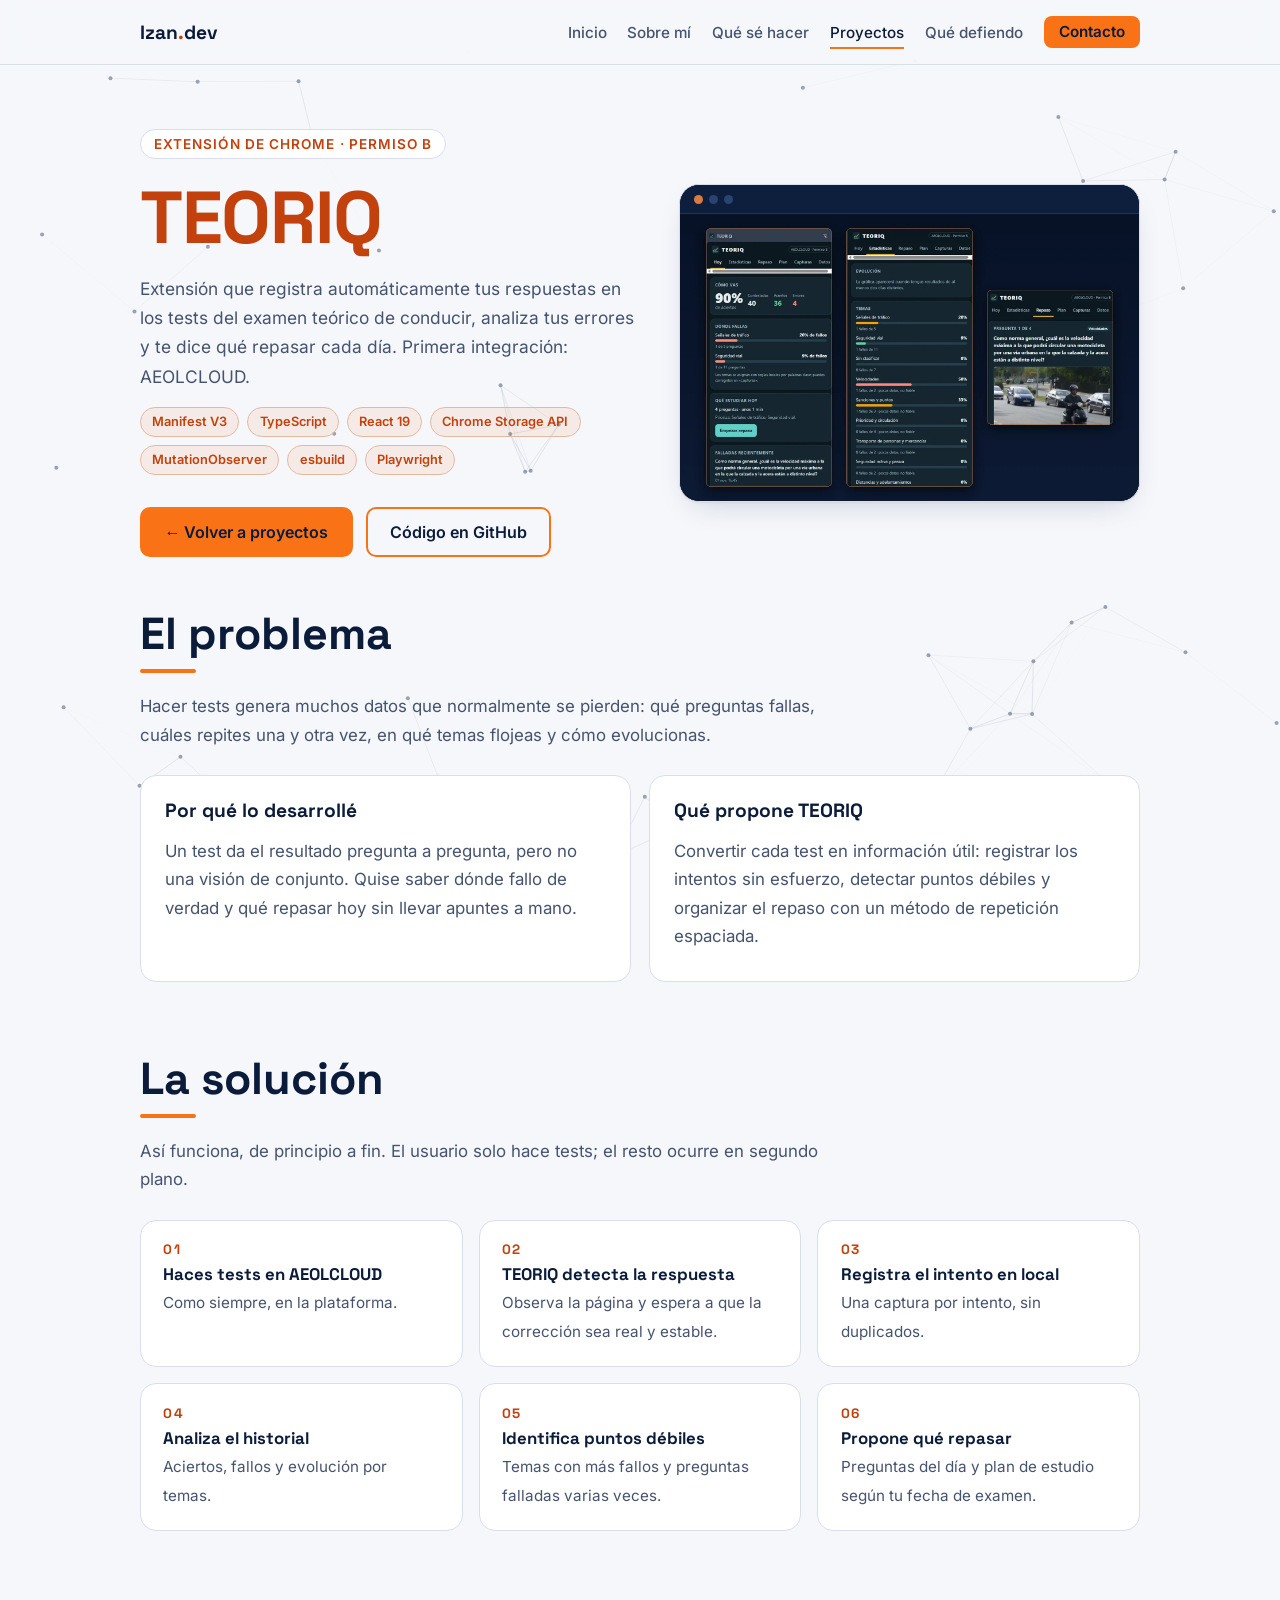
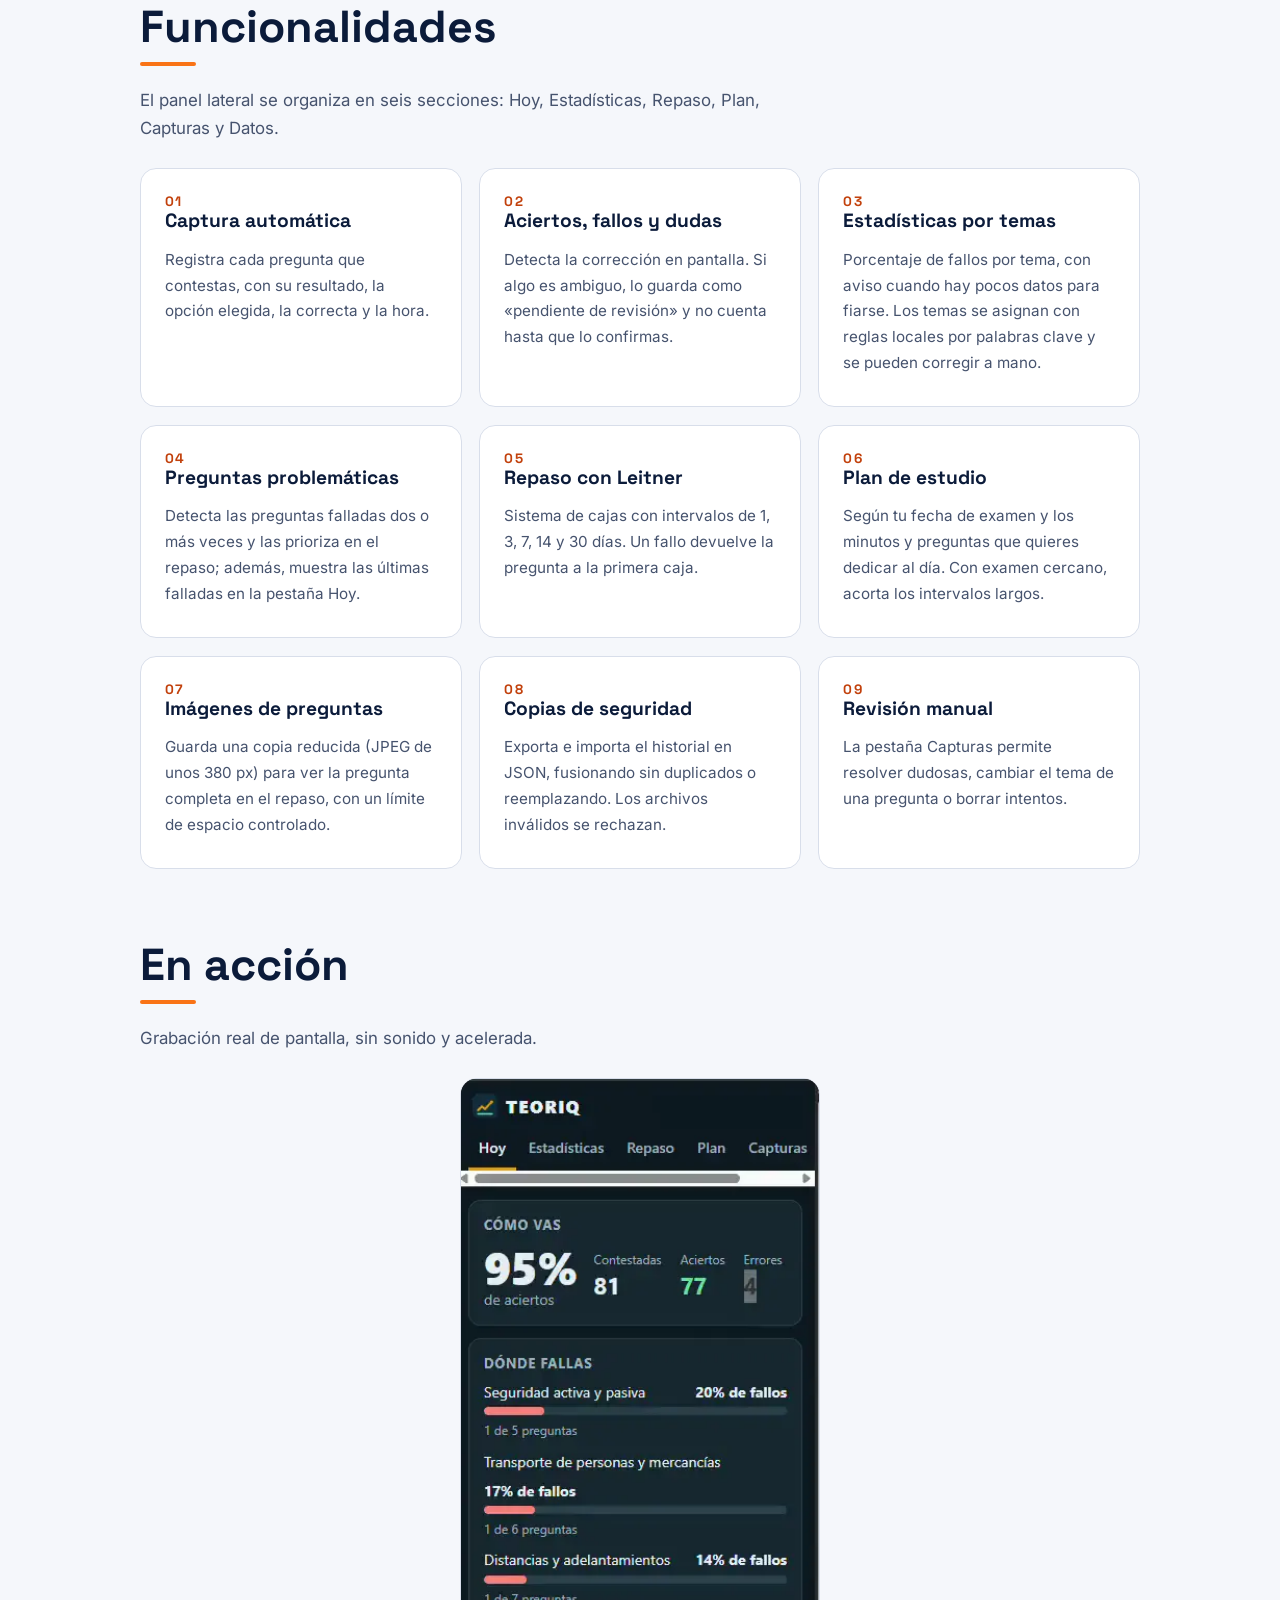
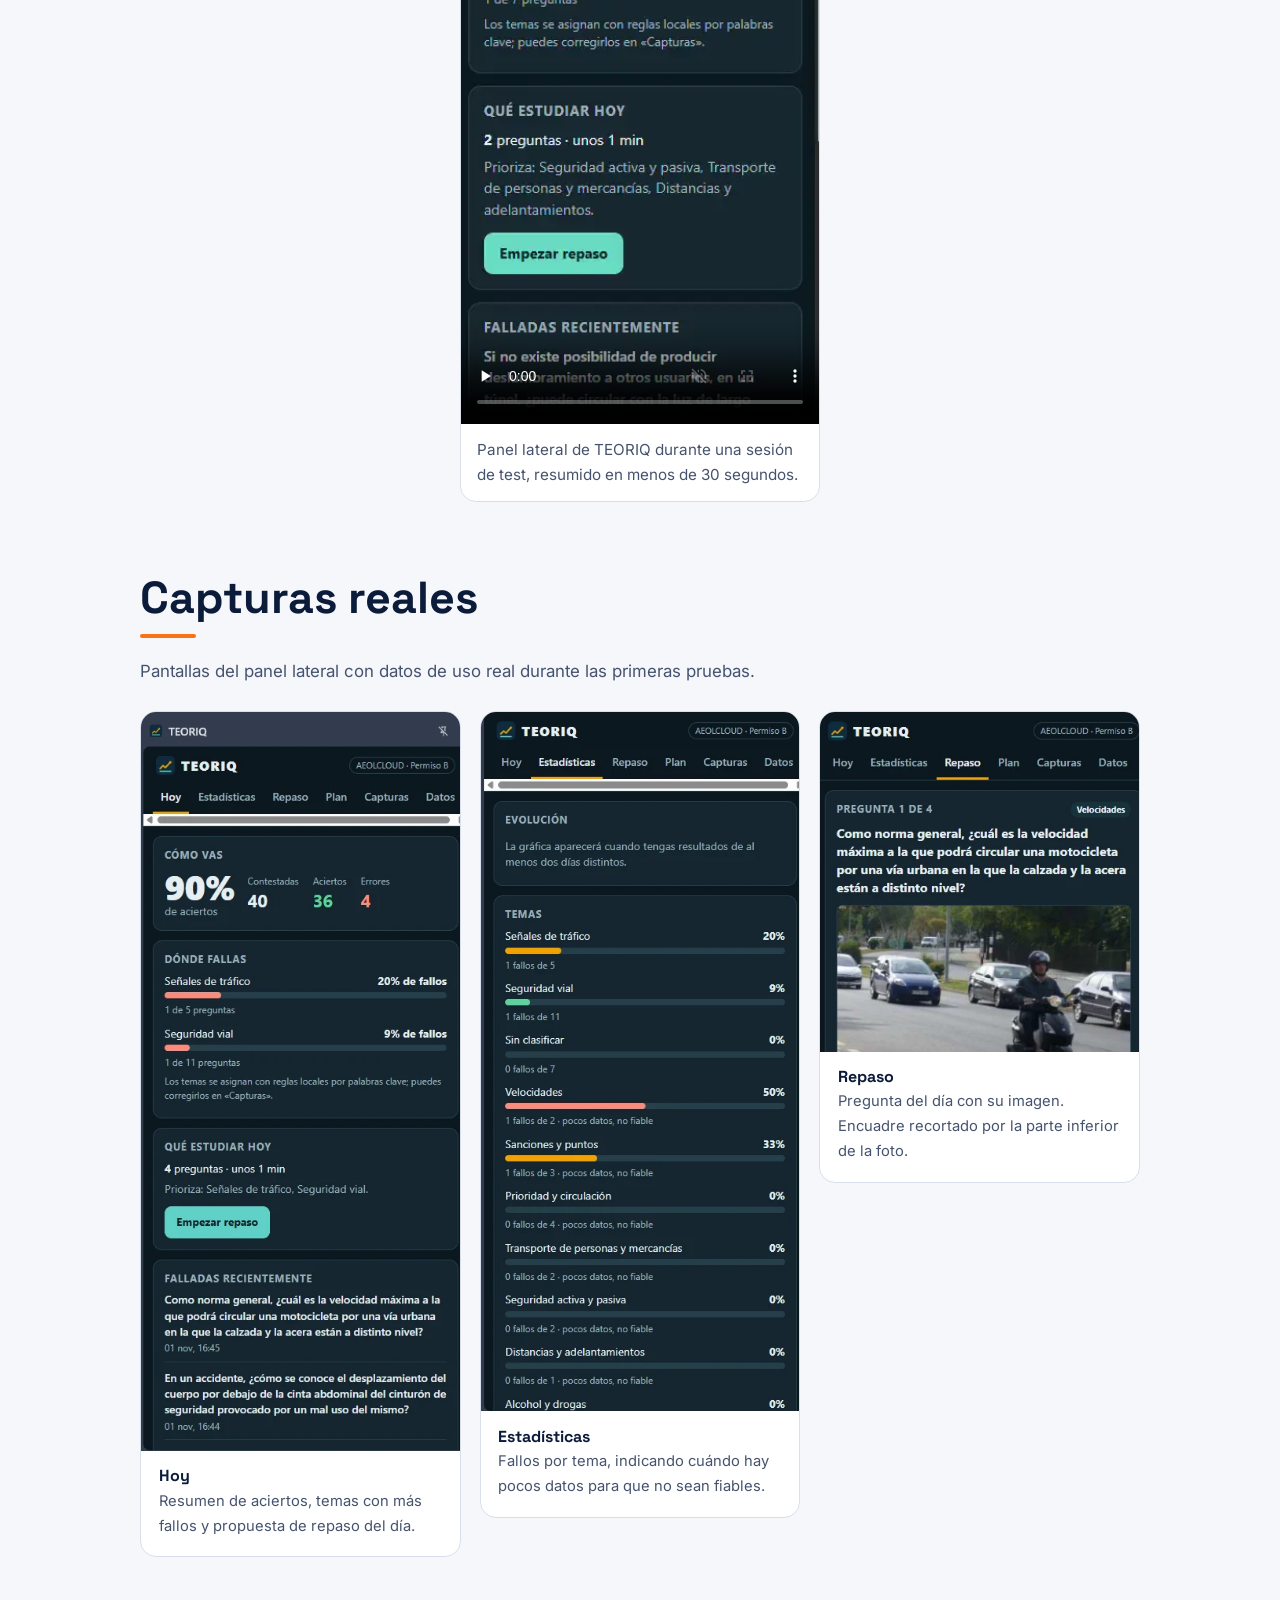
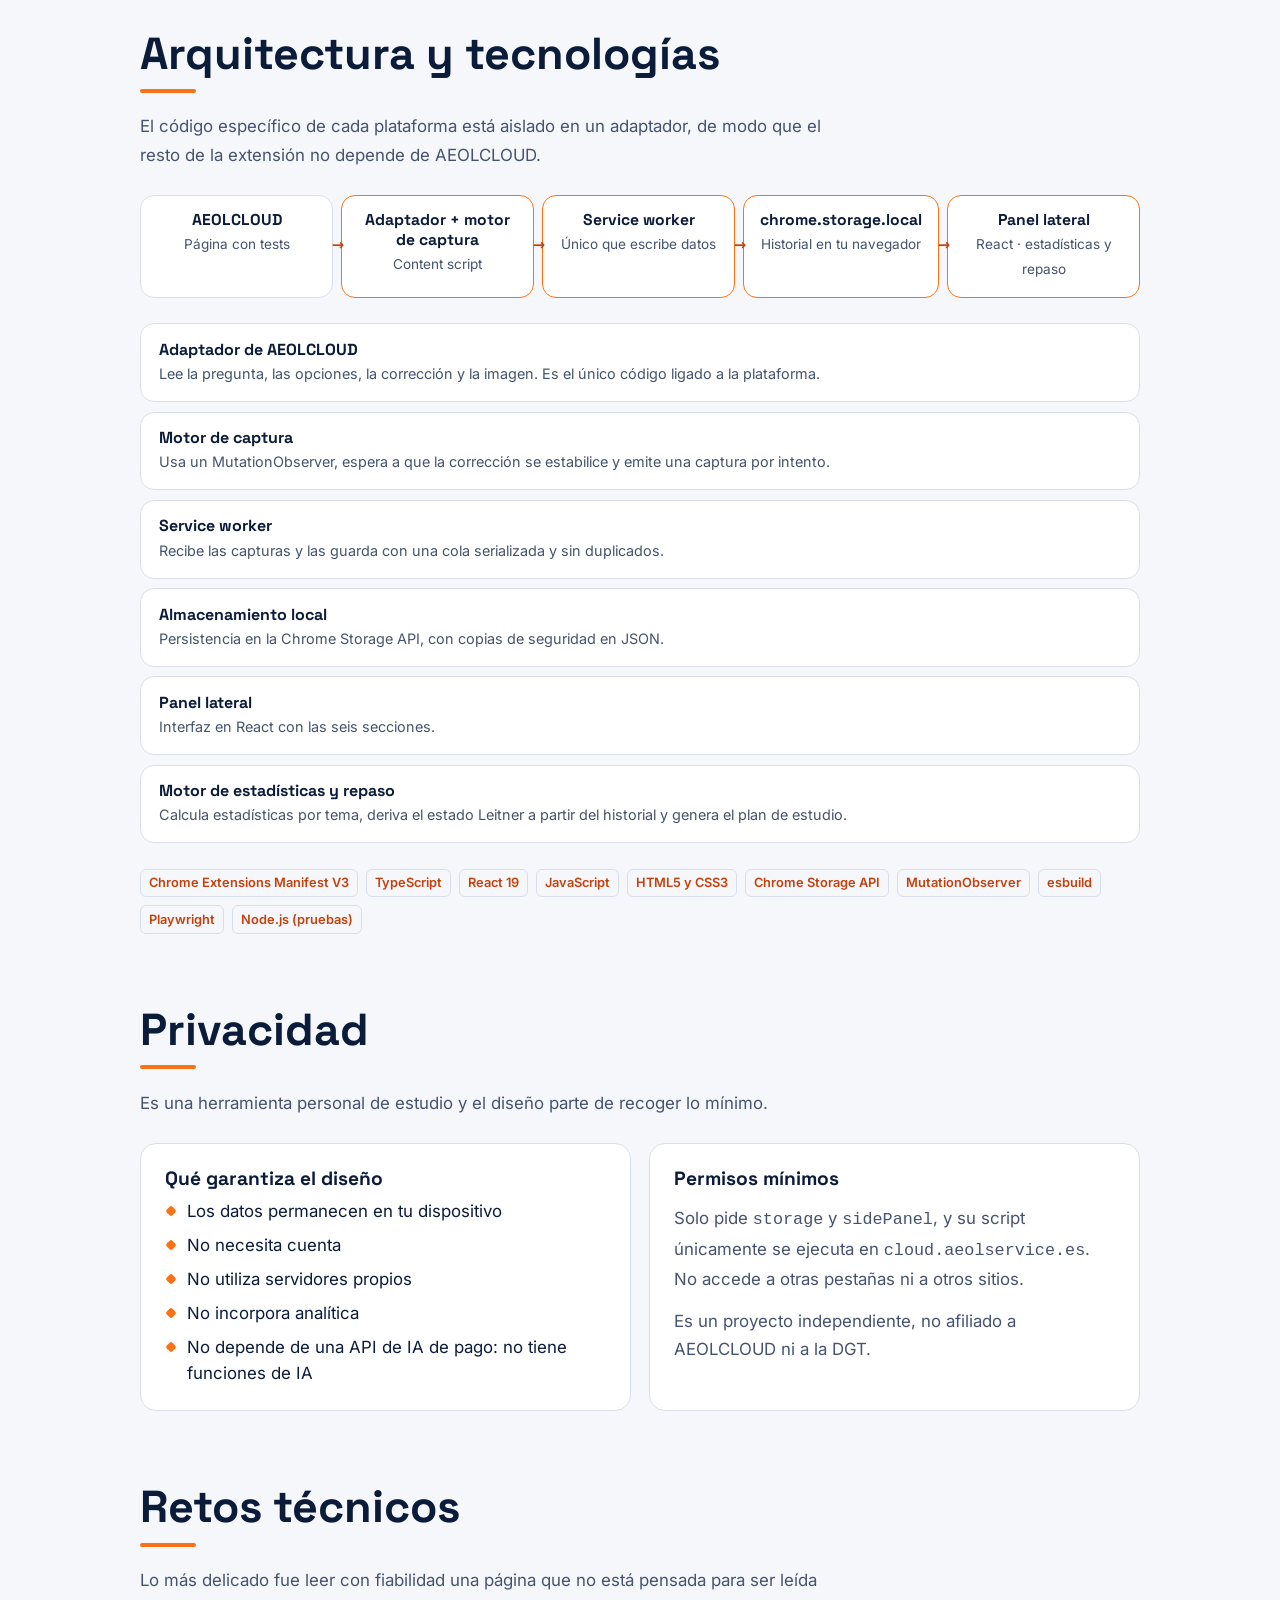
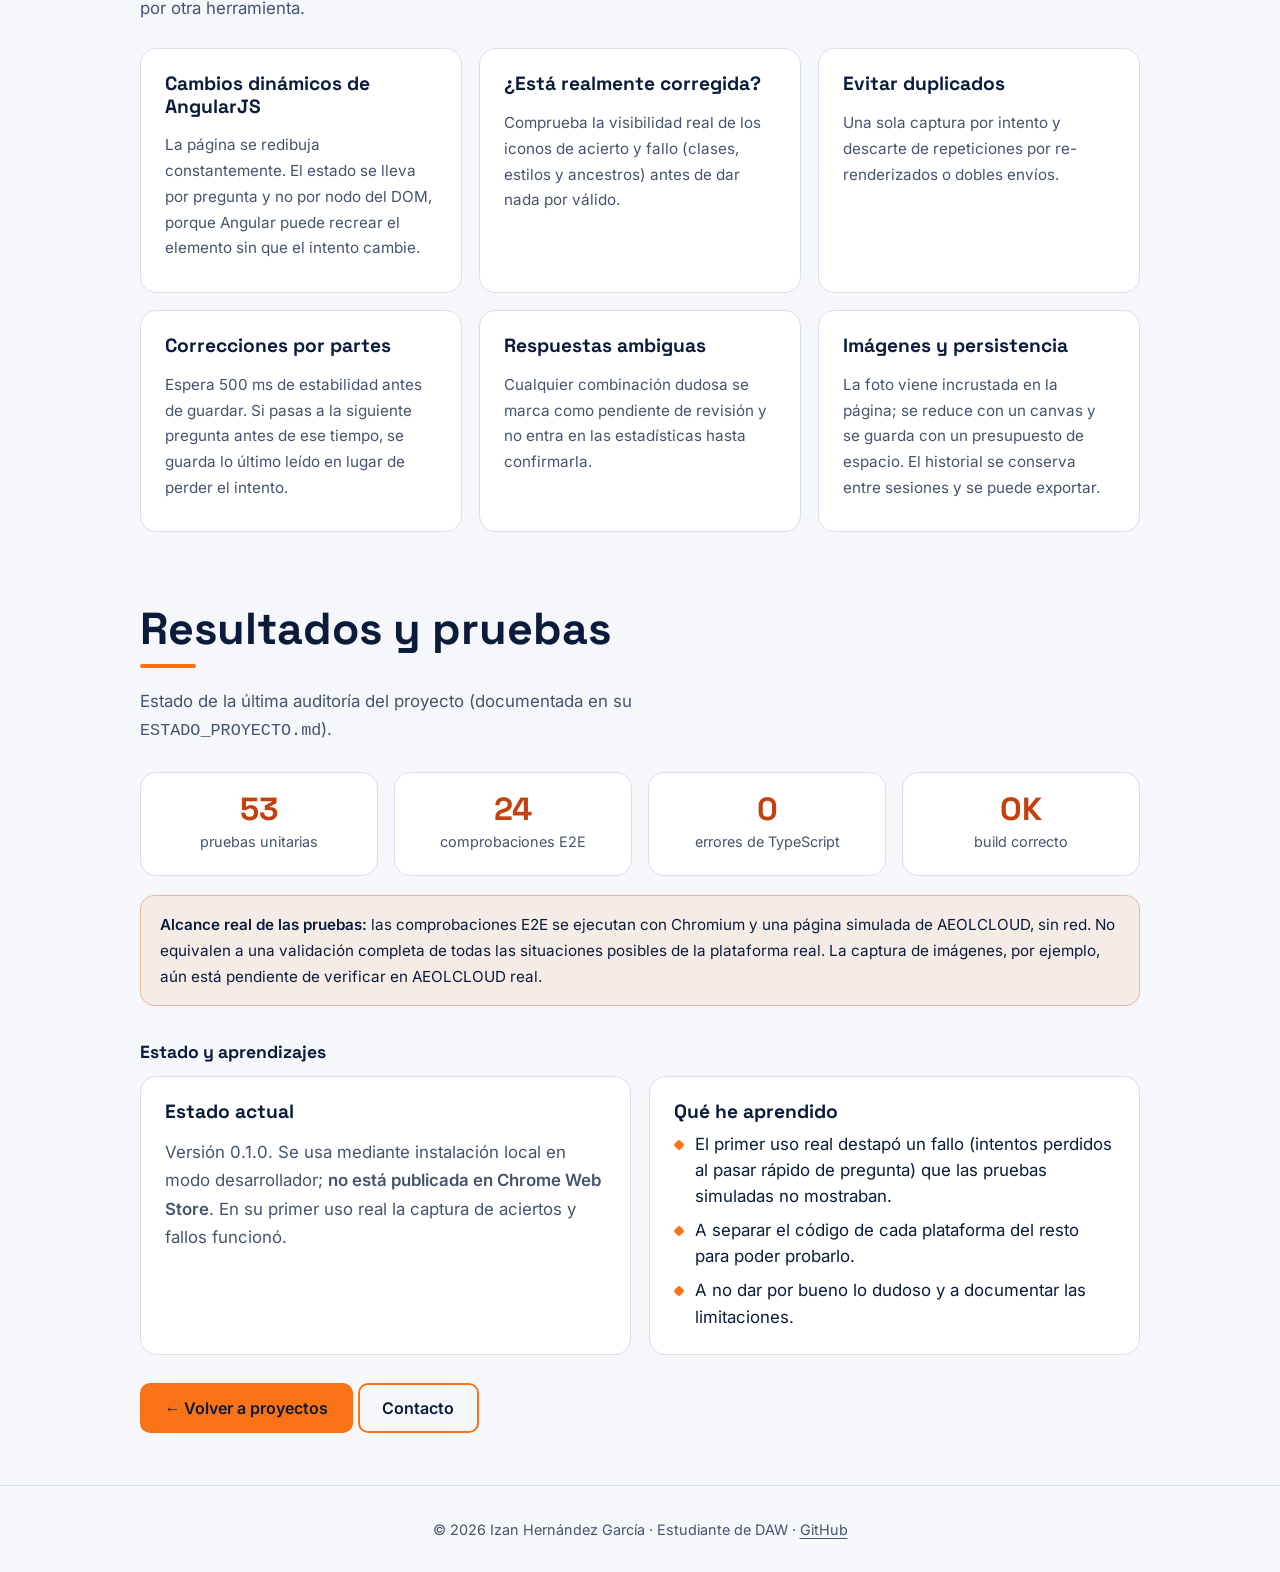
<file: teoriq.html>
<!DOCTYPE html>
<html lang="es">
<head>
<meta charset="utf-8">
<meta name="viewport" content="width=device-width, initial-scale=1">
<title>TEORIQ · Proyectos · Izan Hernández</title>
<meta name="description" content="TEORIQ: extensión de Chrome (Manifest V3, TypeScript, React) que registra automáticamente las respuestas del test teórico del permiso B, analiza los errores y propone un plan de repaso. Proyecto de Izan Hernández.">

<meta name="theme-color" content="#071226">
<link rel="icon" href="favicon.svg" type="image/svg+xml">
<meta property="og:type" content="website"><meta property="og:locale" content="es_ES">
<meta property="og:title" content="TEORIQ · Izan Hernández"><meta property="og:description" content="Extensión de Chrome que convierte tu historial de tests del permiso B en un plan de estudio personalizado.">
<meta property="og:url" content="https://izanhg2411.github.io/portfolio/teoriq.html">
<meta name="twitter:card" content="summary_large_image">
<meta property="og:image" content="https://izanhg2411.github.io/portfolio/img/proyectos/teoriq/teoriq-resumen.webp">
<link rel="canonical" href="https://izanhg2411.github.io/portfolio/teoriq.html">
<link rel="stylesheet" href="css/style.css">
<script src="js/main.js" defer></script>
</head>
<body data-page="proyectos">
<a class="skip" href="#contenido">Saltar al contenido</a>
<div id="site-header"></div>
<noscript><p class="wrap"><a href="index.html">Inicio</a> · <a href="proyectos.html">Proyectos</a> · <a href="contacto.html">Contacto</a></p></noscript>
<main id="contenido">

<!-- A. Hero -->
<div class="wrap">
 <div class="tq-hero">
  <div>
   <span class="eyebrow">Extensión de Chrome · Permiso B</span>
   <h1><em>TEORIQ</em></h1>
   <p class="hero-sub">Extensión que registra automáticamente tus respuestas en los tests del examen teórico de conducir, analiza tus errores y te dice qué repasar cada día. Primera integración: AEOLCLOUD.</p>
   <div class="chips" aria-label="Tecnologías"><span>Manifest V3</span><span>TypeScript</span><span>React 19</span><span>Chrome Storage API</span><span>MutationObserver</span><span>esbuild</span><span>Playwright</span></div>
   <div class="cta">
    <a class="btn primary" href="proyectos.html#teoriq">← Volver a proyectos</a>
    <a class="btn ghost" data-pj="teoriqCode" href="#">Código en GitHub</a>
   </div>
  </div>
  <figure class="tq-shot">
   <div class="pj-bar" aria-hidden="true"><i></i><i></i><i></i></div>
   <img src="img/proyectos/teoriq/teoriq-resumen.webp" alt="Tres pantallas reales del panel lateral de TEORIQ: Hoy, Estadísticas y Repaso" width="1600" height="1000" decoding="async">
  </figure>
 </div>
</div>

<!-- B. Problema -->
<section class="tq-sec"><div class="wrap">
 <h2>El problema</h2>
 <p class="lead">Hacer tests genera muchos datos que normalmente se pierden: qué preguntas fallas, cuáles repites una y otra vez, en qué temas flojeas y cómo evolucionas.</p>
 <div class="tq-two">
  <div class="card"><h3>Por qué lo desarrollé</h3><p>Un test da el resultado pregunta a pregunta, pero no una visión de conjunto. Quise saber dónde fallo de verdad y qué repasar hoy sin llevar apuntes a mano.</p></div>
  <div class="card"><h3>Qué propone TEORIQ</h3><p>Convertir cada test en información útil: registrar los intentos sin esfuerzo, detectar puntos débiles y organizar el repaso con un método de repetición espaciada.</p></div>
 </div>
</div></section>

<!-- C. Solución -->
<section class="tq-sec"><div class="wrap">
 <h2>La solución</h2>
 <p class="lead">Así funciona, de principio a fin. El usuario solo hace tests; el resto ocurre en segundo plano.</p>
 <ol class="tq-steps">
  <li><strong>Haces tests en AEOLCLOUD</strong><span>Como siempre, en la plataforma.</span></li>
  <li><strong>TEORIQ detecta la respuesta</strong><span>Observa la página y espera a que la corrección sea real y estable.</span></li>
  <li><strong>Registra el intento en local</strong><span>Una captura por intento, sin duplicados.</span></li>
  <li><strong>Analiza el historial</strong><span>Aciertos, fallos y evolución por temas.</span></li>
  <li><strong>Identifica puntos débiles</strong><span>Temas con más fallos y preguntas falladas varias veces.</span></li>
  <li><strong>Propone qué repasar</strong><span>Preguntas del día y plan de estudio según tu fecha de examen.</span></li>
 </ol>
</div></section>

<!-- D. Funcionalidades -->
<section class="tq-sec"><div class="wrap">
 <h2>Funcionalidades</h2>
 <p class="lead">El panel lateral se organiza en seis secciones: Hoy, Estadísticas, Repaso, Plan, Capturas y Datos.</p>
 <div class="tq-feats">
  <div class="card"><span class="num">01</span><h3>Captura automática</h3><p>Registra cada pregunta que contestas, con su resultado, la opción elegida, la correcta y la hora.</p></div>
  <div class="card"><span class="num">02</span><h3>Aciertos, fallos y dudas</h3><p>Detecta la corrección en pantalla. Si algo es ambiguo, lo guarda como «pendiente de revisión» y no cuenta hasta que lo confirmas.</p></div>
  <div class="card"><span class="num">03</span><h3>Estadísticas por temas</h3><p>Porcentaje de fallos por tema, con aviso cuando hay pocos datos para fiarse. Los temas se asignan con reglas locales por palabras clave y se pueden corregir a mano.</p></div>
  <div class="card"><span class="num">04</span><h3>Preguntas problemáticas</h3><p>Detecta las preguntas falladas dos o más veces y las prioriza en el repaso; además, muestra las últimas falladas en la pestaña Hoy.</p></div>
  <div class="card"><span class="num">05</span><h3>Repaso con Leitner</h3><p>Sistema de cajas con intervalos de 1, 3, 7, 14 y 30 días. Un fallo devuelve la pregunta a la primera caja.</p></div>
  <div class="card"><span class="num">06</span><h3>Plan de estudio</h3><p>Según tu fecha de examen y los minutos y preguntas que quieres dedicar al día. Con examen cercano, acorta los intervalos largos.</p></div>
  <div class="card"><span class="num">07</span><h3>Imágenes de preguntas</h3><p>Guarda una copia reducida (JPEG de unos 380 px) para ver la pregunta completa en el repaso, con un límite de espacio controlado.</p></div>
  <div class="card"><span class="num">08</span><h3>Copias de seguridad</h3><p>Exporta e importa el historial en JSON, fusionando sin duplicados o reemplazando. Los archivos inválidos se rechazan.</p></div>
  <div class="card"><span class="num">09</span><h3>Revisión manual</h3><p>La pestaña Capturas permite resolver dudosas, cambiar el tema de una pregunta o borrar intentos.</p></div>
 </div>
</div></section>

<!-- En acción -->
<section class="tq-sec"><div class="wrap">
 <h2>En acción</h2>
 <p class="lead">Grabación real de pantalla, sin sonido y acelerada.</p>
 <figure class="demo-video demo-narrow"><video controls muted playsinline preload="none" poster="video/teoriq.webp" width="344" height="908" aria-label="TEORIQ en acción"><source src="video/teoriq.mp4" type="video/mp4">Tu navegador no puede reproducir este vídeo.</video><figcaption>Panel lateral de TEORIQ durante una sesión de test, resumido en menos de 30 segundos.</figcaption></figure>
</div></section>

<!-- Capturas -->
<section class="tq-sec"><div class="wrap">
 <h2>Capturas reales</h2>
 <p class="lead">Pantallas del panel lateral con datos de uso real durante las primeras pruebas.</p>
 <div class="tq-gallery">
  <figure><img src="img/proyectos/teoriq/panel-hoy.webp" alt="Pestaña Hoy de TEORIQ: porcentaje de aciertos, temas donde más se falla y qué estudiar hoy" width="406" height="942" loading="lazy" decoding="async"><figcaption><strong>Hoy</strong>Resumen de aciertos, temas con más fallos y propuesta de repaso del día.</figcaption></figure>
  <figure><img src="img/proyectos/teoriq/panel-estadisticas.webp" alt="Pestaña Estadísticas de TEORIQ con el porcentaje de fallos por tema" width="408" height="896" loading="lazy" decoding="async"><figcaption><strong>Estadísticas</strong>Fallos por tema, indicando cuándo hay pocos datos para que no sean fiables.</figcaption></figure>
  <figure><img src="img/proyectos/teoriq/panel-repaso.webp" alt="Pestaña Repaso de TEORIQ con una pregunta y su imagen" width="405" height="432" loading="lazy" decoding="async"><figcaption><strong>Repaso</strong>Pregunta del día con su imagen. Encuadre recortado por la parte inferior de la foto.</figcaption></figure>
 </div>
</div></section>

<!-- E. Arquitectura -->
<section class="tq-sec"><div class="wrap">
 <h2>Arquitectura y tecnologías</h2>
 <p class="lead">El código específico de cada plataforma está aislado en un adaptador, de modo que el resto de la extensión no depende de AEOLCLOUD.</p>
 <ol class="tq-flow" aria-label="Flujo de datos">
  <li><b>AEOLCLOUD</b><span>Página con tests</span></li>
  <li class="core"><b>Adaptador + motor de captura</b><span>Content script</span></li>
  <li class="core"><b>Service worker</b><span>Único que escribe datos</span></li>
  <li class="core"><b>chrome.storage.local</b><span>Historial en tu navegador</span></li>
  <li class="core"><b>Panel lateral</b><span>React · estadísticas y repaso</span></li>
 </ol>
 <ul class="tq-arch">
  <li><b>Adaptador de AEOLCLOUD</b><small>Lee la pregunta, las opciones, la corrección y la imagen. Es el único código ligado a la plataforma.</small></li>
  <li><b>Motor de captura</b><small>Usa un MutationObserver, espera a que la corrección se estabilice y emite una captura por intento.</small></li>
  <li><b>Service worker</b><small>Recibe las capturas y las guarda con una cola serializada y sin duplicados.</small></li>
  <li><b>Almacenamiento local</b><small>Persistencia en la Chrome Storage API, con copias de seguridad en JSON.</small></li>
  <li><b>Panel lateral</b><small>Interfaz en React con las seis secciones.</small></li>
  <li><b>Motor de estadísticas y repaso</b><small>Calcula estadísticas por tema, deriva el estado Leitner a partir del historial y genera el plan de estudio.</small></li>
 </ul>
 <div class="chips" aria-label="Tecnologías"><span>Chrome Extensions Manifest V3</span><span>TypeScript</span><span>React 19</span><span>JavaScript</span><span>HTML5 y CSS3</span><span>Chrome Storage API</span><span>MutationObserver</span><span>esbuild</span><span>Playwright</span><span>Node.js (pruebas)</span></div>
</div></section>

<!-- F. Privacidad -->
<section class="tq-sec"><div class="wrap">
 <h2>Privacidad</h2>
 <p class="lead">Es una herramienta personal de estudio y el diseño parte de recoger lo mínimo.</p>
 <div class="tq-two">
  <div class="card"><h3>Qué garantiza el diseño</h3><ul class="tq-list"><li>Los datos permanecen en tu dispositivo</li><li>No necesita cuenta</li><li>No utiliza servidores propios</li><li>No incorpora analítica</li><li>No depende de una API de IA de pago: no tiene funciones de IA</li></ul></div>
  <div class="card"><h3>Permisos mínimos</h3><p>Solo pide <code>storage</code> y <code>sidePanel</code>, y su script únicamente se ejecuta en <code>cloud.aeolservice.es</code>. No accede a otras pestañas ni a otros sitios.</p><p>Es un proyecto independiente, no afiliado a AEOLCLOUD ni a la DGT.</p></div>
 </div>
</div></section>

<!-- G. Retos -->
<section class="tq-sec"><div class="wrap">
 <h2>Retos técnicos</h2>
 <p class="lead">Lo más delicado fue leer con fiabilidad una página que no está pensada para ser leída por otra herramienta.</p>
 <div class="tq-feats">
  <div class="card"><h3>Cambios dinámicos de AngularJS</h3><p>La página se redibuja constantemente. El estado se lleva por pregunta y no por nodo del DOM, porque Angular puede recrear el elemento sin que el intento cambie.</p></div>
  <div class="card"><h3>¿Está realmente corregida?</h3><p>Comprueba la visibilidad real de los iconos de acierto y fallo (clases, estilos y ancestros) antes de dar nada por válido.</p></div>
  <div class="card"><h3>Evitar duplicados</h3><p>Una sola captura por intento y descarte de repeticiones por re-renderizados o dobles envíos.</p></div>
  <div class="card"><h3>Correcciones por partes</h3><p>Espera 500 ms de estabilidad antes de guardar. Si pasas a la siguiente pregunta antes de ese tiempo, se guarda lo último leído en lugar de perder el intento.</p></div>
  <div class="card"><h3>Respuestas ambiguas</h3><p>Cualquier combinación dudosa se marca como pendiente de revisión y no entra en las estadísticas hasta confirmarla.</p></div>
  <div class="card"><h3>Imágenes y persistencia</h3><p>La foto viene incrustada en la página; se reduce con un canvas y se guarda con un presupuesto de espacio. El historial se conserva entre sesiones y se puede exportar.</p></div>
 </div>
</div></section>

<!-- H. Resultados -->
<section class="tq-sec"><div class="wrap">
 <h2>Resultados y pruebas</h2>
 <p class="lead">Estado de la última auditoría del proyecto (documentada en su <code>ESTADO_PROYECTO.md</code>).</p>
 <div class="tq-stats">
  <div class="tq-stat"><b>53</b><span>pruebas unitarias</span></div>
  <div class="tq-stat"><b>24</b><span>comprobaciones E2E</span></div>
  <div class="tq-stat"><b>0</b><span>errores de TypeScript</span></div>
  <div class="tq-stat"><b>OK</b><span>build correcto</span></div>
 </div>
 <p class="tq-note"><strong>Alcance real de las pruebas:</strong> las comprobaciones E2E se ejecutan con Chromium y una página simulada de AEOLCLOUD, sin red. No equivalen a una validación completa de todas las situaciones posibles de la plataforma real. La captura de imágenes, por ejemplo, aún está pendiente de verificar en AEOLCLOUD real.</p>
 <h3 class="sub">Estado y aprendizajes</h3>
 <div class="tq-two">
  <div class="card"><h3>Estado actual</h3><p>Versión 0.1.0. Se usa mediante instalación local en modo desarrollador; <strong>no está publicada en Chrome Web Store</strong>. En su primer uso real la captura de aciertos y fallos funcionó.</p></div>
  <div class="card"><h3>Qué he aprendido</h3><ul class="tq-list"><li>El primer uso real destapó un fallo (intentos perdidos al pasar rápido de pregunta) que las pruebas simuladas no mostraban.</li><li>A separar el código de cada plataforma del resto para poder probarlo.</li><li>A no dar por bueno lo dudoso y a documentar las limitaciones.</li></ul></div>
 </div>
 <p class="tq-back"><a class="btn primary" href="proyectos.html#teoriq">← Volver a proyectos</a> <a class="btn ghost" href="contacto.html">Contacto</a></p>
</div></section>

</main>
<footer id="site-footer"></footer>
</body>
</html>
</file>
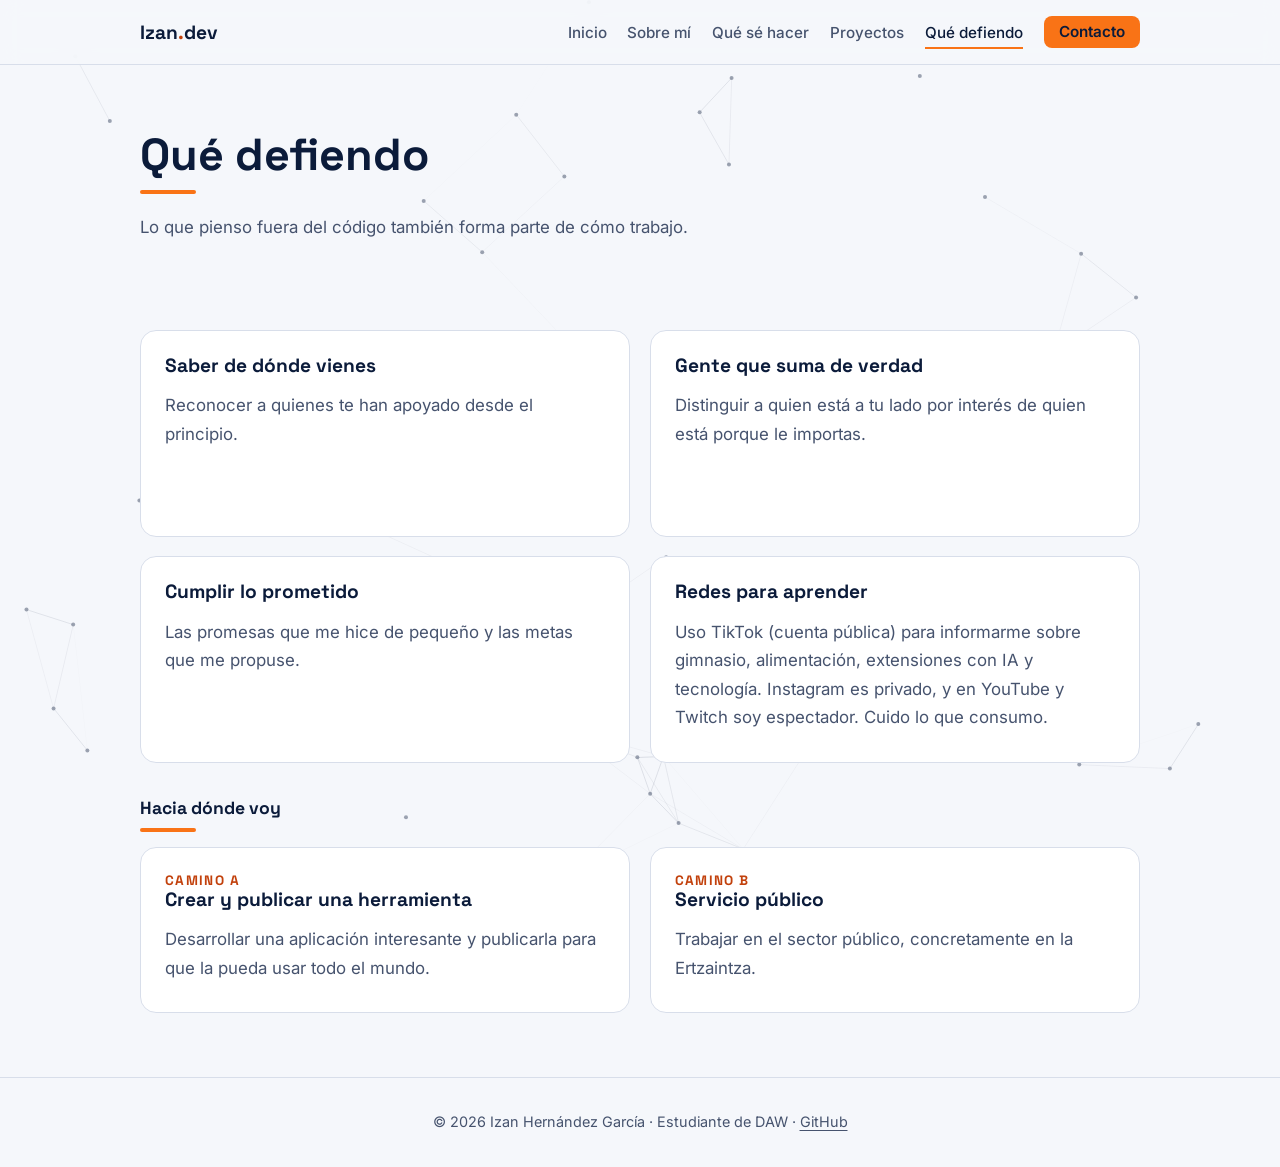
<file: valores.html>
<!DOCTYPE html>
<html lang="es">
<head>
<meta charset="utf-8">
<meta name="viewport" content="width=device-width, initial-scale=1">
<title>Qué defiendo · Izan Hernández</title>
<meta name="description" content="Valores de Izan y hacia dónde quiere ir profesionalmente.">

<meta name="theme-color" content="#071226">
<link rel="icon" href="favicon.svg" type="image/svg+xml">
<meta property="og:type" content="website"><meta property="og:locale" content="es_ES">
<meta property="og:title" content="Qué defiendo · Izan Hernández"><meta property="og:description" content="Valores de Izan y hacia dónde quiere ir profesionalmente.">
<meta property="og:url" content="https://izanhg2411.github.io/portfolio/valores.html">
<meta property="og:image" content="https://izanhg2411.github.io/portfolio/img/og-image.png"><meta property="og:image:width" content="1200"><meta property="og:image:height" content="630"><meta property="og:image:alt" content="Izan Hernández · Estudiante de Desarrollo de Aplicaciones Web">
<meta name="twitter:card" content="summary_large_image">
<link rel="canonical" href="https://izanhg2411.github.io/portfolio/valores.html">
<link rel="stylesheet" href="css/style.css">
<script src="js/main.js" defer></script>
</head>
<body data-page="valores">
<a class="skip" href="#contenido">Saltar al contenido</a>
<div id="site-header"></div>
<noscript><p class="wrap"><a href="index.html">Inicio</a> · <a href="contacto.html">Contacto</a></p></noscript>
<main id="contenido">
<div class="page-head"><div class="wrap"><h1 class="title">Qué defiendo</h1>
 <p class="lead">Lo que pienso fuera del código también forma parte de cómo trabajo.</p></div></div>
<section><div class="wrap">
 <div class="grid g4">
  <article class="card"><h3>Saber de dónde vienes</h3><p>Reconocer a quienes te han apoyado desde el principio.</p></article>
  <article class="card"><h3>Gente que suma de verdad</h3><p>Distinguir a quien está a tu lado por interés de quien está porque le importas.</p></article>
  <article class="card"><h3>Cumplir lo prometido</h3><p>Las promesas que me hice de pequeño y las metas que me propuse.</p></article>
  <article class="card"><h3>Redes para aprender</h3><p>Uso TikTok (cuenta pública) para informarme sobre gimnasio, alimentación, extensiones con IA y tecnología. Instagram es privado, y en YouTube y Twitch soy espectador. Cuido lo que consumo.</p></article>
 </div>
 <h2 class="sub">Hacia dónde voy</h2>
 <div class="grid g2">
  <article class="card"><span class="num">CAMINO A</span><h3>Crear y publicar una herramienta</h3><p>Desarrollar una aplicación interesante y publicarla para que la pueda usar todo el mundo.</p></article>
  <article class="card"><span class="num">CAMINO B</span><h3>Servicio público</h3><p>Trabajar en el sector público, concretamente en la Ertzaintza.</p></article>
 </div>
</div></section>
</main>
<footer id="site-footer"></footer>
</body>
</html>
</file>
<file: css/style.css>
@font-face{font-family:'Inter';font-style:normal;font-weight:400;font-display:swap;src:url(../fonts/inter-latin-400-normal.woff2) format('woff2')}
@font-face{font-family:'Inter';font-style:normal;font-weight:500;font-display:swap;src:url(../fonts/inter-latin-500-normal.woff2) format('woff2')}
@font-face{font-family:'Inter';font-style:normal;font-weight:600;font-display:swap;src:url(../fonts/inter-latin-600-normal.woff2) format('woff2')}
@font-face{font-family:'Space Grotesk';font-style:normal;font-weight:500;font-display:swap;src:url(../fonts/space-grotesk-latin-500-normal.woff2) format('woff2')}
@font-face{font-family:'Space Grotesk';font-style:normal;font-weight:700;font-display:swap;src:url(../fonts/space-grotesk-latin-700-normal.woff2) format('woff2')}
:root{--bg:#f5f7fb;--surface:#fff;--text:#0b1b3a;--muted:#46536e;--accent:#c2410c;--accent-fill:#f97316;--on-accent:#0b1b3a;--line:#d8deea;--field:#6b7894;--canvas:11,27,58;color-scheme:light}
@media(prefers-color-scheme:dark){:root{--bg:#071226;--surface:#0d1f3d;--text:#eaf0fb;--muted:#aab6cf;--accent:#ff8a3d;--accent-fill:#ff8a3d;--on-accent:#071226;--line:#1f3560;--field:#7f92b8;--canvas:255,138,61;color-scheme:dark}}
*{box-sizing:border-box}
html{scroll-behavior:smooth;scroll-padding-top:72px}
body{margin:0;background:var(--bg);color:var(--text);font:400 1.05rem/1.7 'Inter',system-ui,sans-serif}
h1,h2,h3{font-family:'Space Grotesk','Inter',sans-serif;line-height:1.15;margin:0}
a{color:var(--accent)}
:focus-visible{outline:3px solid var(--accent-fill);outline-offset:3px;border-radius:4px}
.skip{position:absolute;left:-999px;top:8px;background:var(--accent-fill);color:var(--on-accent);padding:.6rem 1rem;border-radius:8px;z-index:100}
.skip:focus{left:8px}
#bg{position:fixed;inset:0;width:100%;height:100%;z-index:0;pointer-events:none;opacity:.55}
header,main,footer{position:relative;z-index:1}
.wrap{max-width:1040px;margin:0 auto;padding:0 1.25rem}

/* Cabecera */
header{position:sticky;top:0;z-index:20;background:color-mix(in srgb,var(--bg) 88%,transparent);backdrop-filter:blur(10px);border-bottom:1px solid var(--line)}
nav{display:flex;align-items:center;justify-content:space-between;height:64px}
.logo{font:700 1.2rem 'Space Grotesk',sans-serif;color:var(--text);text-decoration:none}
.logo span{color:var(--accent)}
.menu{display:flex;align-items:center;gap:1.3rem;list-style:none;margin:0;padding:0}
.menu a{color:var(--muted);text-decoration:none;font-weight:500;font-size:.95rem;padding:.3rem 0;border-bottom:2px solid transparent}
.menu a:hover,.menu a[aria-current]{color:var(--text);border-color:var(--accent-fill)}
.menu a.nav-cta{background:var(--accent-fill);color:var(--on-accent);padding:.4rem .95rem;border-radius:8px;border:0;font-weight:600}
.burger{display:none;background:none;border:1px solid var(--line);color:var(--text);border-radius:8px;padding:.45rem .7rem;font:inherit;cursor:pointer}
@media(max-width:820px){
 .burger{display:block}
 .menu{display:none;position:absolute;top:64px;left:0;right:0;flex-direction:column;align-items:stretch;gap:0;background:var(--bg);border-bottom:1px solid var(--line);padding:.5rem 1.25rem 1rem}
 .menu.open{display:flex}
 .menu a{display:block;padding:.7rem 0}
 .menu a.nav-cta{text-align:center;margin-top:.5rem}
}

/* Estructura */
section{padding:2.5rem 0 4rem}
.page-head{padding:4rem 0 1rem}
h1.title,h2{font-size:clamp(1.9rem,4.5vw,2.8rem)}
h1.title::after,h2::after{content:"";display:block;width:56px;height:4px;background:var(--accent-fill);border-radius:4px;margin-top:.6rem}
.lead{color:var(--muted);max-width:62ch;margin:1.2rem 0 2rem}
.sub{font-size:1.1rem;margin:2.2rem 0 .9rem}

/* Inicio */
.hero{min-height:84vh;display:flex;align-items:center}
.eyebrow{display:inline-block;font:600 .85rem 'Inter',sans-serif;letter-spacing:.08em;text-transform:uppercase;color:var(--accent);border:1px solid var(--line);background:var(--surface);padding:.35rem .8rem;border-radius:999px}
.hero h1{font-size:clamp(2.3rem,7vw,4.2rem);margin:1.2rem 0}
.hero h1 em{font-style:normal;color:var(--accent)}
.motto{font-size:clamp(1.1rem,2.5vw,1.4rem);color:var(--muted);max-width:34ch;border-left:4px solid var(--accent-fill);padding-left:1rem;margin:0}
.cta{display:flex;flex-wrap:wrap;gap:.8rem;margin-top:2rem}
.btn{display:inline-block;padding:.8rem 1.4rem;border-radius:10px;font:600 1rem 'Inter',sans-serif;text-decoration:none;border:2px solid var(--accent-fill);cursor:pointer;transition:transform .2s}
.btn:hover{transform:translateY(-2px)}
.btn.primary{background:var(--accent-fill);color:var(--on-accent)}
.btn.ghost{color:var(--text);background:transparent}
.band{background:var(--surface);border:1px solid var(--line);border-radius:20px;padding:2.2rem;display:flex;flex-wrap:wrap;gap:1.2rem;align-items:center;justify-content:space-between}
.band h2::after{display:none}
.band p{margin:.4rem 0 0;color:var(--muted)}

/* Tarjetas */
.grid{display:grid;gap:1.2rem;grid-template-columns:1fr}
@media(min-width:700px){.g2,.g4{grid-template-columns:repeat(2,1fr);grid-auto-rows:1fr}}
@media(min-width:760px){.g3{grid-template-columns:repeat(3,1fr);grid-auto-rows:1fr}}
.card{display:flex;flex-direction:column;background:var(--surface);border:1px solid var(--line);border-radius:16px;padding:1.5rem;transition:transform .25s,border-color .25s}
.card:hover{transform:translateY(-4px);border-color:var(--accent-fill)}
.card h3{font-size:1.2rem;margin-bottom:.5rem}
.card p{margin:.4rem 0;color:var(--muted)}
.num{font:700 .85rem 'Space Grotesk',sans-serif;color:var(--accent);letter-spacing:.1em}
a.lk{text-decoration:none;color:var(--text)}
a.lk .go{margin-top:auto;padding-top:.8rem;color:var(--accent);font-weight:600}
a.lk strong{font:700 1.1rem 'Space Grotesk',sans-serif}
.tags{display:flex;flex-wrap:wrap;gap:.6rem;padding:0;margin:0;list-style:none}
.tags li{background:var(--surface);border:1px solid var(--line);padding:.45rem .9rem;border-radius:999px;font-weight:500;font-size:.95rem}
.tags li.hot{border-color:var(--accent-fill)}
.chips{display:flex;flex-wrap:wrap;gap:.5rem;margin-top:.8rem}
.chips span{font-size:.8rem;font-weight:600;color:var(--accent);border:1px solid var(--line);border-radius:6px;padding:.15rem .5rem}
.proj .link{display:inline-block;margin-top:auto;padding-top:.8rem;font-weight:600}
.ph{background:color-mix(in srgb,var(--accent-fill) 22%,transparent);color:var(--text);border:1px dashed var(--accent-fill);border-radius:6px;padding:.05rem .45rem;font-weight:600;font-size:.92em}

/* Proyectos (tarjetas .pj, aisladas del resto de la web) */
:root{--pj-shadow:0 1px 2px rgba(11,27,58,.06),0 12px 32px -14px rgba(11,27,58,.22);--pj-shadow-hover:0 1px 2px rgba(11,27,58,.06),0 24px 48px -18px rgba(249,115,22,.4)}
@media(prefers-color-scheme:dark){:root{--pj-shadow:0 1px 2px rgba(0,0,0,.4),0 14px 34px -14px rgba(0,0,0,.65);--pj-shadow-hover:0 1px 2px rgba(0,0,0,.4),0 26px 50px -18px rgba(255,138,61,.35)}}
.pj-section .wrap{display:grid;gap:1.4rem}
.pj-grid{display:grid;gap:1.4rem;grid-template-columns:1fr}
.pj{position:relative;display:flex;flex-direction:column;overflow:hidden;background:var(--surface);border:1px solid var(--line);border-radius:20px;box-shadow:var(--pj-shadow)}
.pj.rv{transition:opacity .7s ease,transform .7s ease,border-color .3s,box-shadow .3s}
.pj.rv.in{transition:opacity .7s ease,transform .35s cubic-bezier(.2,.7,.2,1),border-color .3s,box-shadow .3s}
.pj.rv.in:hover,.pj.rv.in:focus-within{transform:translateY(-5px);border-color:var(--accent-fill);box-shadow:var(--pj-shadow-hover)}

/* Marco de captura */
.pj-media{display:block}
.pj-shot{background:var(--bg);border-bottom:1px solid var(--line)}
.pj-bar{display:flex;align-items:center;gap:.4rem;padding:.6rem .85rem;border-bottom:1px solid var(--line);background:color-mix(in srgb,var(--surface) 65%,var(--bg))}
.pj-bar i{width:9px;height:9px;border-radius:50%;background:var(--line)}
.pj-bar i:first-child{background:var(--accent-fill);opacity:.85}
.pj-canvas{position:relative;aspect-ratio:16/10;overflow:hidden;display:grid;place-items:center;background-image:linear-gradient(color-mix(in srgb,var(--line) 55%,transparent) 1px,transparent 1px),linear-gradient(90deg,color-mix(in srgb,var(--line) 55%,transparent) 1px,transparent 1px);background-size:26px 26px}
.pj-canvas img{position:absolute;inset:0;width:100%;height:100%;object-fit:cover;object-position:top center;transition:transform .7s cubic-bezier(.2,.7,.2,1)}
.pj:hover .pj-canvas img{transform:scale(1.04)}
.pj-empty{display:flex;flex-direction:column;align-items:center;gap:.5rem;padding:1rem;text-align:center;color:var(--muted);font-size:.9rem;line-height:1.4}
.pj-empty-ic{display:grid;place-items:center;width:52px;height:52px;border-radius:14px;color:var(--accent);background:color-mix(in srgb,var(--accent-fill) 14%,transparent);border:1px dashed var(--accent-fill)}
.pj-empty-t{font-weight:600;color:var(--text)}
.pj-empty code{font:500 .78rem ui-monospace,SFMono-Regular,Menlo,Consolas,monospace;color:var(--muted);background:var(--surface);border:1px solid var(--line);border-radius:6px;padding:.1rem .45rem;word-break:break-all}
.pj-shot.has-img .pj-empty{display:none}

/* Contenido */
.pj-body{display:flex;flex-direction:column;flex:1;padding:1.4rem 1.5rem 1.5rem}
.pj-body h3{font-size:1.45rem;letter-spacing:-.01em;margin:0 0 .5rem}
.pj-desc{margin:0 0 .9rem;color:var(--muted)}
.pj-points{list-style:none;margin:0 0 .4rem;padding:0;display:grid;gap:.45rem;font-size:.95rem}
.pj-points li{position:relative;padding-left:1.35rem;color:var(--text);line-height:1.5}
.pj-points li::before{content:"";position:absolute;left:.1rem;top:.55em;width:.5rem;height:.5rem;border-radius:2px;background:var(--accent-fill);transform:rotate(45deg)}
.pj .chips{margin-top:.9rem}
.pj .chips span{background:color-mix(in srgb,var(--accent-fill) 9%,transparent);border-color:color-mix(in srgb,var(--accent-fill) 35%,var(--line));border-radius:999px;padding:.2rem .7rem}

/* Botones */
.pj-actions{display:flex;flex-wrap:wrap;gap:.6rem;margin-top:auto;padding-top:1.3rem}
.pj-btn{display:inline-flex;align-items:center;gap:.4rem;padding:.55rem .8rem;border-radius:10px;border:2px solid var(--accent-fill);font:600 .92rem 'Inter',sans-serif;line-height:1.2;text-decoration:none;transition:transform .2s,box-shadow .2s,border-color .2s,background .2s}
.pj-btn svg{flex:none;transition:transform .2s}
.pj-btn.primary{background:var(--accent-fill);color:var(--on-accent)}
.pj-btn.code{background:transparent;color:var(--text);border-color:var(--line)}
.pj-btn:hover{transform:translateY(-2px)}
.pj-btn.primary:hover{box-shadow:0 10px 20px -8px rgba(249,115,22,.7)}
.pj-btn.primary:hover svg{transform:translate(2px,-2px)}
.pj-btn.code:hover{border-color:var(--accent-fill)}
.pj-btn.code:hover svg{transform:scale(1.12)}
.pj-btn[aria-disabled="true"]{background:transparent;color:var(--muted);border:2px dashed var(--field);cursor:not-allowed;transform:none;box-shadow:none}
.pj-btn[aria-disabled="true"]:hover svg{transform:none}
.pj-btn small{font:600 .64rem 'Inter',sans-serif;color:var(--text);background:color-mix(in srgb,var(--accent-fill) 22%,transparent);border-radius:999px;padding:.08rem .42rem}

/* Vantor V12: tratamiento especial (siempre oscuro, con acento naranja) */
.pj-feature{--fg:#eaf0fb;--fg-muted:#b4c1dc;isolation:isolate;color:var(--fg);border-color:rgba(255,138,61,.5);background:radial-gradient(90% 70% at 88% 0%,rgba(255,138,61,.3),transparent 60%),radial-gradient(70% 60% at 0% 100%,rgba(61,100,210,.28),transparent 65%),#050c1b;box-shadow:0 0 0 1px rgba(255,138,61,.12),0 30px 70px -28px rgba(249,115,22,.55)}
.pj-feature::before{content:"V12";content:"V12"/"";position:absolute;z-index:-1;right:-.03em;top:-.06em;font:700 clamp(8rem,26vw,17rem)/1 'Space Grotesk',sans-serif;letter-spacing:-.04em;color:transparent;-webkit-text-stroke:1px rgba(255,138,61,.22);pointer-events:none;user-select:none}
.pj-feature::after{content:"";position:absolute;inset:0;z-index:-1;pointer-events:none;opacity:0;transition:opacity .4s;background:radial-gradient(520px circle at var(--mx,70%) var(--my,30%),rgba(255,138,61,.17),transparent 62%)}
.pj-feature:hover::after{opacity:1}
.pj.pj-feature.rv.in:hover,.pj.pj-feature.rv.in:focus-within{box-shadow:0 0 0 1px rgba(255,138,61,.3),0 36px 80px -26px rgba(249,115,22,.75)}
.pj-feature .pj-media{order:-1;padding:1.1rem 1.1rem 0}
.pj-feature .pj-shot{border:1px solid rgba(255,255,255,.14);border-bottom:0;border-radius:14px 14px 0 0;overflow:hidden;background:#0a1528;box-shadow:0 24px 50px -22px rgba(0,0,0,.8),0 0 0 1px rgba(255,138,61,.18);transition:transform .6s cubic-bezier(.2,.7,.2,1)}
.pj-feature .pj-bar{background:#0d1c36;border-color:rgba(255,255,255,.1)}
.pj-feature .pj-bar i{background:rgba(255,255,255,.22)}
.pj-feature .pj-bar i:first-child{background:#ff8a3d}
.pj-feature .pj-canvas{background-color:#0a1528;background-image:linear-gradient(rgba(255,255,255,.06) 1px,transparent 1px),linear-gradient(90deg,rgba(255,255,255,.06) 1px,transparent 1px)}
.pj-feature .pj-empty{color:var(--fg-muted)}
.pj-feature .pj-empty-t{color:var(--fg)}
.pj-feature .pj-empty code{background:#0d1c36;border-color:rgba(255,255,255,.14);color:var(--fg-muted)}
.pj-feature .pj-body{padding:1.6rem 1.5rem 1.7rem;justify-content:center}
.pj-feature .pj-badge{align-self:flex-start;display:inline-flex;align-items:center;gap:.5rem;margin-bottom:.9rem;padding:.3rem .8rem;border-radius:999px;font:600 .82rem 'Inter',sans-serif;color:#ffb98a;background:rgba(255,138,61,.12);border:1px solid rgba(255,138,61,.4)}
.pj-feature .pj-badge::before{content:"";width:.5rem;height:.5rem;border-radius:50%;background:#ff8a3d;box-shadow:0 0 10px #ff8a3d}
.pj-feature h3{font-size:clamp(2.2rem,6vw,3.4rem);letter-spacing:-.02em;margin-bottom:.8rem;color:#fff}
.pj-feature .pj-desc{color:var(--fg-muted);font-size:1.08rem;max-width:46ch}
.pj-feature .pj-points li{color:var(--fg)}
.pj-feature .chips span{color:#ffb98a;background:rgba(255,138,61,.1);border-color:rgba(255,138,61,.35)}
.pj-feature .pj-btn.primary{box-shadow:0 10px 26px -10px rgba(249,115,22,.8)}
.pj-feature .pj-btn.code{color:var(--fg);border-color:rgba(255,255,255,.28)}
.pj-feature .pj-btn.code:hover{border-color:#ff8a3d}
.pj-feature .pj-btn[aria-disabled="true"]{color:#9fb0d2;border-color:rgba(255,255,255,.3);background:transparent}
.pj-feature .pj-btn small{color:#fff}
.pj-grid .pj-btn small{display:none}
.pj-band{margin-top:1rem}

@media(min-width:640px) and (max-width:959px){
 .pj-grid{grid-template-columns:repeat(2,1fr)}
 .pj-grid .pj:last-child{grid-column:1/-1;display:grid;grid-template-columns:46% 1fr}
 .pj-grid .pj:last-child .pj-shot{height:100%;border-bottom:0;border-right:1px solid var(--line)}
 .pj-grid .pj:last-child .pj-canvas{aspect-ratio:auto;min-height:260px;height:calc(100% - 2.1rem)}
}
@media(min-width:640px) and (max-width:899px){.pj-feature .pj-canvas{aspect-ratio:2.2/1}}
@media(min-width:900px){
 .pj-feature{display:grid;grid-template-columns:minmax(0,1fr) minmax(0,1.2fr);align-items:center}
 .pj-feature .pj-media{order:1;padding:2.4rem 2.4rem 2.4rem 0}
 .pj-feature .pj-body{padding:2.4rem 1.5rem 2.6rem 2.4rem}
 .pj-feature .pj-shot{border-bottom:1px solid rgba(255,255,255,.14);border-radius:14px;transform:perspective(1500px) rotateY(-7deg) rotateX(2deg);transform-origin:left center}
 .pj-feature:hover .pj-shot,.pj-feature:focus-within .pj-shot{transform:perspective(1500px) rotateY(-2deg) rotateX(0) translateY(-4px)}
}
@media(min-width:960px){.pj-grid{grid-template-columns:repeat(3,1fr)}}
@media(max-width:480px){.pj-body,.pj-feature .pj-body{padding-left:1.2rem;padding-right:1.2rem}.pj-actions .pj-btn{flex:1 1 auto;justify-content:center}}
@media(prefers-reduced-motion:reduce){.pj,.pj.rv,.pj.rv.in,.pj-btn,.pj-canvas img,.pj-feature .pj-shot,.pj-feature::after{transition:none}.pj.rv.in:hover,.pj.rv.in:focus-within{transform:none}.pj:hover .pj-canvas img{transform:none}.pj-feature .pj-shot,.pj-feature:hover .pj-shot,.pj-feature:focus-within .pj-shot{transform:none}}

/* Contacto */
.contact-layout{display:grid;gap:1.2rem}
@media(min-width:860px){.contact-layout{grid-template-columns:1fr 1.3fr}}
.stack{display:grid;gap:1rem;align-content:start}
.form{display:grid;gap:1rem}
.form label{font-weight:600;font-size:.95rem;display:block;margin-bottom:.3rem}
.form input,.form textarea{width:100%;font:inherit;color:var(--text);background:var(--bg);border:1px solid var(--field);border-radius:10px;padding:.75rem}
.form textarea{min-height:140px;resize:vertical}
.note{font-size:.9rem;color:var(--muted);margin:0}
#status{min-height:1.5em;font-weight:600;margin:0}
footer{border-top:1px solid var(--line);padding:2rem 0;text-align:center;color:var(--muted);font-size:.9rem}

/* Aparición */
.rv{opacity:0;transform:translateY(18px);transition:opacity .7s ease,transform .7s ease}
.rv.in{opacity:1;transform:none}
@media(prefers-reduced-motion:reduce){html{scroll-behavior:auto}.rv{opacity:1;transform:none;transition:none}.card,.btn{transition:none}}

/* ===== Ampliaciones (fase final) ===== */
html{scroll-behavior:smooth}
.pj{scroll-margin-top:84px}
.hero-sub{max-width:58ch;color:var(--muted);font-size:1.08rem;margin:1rem 0 1.8rem}
.cta{display:flex;flex-wrap:wrap;gap:.8rem}
.btn[hidden],.card[hidden]{display:none}
.more{margin-top:1.8rem;display:flex;flex-wrap:wrap;gap:.8rem}
.thumbs{display:grid;gap:1.1rem;grid-template-columns:repeat(auto-fit,minmax(230px,1fr))}
.card.thumb{padding:0;overflow:hidden;display:flex;flex-direction:column}
.thumb img{display:block;width:100%;height:auto;aspect-ratio:16/10;object-fit:cover;object-position:top center;border-bottom:1px solid var(--line);transition:transform .5s ease}
.thumb:hover img{transform:scale(1.04)}
.thumb>div{padding:1rem 1.1rem 1.25rem}
.thumb h3{margin:0 0 .3rem}.thumb p{margin:0;color:var(--muted);font-size:.93rem}
.pj-meta{display:grid;gap:.35rem;margin:.2rem 0 1rem;font-size:.92rem}
.pj-meta div{display:flex;flex-wrap:wrap;gap:.2rem .6rem}
.pj-meta dt{font-weight:700;color:var(--accent)}
.pj-meta dd{margin:0;color:var(--muted)}
.pj-feature .pj-meta dt{color:#ffb98a}.pj-feature .pj-meta dd{color:var(--fg-muted)}
.pj-points code{font:500 .85em ui-monospace,Menlo,Consolas,monospace;background:color-mix(in srgb,var(--accent-fill) 14%,transparent);padding:.05rem .35rem;border-radius:5px}
.grp{font-size:1rem;margin:1.6rem 0 .5rem;color:var(--muted);font-weight:600}
.note-s{color:var(--muted);margin:0 0 .5rem;font-size:.95rem}
footer a{color:inherit;text-decoration:underline;text-underline-offset:3px}
@media print{#bg,header,.burger{display:none}.rv{opacity:1;transform:none}}

/* ===== TEORIQ (tarjeta ancha en proyectos + página propia) ===== */
.pj-wide .pj-badge{align-self:flex-start;display:inline-flex;align-items:center;gap:.5rem;margin-bottom:.9rem;padding:.3rem .8rem;border-radius:999px;font:600 .82rem 'Inter',sans-serif;color:var(--accent);background:color-mix(in srgb,var(--accent-fill) 12%,transparent);border:1px solid color-mix(in srgb,var(--accent-fill) 45%,var(--line))}
.pj-wide .pj-badge::before{content:"";width:.5rem;height:.5rem;border-radius:50%;background:var(--accent-fill)}
.pj-wide h3{font-size:clamp(1.9rem,5vw,2.6rem);letter-spacing:-.02em}
.pj-wide .pj-shot{background:#071226}
.pj-wide .pj-canvas{background-color:#071226;background-image:none}
.pj-wide .pj-bar{background:#0d1f3d;border-color:#1f3560}
.pj-wide .pj-bar i{background:#2a4373}
.pj-wide .pj-bar i:first-child{background:#ff8a3d}
@media(min-width:900px){
 .pj-wide{display:grid;grid-template-columns:minmax(0,1.15fr) minmax(0,1fr);align-items:stretch}
 .pj-wide .pj-media{order:2;display:flex;padding:1.6rem 1.6rem 1.6rem 0}
 .pj-wide .pj-shot{flex:1;border:1px solid var(--line);border-radius:14px;overflow:hidden;align-self:center}
 .pj-wide .pj-body{order:1;padding:2.2rem 1.5rem 2.2rem 2.2rem}
}
.pj-ext{margin-top:0}

/* Página TEORIQ */
.tq-hero{display:grid;gap:2rem;align-items:center;padding:4rem 0 1rem}
@media(min-width:900px){.tq-hero{grid-template-columns:minmax(0,1.1fr) minmax(0,1fr)}}
.tq-hero>*{min-width:0}
.tq-hero h1{font-size:clamp(2.6rem,8vw,4.6rem);margin:1.1rem 0 .8rem;letter-spacing:-.02em}
.tq-hero h1 em{font-style:normal;color:var(--accent)}
.tq-hero .hero-sub{margin:0 0 1rem}
.tq-hero .chips{margin:0 0 1.6rem}
.tq-hero .chips span{background:color-mix(in srgb,var(--accent-fill) 9%,transparent);border-color:color-mix(in srgb,var(--accent-fill) 35%,var(--line));border-radius:999px;padding:.2rem .7rem}
.tq-shot{margin:0;background:#071226;border:1px solid var(--line);border-radius:20px;overflow:hidden;box-shadow:var(--pj-shadow)}
.tq-shot .pj-bar{background:#0d1f3d;border-color:#1f3560}
.tq-shot .pj-bar i{background:#2a4373}
.tq-shot .pj-bar i:first-child{background:#ff8a3d}
.tq-shot{width:100%;max-width:100%}
.tq-shot img{display:block;width:100%;max-width:100%;height:auto}
.btn.disabled,.btn[aria-disabled="true"]{border-style:dashed;border-color:var(--field);color:var(--muted);cursor:not-allowed;background:transparent}
.btn.disabled:hover,.btn[aria-disabled="true"]:hover{transform:none}
.btn small{font:600 .68rem 'Inter',sans-serif;color:var(--text);background:color-mix(in srgb,var(--accent-fill) 22%,transparent);border-radius:999px;padding:.08rem .5rem;margin-left:.4rem;vertical-align:middle}
.tq-sec{padding:2.2rem 0}
.tq-sec .lead{margin-bottom:1.6rem}
.tq-steps{counter-reset:s;display:grid;gap:1rem;grid-template-columns:1fr;padding:0;margin:0;list-style:none}
@media(min-width:700px){.tq-steps{grid-template-columns:repeat(2,1fr)}}
@media(min-width:960px){.tq-steps{grid-template-columns:repeat(3,1fr)}}
.tq-steps li{counter-increment:s;background:var(--surface);border:1px solid var(--line);border-radius:16px;padding:1.3rem 1.4rem}
.tq-steps li::before{content:"0" counter(s);display:block;font:700 .85rem 'Space Grotesk',sans-serif;color:var(--accent);letter-spacing:.1em;margin-bottom:.3rem}
.tq-steps strong{display:block;font:700 1.05rem 'Space Grotesk',sans-serif;margin-bottom:.2rem}
.tq-steps span{color:var(--muted);font-size:.95rem}
.tq-feats{display:grid;gap:1.1rem;grid-template-columns:1fr}
@media(min-width:700px){.tq-feats{grid-template-columns:repeat(2,1fr)}}
@media(min-width:960px){.tq-feats{grid-template-columns:repeat(3,1fr)}}
.tq-feats .card p{font-size:.95rem}
.tq-gallery{display:grid;gap:1.2rem;grid-template-columns:1fr}
@media(min-width:760px){.tq-gallery{grid-template-columns:repeat(3,1fr);align-items:start}}
.tq-gallery figure{margin:0;background:var(--surface);border:1px solid var(--line);border-radius:16px;overflow:hidden}
.tq-gallery img{display:block;width:100%;height:auto;background:#071226}
.tq-gallery figcaption{padding:.9rem 1.1rem 1.1rem;font-size:.92rem;color:var(--muted)}
.tq-gallery figcaption strong{display:block;color:var(--text);font:700 1rem 'Space Grotesk',sans-serif;margin-bottom:.15rem}
.tq-pending{margin-top:1.2rem;border:1px dashed var(--field);border-radius:14px;padding:1rem 1.2rem;color:var(--muted);font-size:.93rem}
.tq-pending strong{color:var(--text)}
.tq-arch{display:grid;gap:.6rem;margin:0 0 1.6rem;padding:0;list-style:none}
.tq-arch li{display:grid;gap:.15rem;background:var(--surface);border:1px solid var(--line);border-radius:14px;padding:.9rem 1.1rem}
.tq-arch li b{font:700 1rem 'Space Grotesk',sans-serif}
.tq-arch li small{color:var(--muted);font-size:.9rem}
.tq-flow{display:grid;gap:.5rem;align-items:stretch;margin:0 0 1.6rem;padding:0;list-style:none}
@media(min-width:900px){.tq-flow{grid-template-columns:repeat(5,1fr)}}
.tq-flow li{position:relative;background:var(--surface);border:1px solid var(--line);border-radius:14px;padding:.9rem 1rem;text-align:center;font-size:.92rem}
.tq-flow li b{display:block;font:700 .98rem 'Space Grotesk',sans-serif;margin-bottom:.15rem}
.tq-flow li span{color:var(--muted);font-size:.85rem}
.tq-flow li.core{border-color:var(--accent-fill)}
.tq-flow li:not(:last-child)::after{content:"↓";position:absolute;left:50%;bottom:-1.05rem;transform:translateX(-50%);color:var(--accent);font-weight:700;z-index:2}
@media(min-width:900px){.tq-flow li:not(:last-child)::after{content:"→";left:auto;right:-.75rem;bottom:auto;top:50%;transform:translateY(-50%)}}
.tq-two{display:grid;gap:1.1rem;grid-template-columns:1fr}
@media(min-width:760px){.tq-two{grid-template-columns:repeat(2,1fr)}}
.tq-stats{display:grid;gap:1rem;grid-template-columns:repeat(2,1fr);margin-bottom:1.2rem}
@media(min-width:760px){.tq-stats{grid-template-columns:repeat(4,1fr)}}
.tq-stat{background:var(--surface);border:1px solid var(--line);border-radius:16px;padding:1.2rem 1rem;text-align:center}
.tq-stat b{display:block;font:700 2rem 'Space Grotesk',sans-serif;color:var(--accent);line-height:1.1}
.tq-stat span{color:var(--muted);font-size:.9rem}
.tq-note{background:color-mix(in srgb,var(--accent-fill) 8%,transparent);border:1px solid color-mix(in srgb,var(--accent-fill) 35%,var(--line));border-radius:14px;padding:1rem 1.2rem;color:var(--text);font-size:.95rem;margin:0}
.tq-list{list-style:none;margin:0;padding:0;display:grid;gap:.5rem}
.tq-list li{position:relative;padding-left:1.35rem;line-height:1.55}
.tq-list li::before{content:"";position:absolute;left:.1rem;top:.55em;width:.5rem;height:.5rem;border-radius:2px;background:var(--accent-fill);transform:rotate(45deg)}
.tq-back{margin-top:1.8rem}

/* Fichas de extensión (kit, freno, outfit) */
.tq-gallery.one{grid-template-columns:1fr;max-width:820px;margin-inline:auto}
.tq-gallery.one img{aspect-ratio:auto}
.tq-shot.light{background:var(--surface)}
.pj-wide .pj-canvas img{object-position:top center}
.pj-section .pj-wide+.pj-wide{margin-top:0}
.tq-gallery+.tq-gallery{margin-top:1.2rem}
.tq-gallery.one.sm{max-width:420px}
@media(prefers-reduced-motion:reduce){html{scroll-behavior:auto}}
/* Inicio: hero alineado con el resto, tarjetas 3+2 y escala en pantallas anchas */
.hero>.wrap{width:100%}
.wrap{max-width:65rem}
@media(min-width:900px){.thumbs{grid-template-columns:repeat(6,1fr)}.thumbs>.thumb{grid-column:span 2}.thumbs>.thumb:nth-child(n+4){grid-column:span 3}}
@media(min-width:1700px){html{font-size:clamp(16px,calc(16px + (100vw - 1700px)*.0045),40px)}}

/* Vídeos de proyectos */
.demo-video{margin:0 auto;background:var(--surface);border:1px solid var(--line);border-radius:16px;overflow:hidden}
.demo-video video{display:block;width:100%;height:auto;background:#000}
.demo-video figcaption{padding:.8rem 1rem;color:var(--muted);font-size:.95rem}
.demo-narrow{max-width:360px}
.demo-wide{max-width:900px}
.vid-dialog{border:1px solid var(--line);border-radius:16px;padding:0;background:var(--surface);color:var(--text);max-width:min(92vw,900px);max-height:92vh;overflow:auto}
.vid-dialog::backdrop{background:rgba(0,0,0,.65)}
.vid-box{padding:1rem}
.vid-head{display:flex;justify-content:space-between;align-items:center;gap:1rem;margin-bottom:.8rem}
.vid-close{background:transparent;color:var(--text);border:2px solid var(--line);border-radius:10px;padding:.4rem .8rem;font:600 .92rem 'Inter',sans-serif;cursor:pointer}
.vid-close:hover{border-color:var(--accent-fill)}
.vid-dialog video{display:block;margin:0 auto;width:auto;max-width:100%;max-height:72vh;height:auto;background:#000;border-radius:10px}

/* Portada: demostración de TEORIQ */
.hero-demo{display:none;margin:0}
@media(min-width:900px){
 .hero-grid{display:grid;grid-template-columns:minmax(0,1.3fr) minmax(0,.7fr);gap:2.5rem;align-items:center}
 .hero-demo{display:block;max-width:285px;justify-self:end;background:var(--surface);border:1px solid var(--line);border-radius:16px;overflow:hidden;box-shadow:0 24px 50px -24px rgba(0,0,0,.45)}
}
.hd-bar{display:flex;align-items:center;gap:.4rem;padding:.55rem .8rem;border-bottom:1px solid var(--line);font:600 .78rem 'Inter',sans-serif;color:var(--muted)}
.hd-bar span{width:9px;height:9px;border-radius:50%;background:var(--line)}
.hd-bar b{margin-left:.4rem;font-weight:600}
.hero-demo video{display:block;width:100%;height:auto;aspect-ratio:344/620;background:#071226}
.hero-demo figcaption{white-space:nowrap;display:flex;justify-content:space-between;align-items:center;gap:.6rem;padding:.6rem .8rem;font-size:.88rem}
.hd-pause{background:transparent;color:var(--text);border:1px solid var(--line);border-radius:8px;padding:.3rem .6rem;font:600 .8rem 'Inter',sans-serif;cursor:pointer}
.hd-pause:hover{border-color:var(--accent-fill)}
.hd-desc{margin:0;padding:.7rem .85rem .65rem;font-size:.85rem;line-height:1.45;color:var(--muted)}
.hero-demo video{-webkit-mask-image:linear-gradient(#000 80%,transparent);mask-image:linear-gradient(#000 80%,transparent)}
</file>
